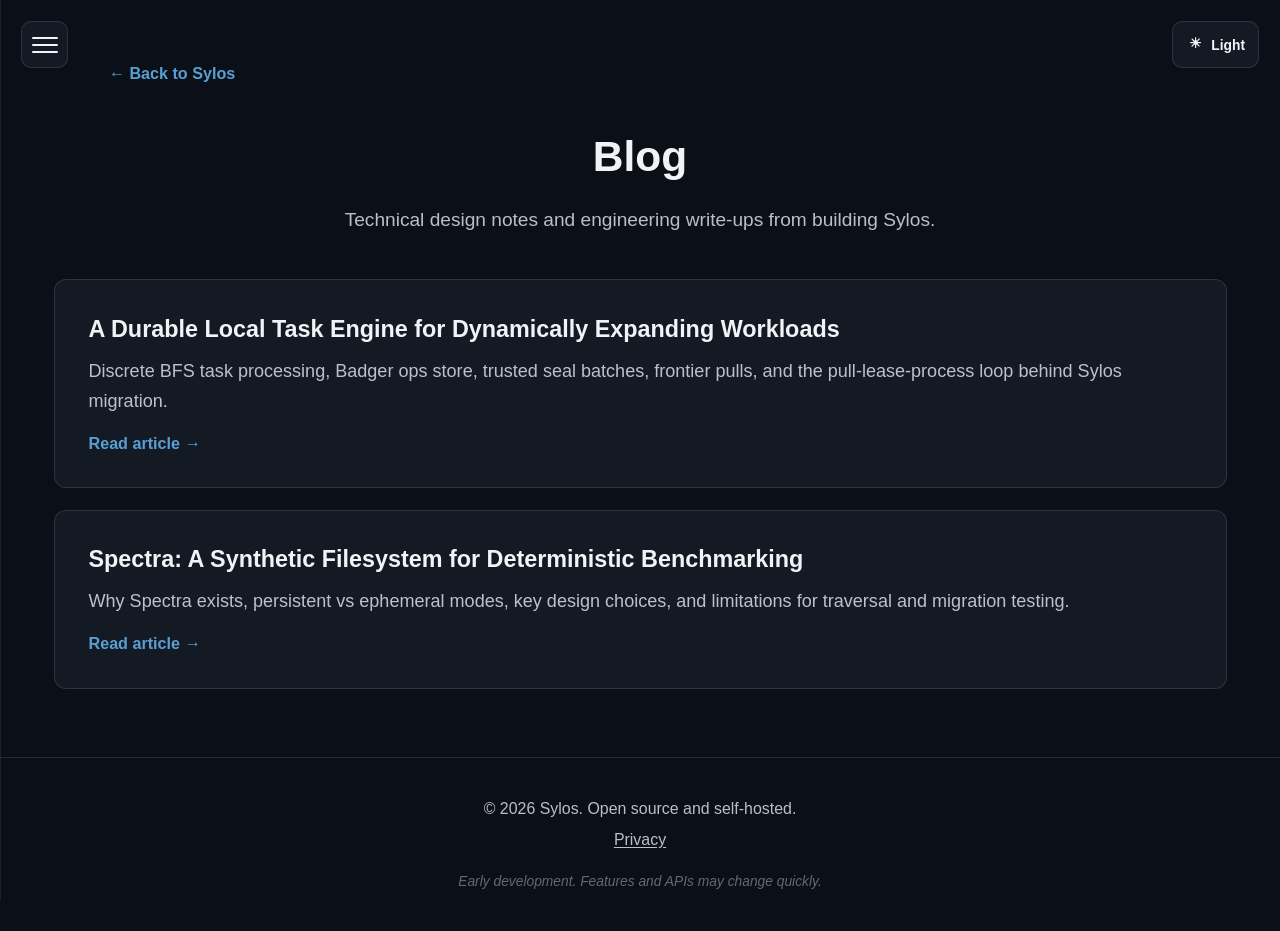
<file: blog/index.html>
<!DOCTYPE html>
<html lang="en" data-theme="obsidian">
<head>
    <meta charset="UTF-8">
    <meta name="viewport" content="width=device-width, initial-scale=1.0">
    <script>
(function () {
  try {
    var t = localStorage.getItem("sylos.theme");
    if (!t) {
      var m = document.cookie.match(/(?:^|; )sylos_theme=([^;]*)/);
      t = m ? decodeURIComponent(m[1]) : "";
    }
    t = String(t || "").trim();
    if (t !== "quartz" && t !== "obsidian") t = "obsidian";
    document.documentElement.setAttribute("data-theme", t);
  } catch (e) {
    document.documentElement.setAttribute("data-theme", "obsidian");
  }
})();
    </script>
    <script src="../theme.js"></script>
    <title>Sylos Blog</title>
    <link rel="stylesheet" href="../styles.css">
</head>
<body>
    <div class="sylos-bg-container" aria-hidden="true"></div>

    <main class="blog-page">
        <div class="container">
            <nav class="blog-nav" aria-label="Blog navigation">
                <a href="../index.html" class="blog-back-link">&larr; Back to Sylos</a>
            </nav>

            <header class="blog-header">
                <h1>Blog</h1>
                <p class="blog-header-lead">Technical design notes and engineering write-ups from building Sylos.</p>
            </header>

            <div class="blog-list">
                <a href="durable-task-engine.html" class="blog-post-card">
                    <h2>A Durable Local Task Engine for Dynamically Expanding Workloads</h2>
                    <p>Discrete BFS task processing, Badger ops store, trusted seal batches, frontier pulls, and the pull-lease-process loop behind Sylos migration.</p>
                    <span class="blog-post-card-link">Read article &rarr;</span>
                </a>
                <a href="spectra.html" class="blog-post-card">
                    <h2>Spectra: A Synthetic Filesystem for Deterministic Benchmarking</h2>
                    <p>Why Spectra exists, persistent vs ephemeral modes, key design choices, and limitations for traversal and migration testing.</p>
                    <span class="blog-post-card-link">Read article &rarr;</span>
                </a>
            </div>
        </div>
    </main>

    <footer>
        <div class="container">
            <p>&copy; 2026 Sylos. Open source and self-hosted.</p>
            <p class="footer-links"><a href="../privacy.html">Privacy</a></p>
            <p class="alpha-notice">Early development. Features and APIs may change quickly.</p>
        </div>
    </footer>
    <script src="../config.js"></script>
    <script src="../site-nav.js"></script>
</body>
</html>
</file>
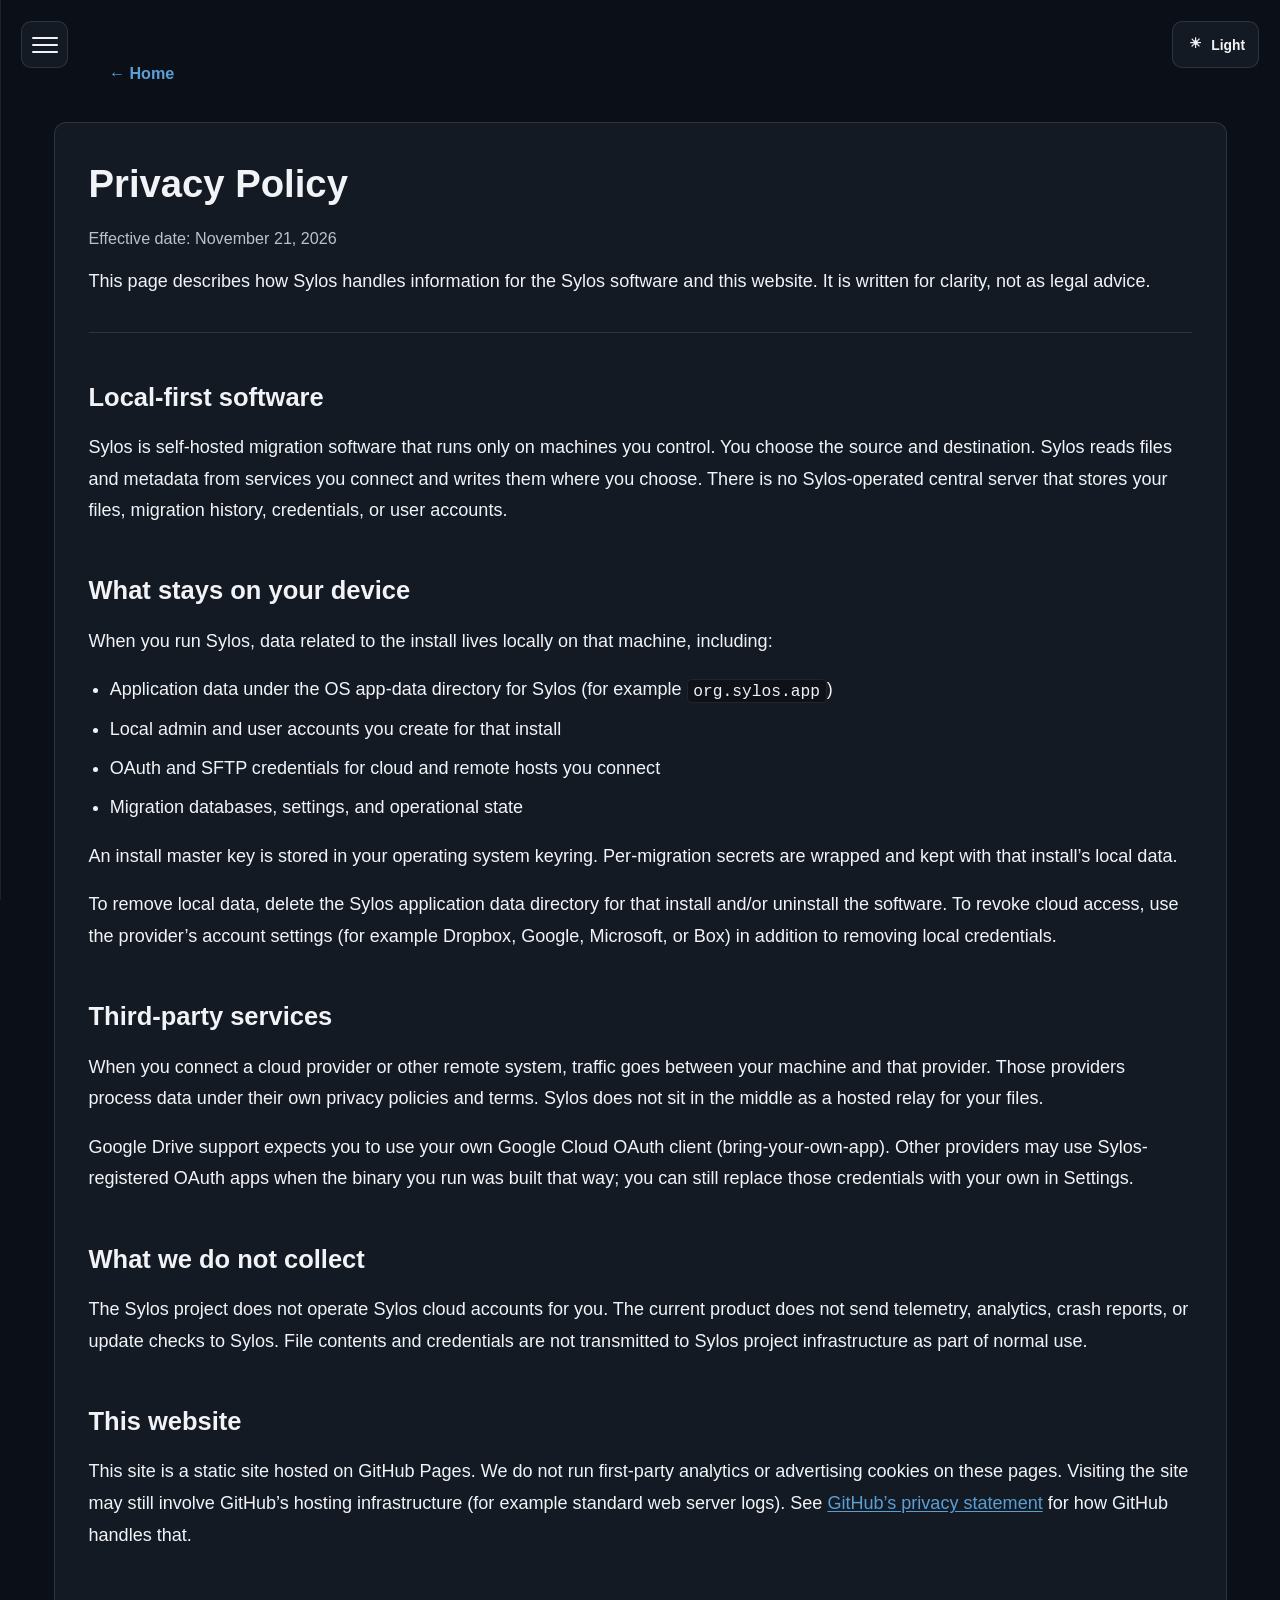
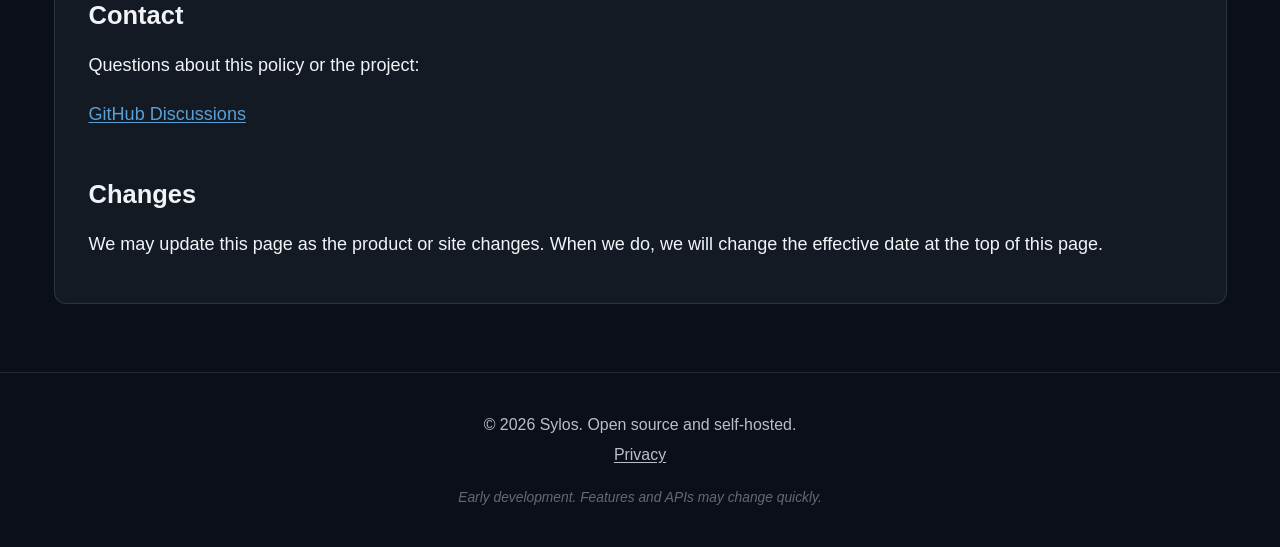
<file: privacy.html>
<!DOCTYPE html>
<html lang="en" data-theme="obsidian">
<head>
    <meta charset="UTF-8">
    <meta name="viewport" content="width=device-width, initial-scale=1.0">
    <script>
(function () {
  try {
    var t = localStorage.getItem("sylos.theme");
    if (!t) {
      var m = document.cookie.match(/(?:^|; )sylos_theme=([^;]*)/);
      t = m ? decodeURIComponent(m[1]) : "";
    }
    t = String(t || "").trim();
    if (t !== "quartz" && t !== "obsidian") t = "obsidian";
    document.documentElement.setAttribute("data-theme", t);
  } catch (e) {
    document.documentElement.setAttribute("data-theme", "obsidian");
  }
})();
    </script>
    <script src="theme.js"></script>
    <title>Privacy Policy — Sylos</title>
    <meta name="description" content="Privacy policy for the Sylos app and website. Local-first; no Sylos central servers store your files or credentials.">
    <link rel="stylesheet" href="styles.css">
</head>
<body>
    <div class="sylos-bg-container" aria-hidden="true"></div>

    <main class="blog-page">
        <div class="container">
            <nav class="blog-nav" aria-label="Page navigation">
                <a href="index.html" class="blog-back-link">&larr; Home</a>
            </nav>

            <article class="blog-article">
                <div class="blog-prose">
                    <h1>Privacy Policy</h1>
                    <p class="paper-meta">Effective date: November 21, 2026</p>
                    <p class="paper-lead">
                        This page describes how Sylos handles information for the Sylos software and this website.
                        It is written for clarity, not as legal advice.
                    </p>

                    <hr>

                    <h2>Local-first software</h2>
                    <p>
                        Sylos is self-hosted migration software that runs only on machines you control.
                        You choose the source and destination. Sylos reads files and metadata from services you connect
                        and writes them where you choose. There is no Sylos-operated central server that stores
                        your files, migration history, credentials, or user accounts.
                    </p>

                    <h2>What stays on your device</h2>
                    <p>
                        When you run Sylos, data related to the install lives locally on that machine, including:
                    </p>
                    <ul>
                        <li>Application data under the OS app-data directory for Sylos (for example <code>org.sylos.app</code>)</li>
                        <li>Local admin and user accounts you create for that install</li>
                        <li>OAuth and SFTP credentials for cloud and remote hosts you connect</li>
                        <li>Migration databases, settings, and operational state</li>
                    </ul>
                    <p>
                        An install master key is stored in your operating system keyring. Per-migration secrets are wrapped
                        and kept with that install’s local data.
                    </p>
                    <p>
                        To remove local data, delete the Sylos application data directory for that install and/or uninstall
                        the software. To revoke cloud access, use the provider’s account settings (for example Dropbox, Google,
                        Microsoft, or Box) in addition to removing local credentials.
                    </p>

                    <h2>Third-party services</h2>
                    <p>
                        When you connect a cloud provider or other remote system, traffic goes between your machine and that
                        provider. Those providers process data under their own privacy policies and terms. Sylos does not
                        sit in the middle as a hosted relay for your files.
                    </p>
                    <p>
                        Google Drive support expects you to use your own Google Cloud OAuth client (bring-your-own-app).
                        Other providers may use Sylos-registered OAuth apps when the binary you run was built that way;
                        you can still replace those credentials with your own in Settings.
                    </p>

                    <h2>What we do not collect</h2>
                    <p>
                        The Sylos project does not operate Sylos cloud accounts for you. The current product does not send
                        telemetry, analytics, crash reports, or update checks to Sylos. File contents and credentials are
                        not transmitted to Sylos project infrastructure as part of normal use.
                    </p>

                    <h2>This website</h2>
                    <p>
                        This site is a static site hosted on GitHub Pages. We do not run first-party analytics or advertising
                        cookies on these pages. Visiting the site may still involve GitHub’s hosting infrastructure
                        (for example standard web server logs). See
                        <a href="https://docs.github.com/en/site-policy/privacy-policies/github-general-privacy-statement" target="_blank" rel="noopener noreferrer">GitHub’s privacy statement</a>
                        for how GitHub handles that.
                    </p>

                    <h2>Contact</h2>
                    <p>
                        Questions about this policy or the project:
                    </p>
                    <p>
                        <a href="https://github.com/orgs/Project-Sylos/discussions" target="_blank" rel="noopener noreferrer">GitHub Discussions</a>
                    </p>

                    <h2>Changes</h2>
                    <p>
                        We may update this page as the product or site changes. When we do, we will change the effective date
                        at the top of this page.
                    </p>
                </div>
            </article>
        </div>
    </main>

    <footer>
        <div class="container">
            <p>&copy; 2026 Sylos. Open source and self-hosted.</p>
            <p class="footer-links"><a href="privacy.html">Privacy</a></p>
            <p class="alpha-notice">Early development. Features and APIs may change quickly.</p>
        </div>
    </footer>
    <script src="config.js"></script>
    <script src="site-nav.js"></script>
</body>
</html>
</file>
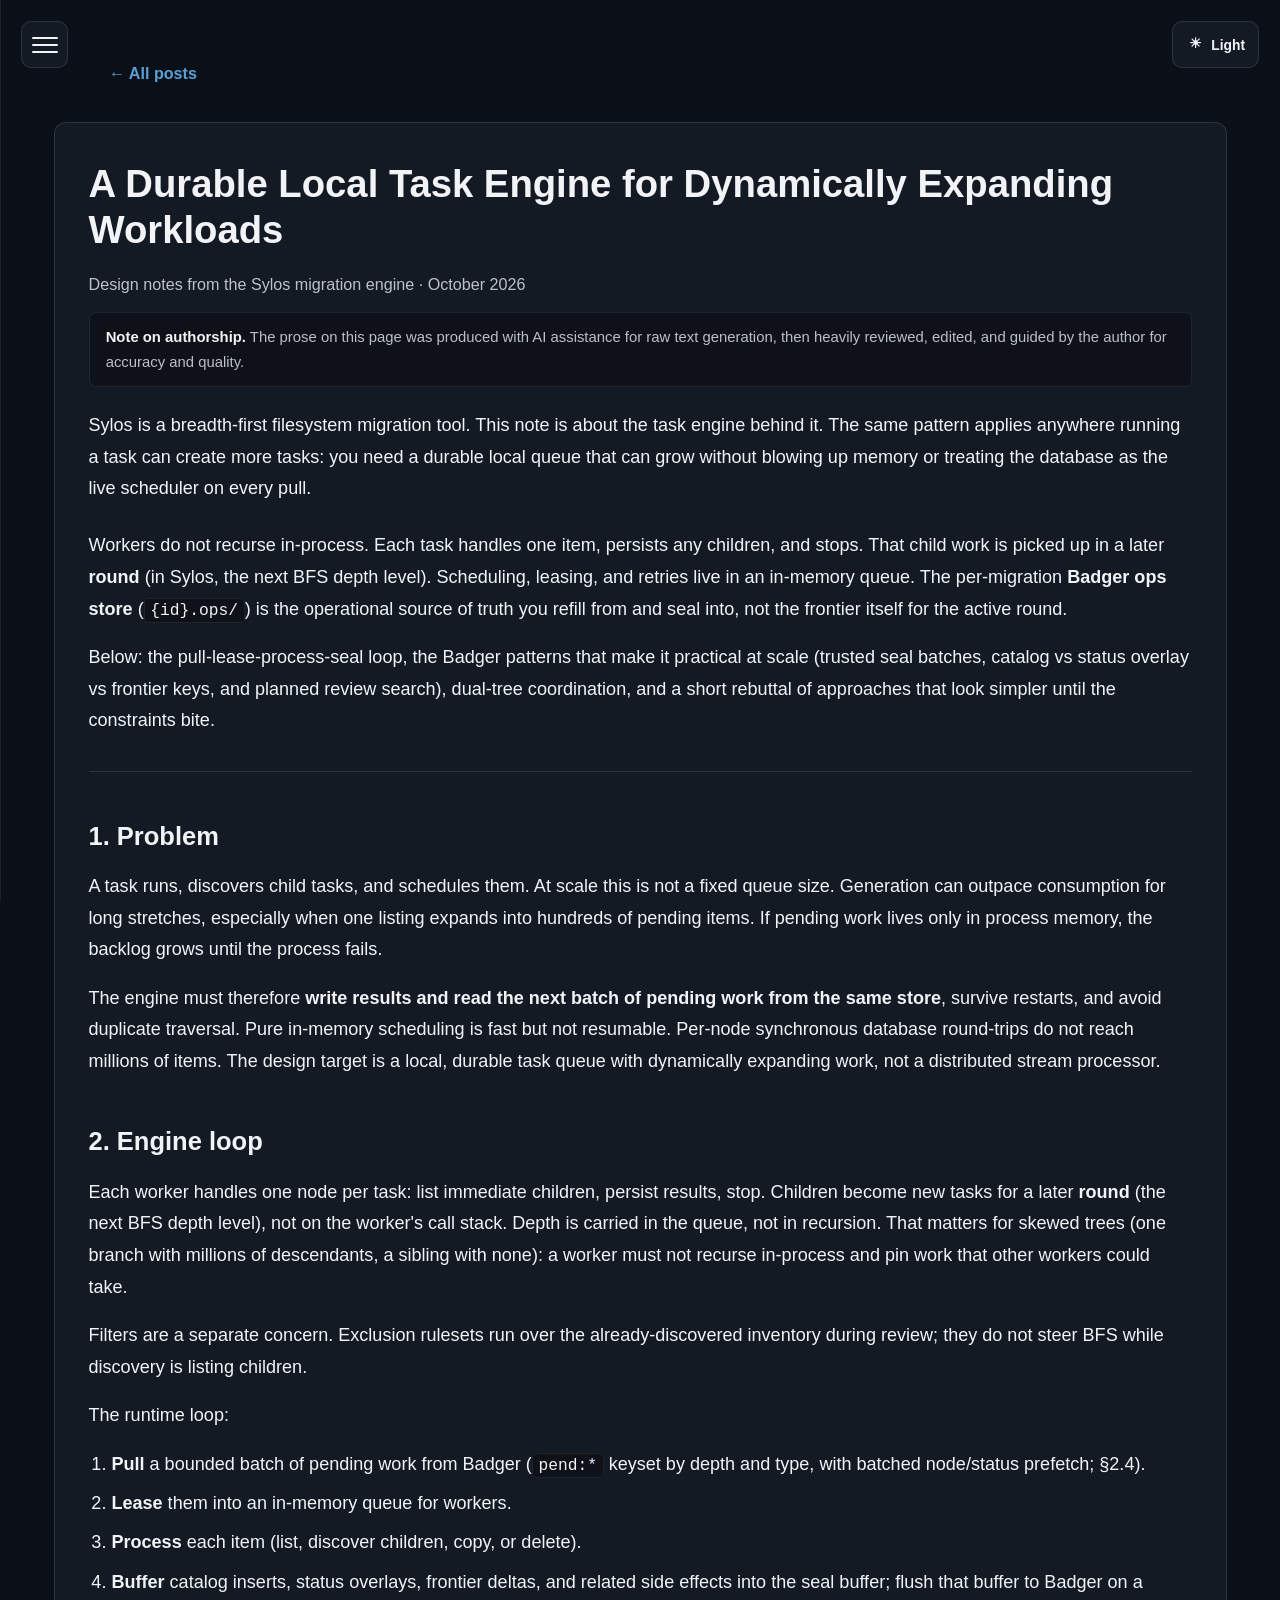
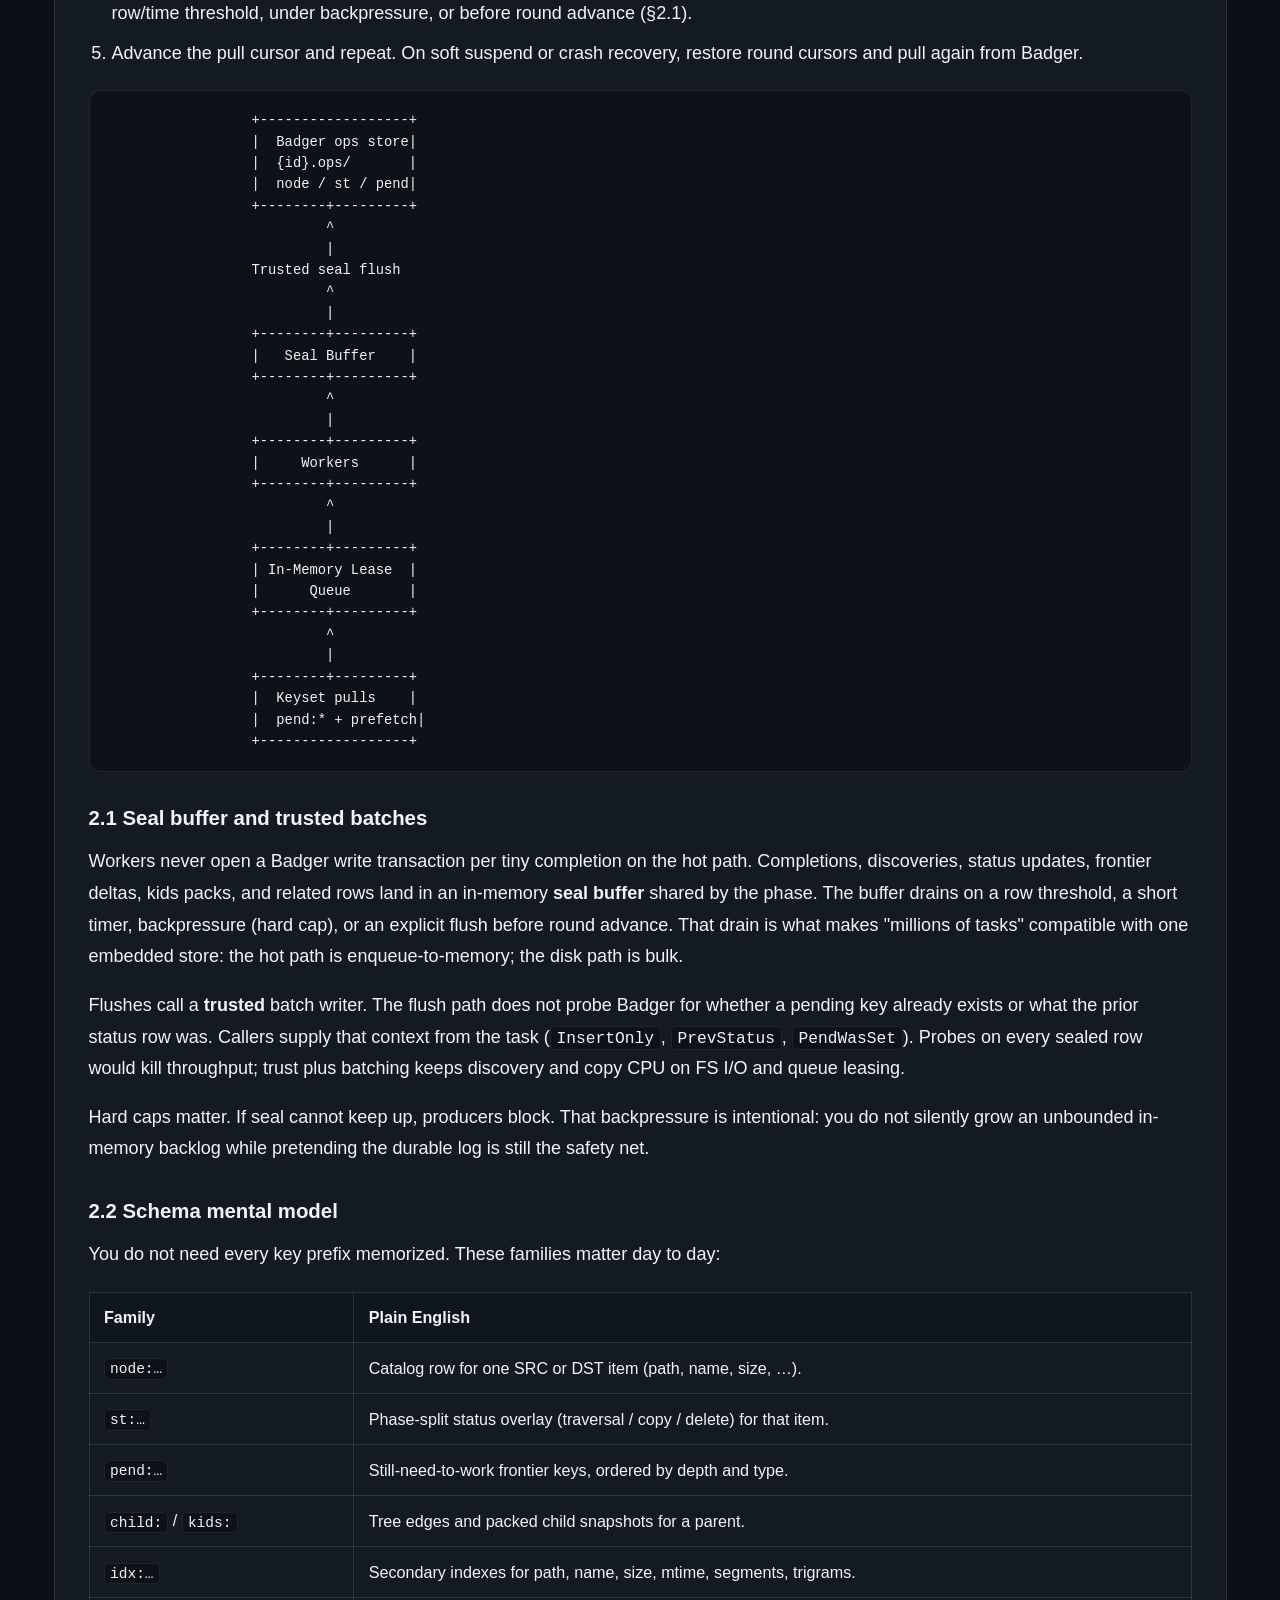
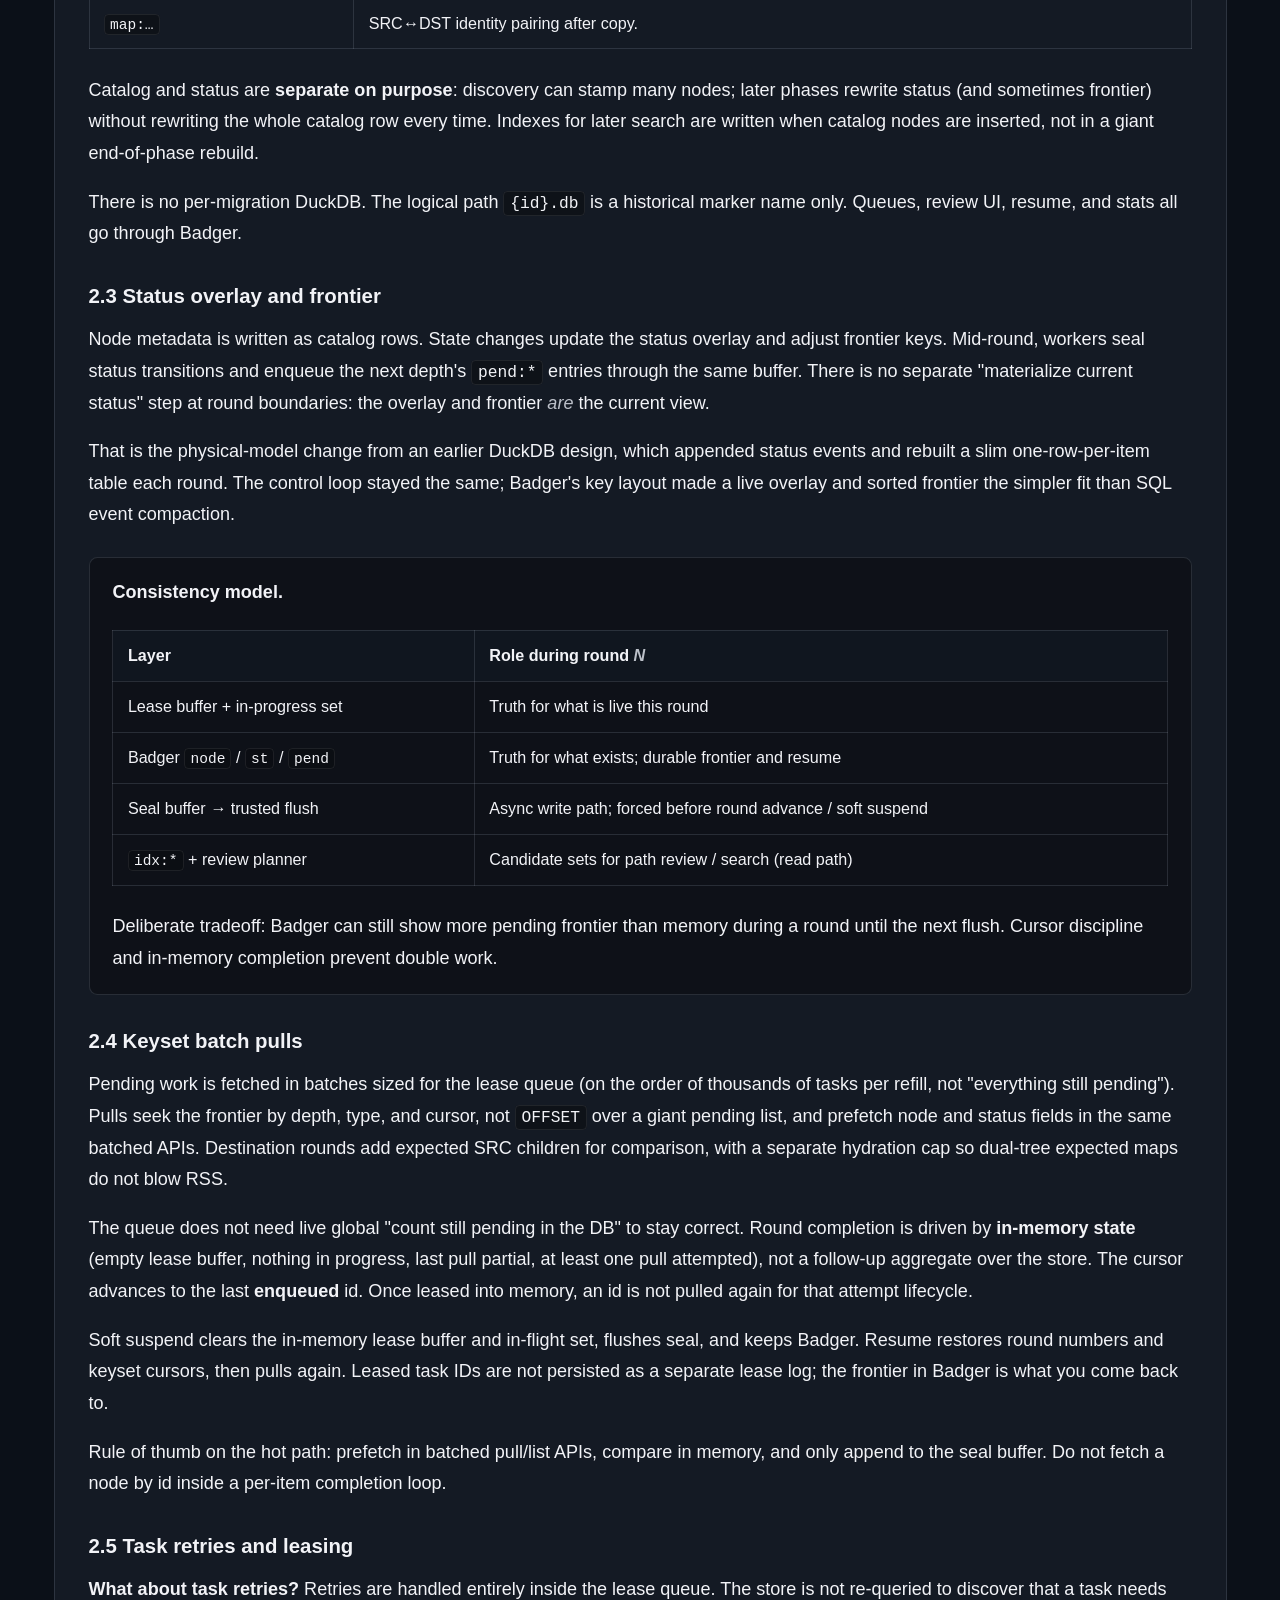
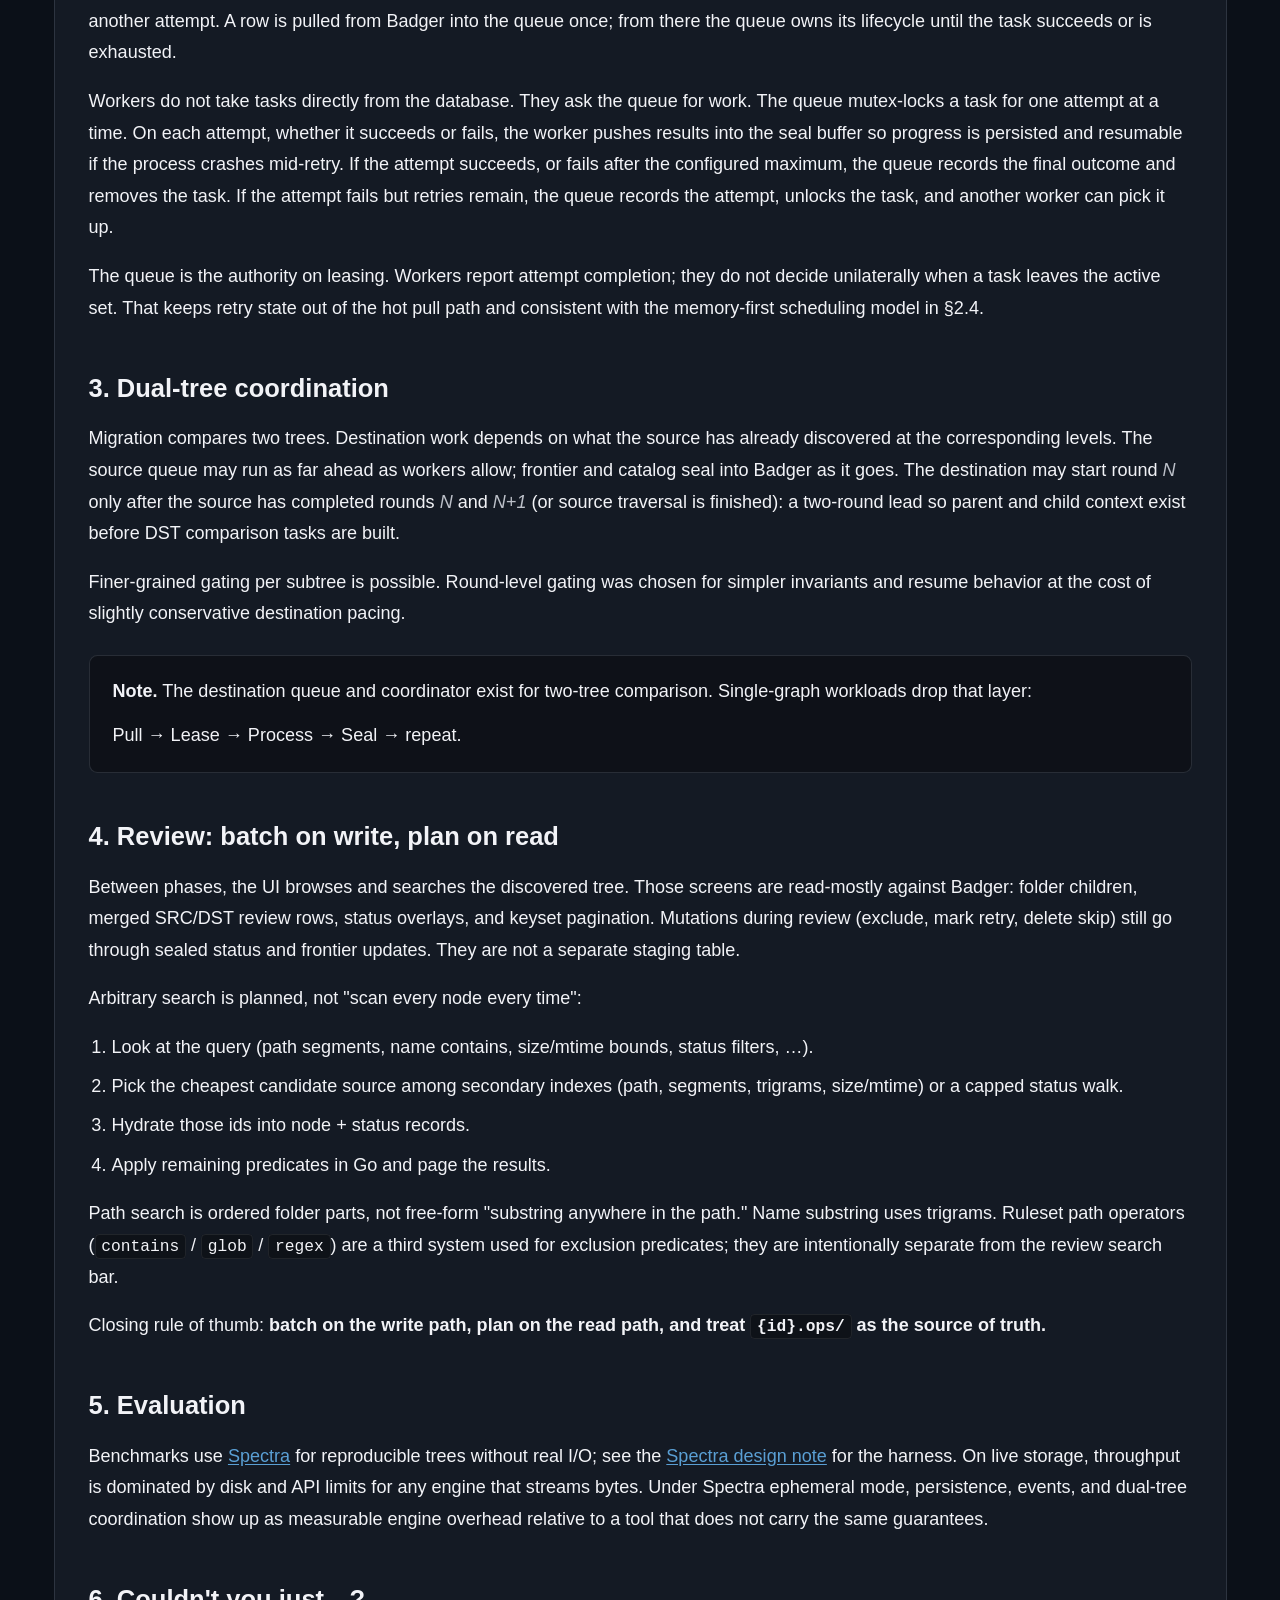
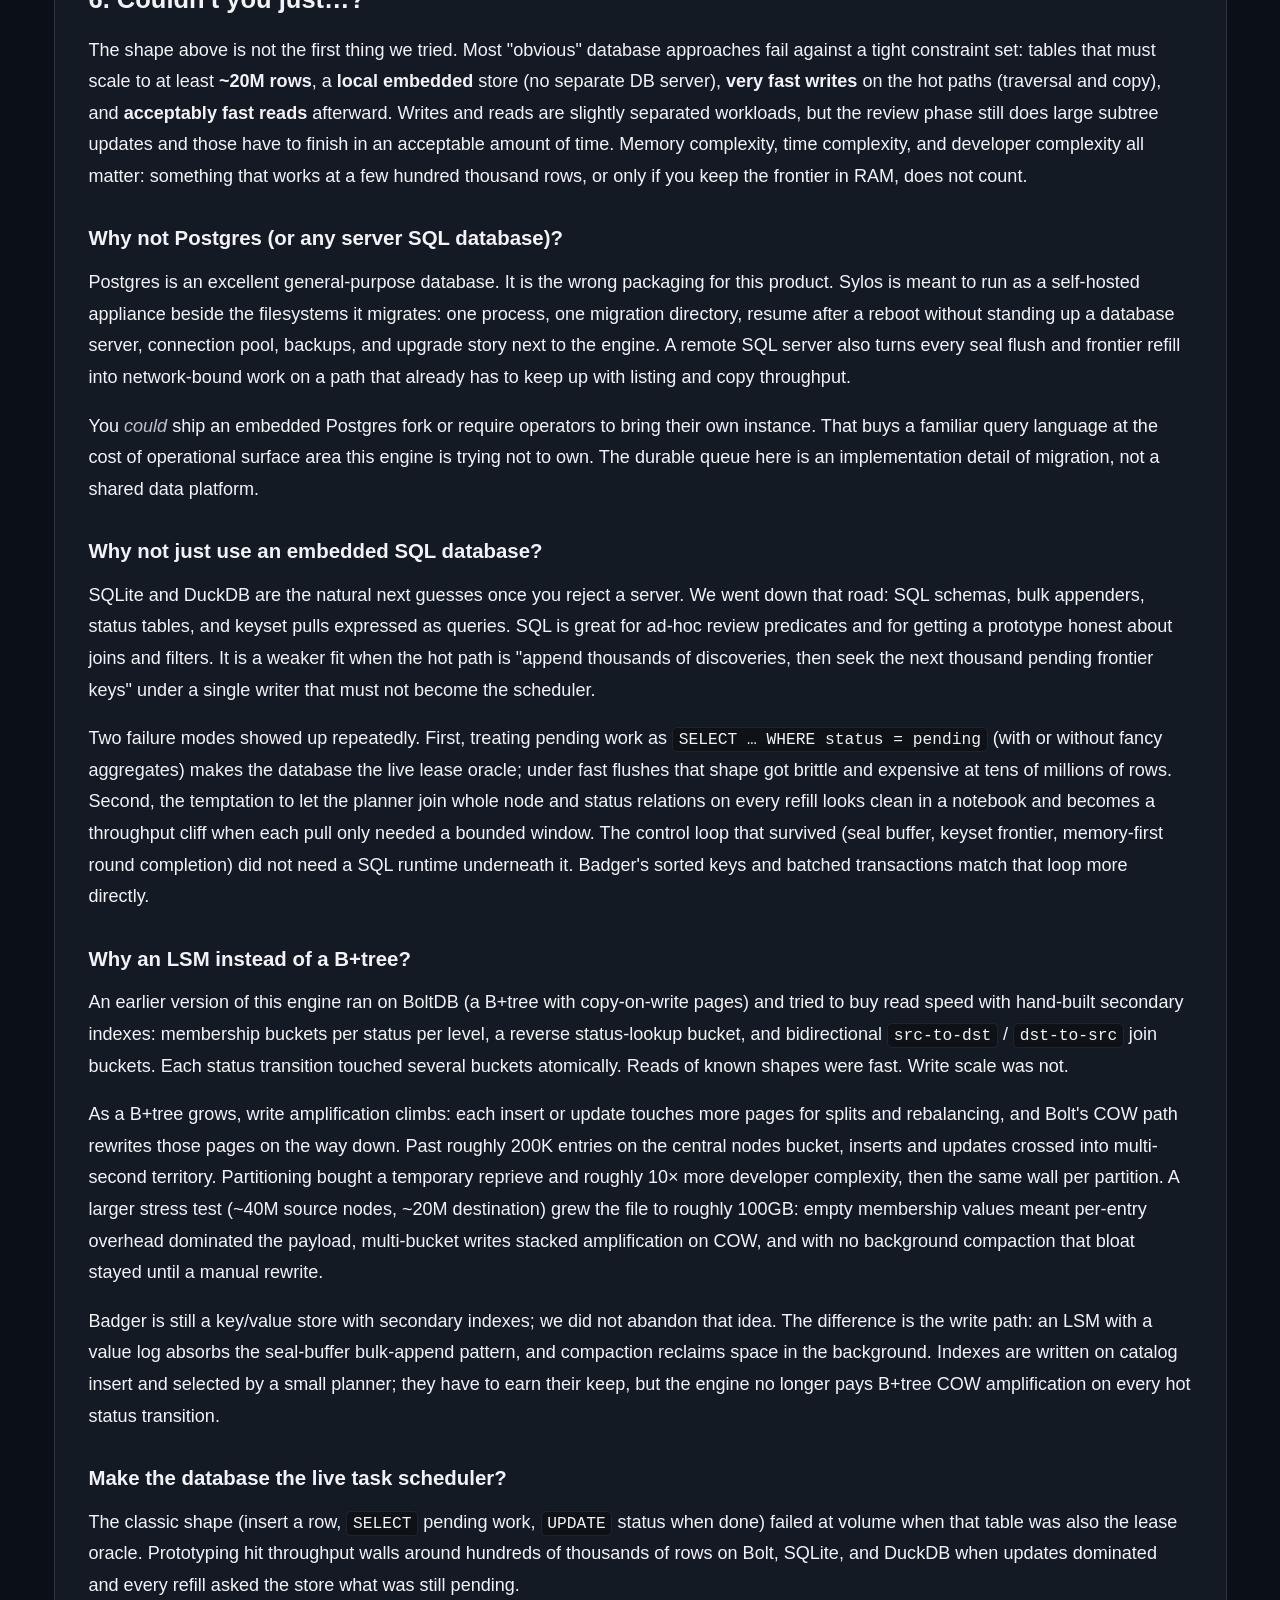
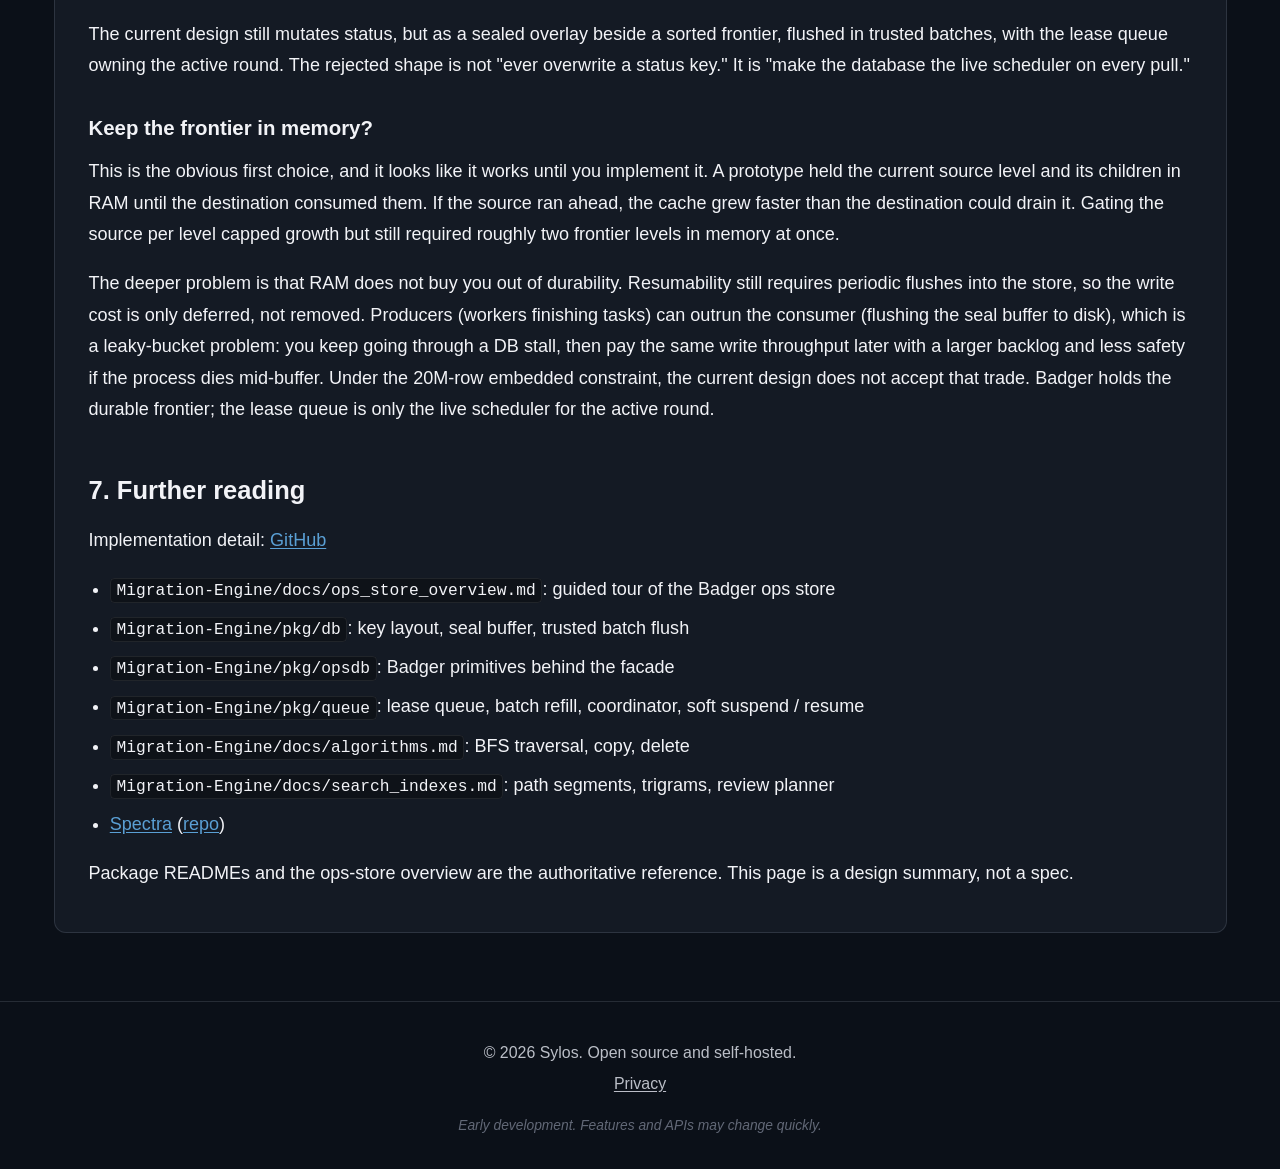
<file: blog/durable-task-engine.html>
<!DOCTYPE html>
<html lang="en" data-theme="obsidian">
<head>
    <meta charset="UTF-8">
    <meta name="viewport" content="width=device-width, initial-scale=1.0">
    <script>
(function () {
  try {
    var t = localStorage.getItem("sylos.theme");
    if (!t) {
      var m = document.cookie.match(/(?:^|; )sylos_theme=([^;]*)/);
      t = m ? decodeURIComponent(m[1]) : "";
    }
    t = String(t || "").trim();
    if (t !== "quartz" && t !== "obsidian") t = "obsidian";
    document.documentElement.setAttribute("data-theme", t);
  } catch (e) {
    document.documentElement.setAttribute("data-theme", "obsidian");
  }
})();
    </script>
    <script src="../theme.js"></script>
    <title>A Durable Local Task Engine for Dynamically Expanding Workloads</title>
    <link rel="stylesheet" href="../styles.css">
</head>
<body>
    <div class="sylos-bg-container" aria-hidden="true"></div>

    <main class="blog-page">
        <div class="container">
            <nav class="blog-nav" aria-label="Blog navigation">
                <a href="index.html" class="blog-back-link">&larr; All posts</a>
            </nav>

            <article class="blog-article">
                <div class="blog-prose">
                    <h1>A Durable Local Task Engine for Dynamically Expanding Workloads</h1>
                    <p class="paper-meta">Design notes from the Sylos migration engine &middot; October 2026</p>
                    <p class="paper-disclosure"><strong>Note on authorship.</strong> The prose on this page was produced with AI assistance for raw text generation, then heavily reviewed, edited, and guided by the author for accuracy and quality.</p>

                    <p class="paper-lead">
                        Sylos is a breadth-first filesystem migration tool. This note is about the task engine behind it. The same pattern applies anywhere running a task can create more tasks: you need a durable local queue that can grow without blowing up memory or treating the database as the live scheduler on every pull.
                    </p>
                    <p>
                        Workers do not recurse in-process. Each task handles one item, persists any children, and stops. That child work is picked up in a later <strong>round</strong> (in Sylos, the next BFS depth level). Scheduling, leasing, and retries live in an in-memory queue. The per-migration <strong>Badger ops store</strong> (<code>{id}.ops/</code>) is the operational source of truth you refill from and seal into, not the frontier itself for the active round.
                    </p>
                    <p>
                        Below: the pull-lease-process-seal loop, the Badger patterns that make it practical at scale (trusted seal batches, catalog vs status overlay vs frontier keys, and planned review search), dual-tree coordination, and a short rebuttal of approaches that look simpler until the constraints bite.
                    </p>

                    <hr>

                    <h2>1. Problem</h2>
                    <p>
                        A task runs, discovers child tasks, and schedules them. At scale this is not a fixed queue size. Generation can outpace consumption for long stretches, especially when one listing expands into hundreds of pending items. If pending work lives only in process memory, the backlog grows until the process fails.
                    </p>
                    <p>
                        The engine must therefore <strong>write results and read the next batch of pending work from the same store</strong>, survive restarts, and avoid duplicate traversal. Pure in-memory scheduling is fast but not resumable. Per-node synchronous database round-trips do not reach millions of items. The design target is a local, durable task queue with dynamically expanding work, not a distributed stream processor.
                    </p>

                    <h2>2. Engine loop</h2>
                    <p>
                        Each worker handles one node per task: list immediate children, persist results, stop. Children become new tasks for a later <strong>round</strong> (the next BFS depth level), not on the worker's call stack. Depth is carried in the queue, not in recursion. That matters for skewed trees (one branch with millions of descendants, a sibling with none): a worker must not recurse in-process and pin work that other workers could take.
                    </p>
                    <p>
                        Filters are a separate concern. Exclusion rulesets run over the already-discovered inventory during review; they do not steer BFS while discovery is listing children.
                    </p>
                    <p>
                        The runtime loop:
                    </p>
                    <ol>
                        <li><strong>Pull</strong> a bounded batch of pending work from Badger (<code>pend:*</code> keyset by depth and type, with batched node/status prefetch; §2.4).</li>
                        <li><strong>Lease</strong> them into an in-memory queue for workers.</li>
                        <li><strong>Process</strong> each item (list, discover children, copy, or delete).</li>
                        <li><strong>Buffer</strong> catalog inserts, status overlays, frontier deltas, and related side effects into the seal buffer; flush that buffer to Badger on a row/time threshold, under backpressure, or before round advance (§2.1).</li>
                        <li>Advance the pull cursor and repeat. On soft suspend or crash recovery, restore round cursors and pull again from Badger.</li>
                    </ol>

                    <pre><code>                 +------------------+
                 |  Badger ops store|
                 |  {id}.ops/       |
                 |  node / st / pend|
                 +--------+---------+
                          ^
                          |
                 Trusted seal flush
                          ^
                          |
                 +--------+---------+
                 |   Seal Buffer    |
                 +--------+---------+
                          ^
                          |
                 +--------+---------+
                 |     Workers      |
                 +--------+---------+
                          ^
                          |
                 +--------+---------+
                 | In-Memory Lease  |
                 |      Queue       |
                 +--------+---------+
                          ^
                          |
                 +--------+---------+
                 |  Keyset pulls    |
                 |  pend:* + prefetch|
                 +------------------+</code></pre>

                    <h3>2.1 Seal buffer and trusted batches</h3>
                    <p>
                        Workers never open a Badger write transaction per tiny completion on the hot path. Completions, discoveries, status updates, frontier deltas, kids packs, and related rows land in an in-memory <strong>seal buffer</strong> shared by the phase. The buffer drains on a row threshold, a short timer, backpressure (hard cap), or an explicit flush before round advance. That drain is what makes "millions of tasks" compatible with one embedded store: the hot path is enqueue-to-memory; the disk path is bulk.
                    </p>
                    <p>
                        Flushes call a <strong>trusted</strong> batch writer. The flush path does not probe Badger for whether a pending key already exists or what the prior status row was. Callers supply that context from the task (<code>InsertOnly</code>, <code>PrevStatus</code>, <code>PendWasSet</code>). Probes on every sealed row would kill throughput; trust plus batching keeps discovery and copy CPU on FS I/O and queue leasing.
                    </p>
                    <p>
                        Hard caps matter. If seal cannot keep up, producers block. That backpressure is intentional: you do not silently grow an unbounded in-memory backlog while pretending the durable log is still the safety net.
                    </p>

                    <h3>2.2 Schema mental model</h3>
                    <p>
                        You do not need every key prefix memorized. These families matter day to day:
                    </p>
                    <table>
                        <thead>
                            <tr>
                                <th>Family</th>
                                <th>Plain English</th>
                            </tr>
                        </thead>
                        <tbody>
                            <tr>
                                <td><code>node:…</code></td>
                                <td>Catalog row for one SRC or DST item (path, name, size, …).</td>
                            </tr>
                            <tr>
                                <td><code>st:…</code></td>
                                <td>Phase-split status overlay (traversal / copy / delete) for that item.</td>
                            </tr>
                            <tr>
                                <td><code>pend:…</code></td>
                                <td>Still-need-to-work frontier keys, ordered by depth and type.</td>
                            </tr>
                            <tr>
                                <td><code>child:</code> / <code>kids:</code></td>
                                <td>Tree edges and packed child snapshots for a parent.</td>
                            </tr>
                            <tr>
                                <td><code>idx:…</code></td>
                                <td>Secondary indexes for path, name, size, mtime, segments, trigrams.</td>
                            </tr>
                            <tr>
                                <td><code>map:…</code></td>
                                <td>SRC↔DST identity pairing after copy.</td>
                            </tr>
                        </tbody>
                    </table>
                    <p>
                        Catalog and status are <strong>separate on purpose</strong>: discovery can stamp many nodes; later phases rewrite status (and sometimes frontier) without rewriting the whole catalog row every time. Indexes for later search are written when catalog nodes are inserted, not in a giant end-of-phase rebuild.
                    </p>
                    <p>
                        There is no per-migration DuckDB. The logical path <code>{id}.db</code> is a historical marker name only. Queues, review UI, resume, and stats all go through Badger.
                    </p>

                    <h3>2.3 Status overlay and frontier</h3>
                    <p>
                        Node metadata is written as catalog rows. State changes update the status overlay and adjust frontier keys. Mid-round, workers seal status transitions and enqueue the next depth's <code>pend:*</code> entries through the same buffer. There is no separate "materialize current status" step at round boundaries: the overlay and frontier <em>are</em> the current view.
                    </p>
                    <p>
                        That is the physical-model change from an earlier DuckDB design, which appended status events and rebuilt a slim one-row-per-item table each round. The control loop stayed the same; Badger's key layout made a live overlay and sorted frontier the simpler fit than SQL event compaction.
                    </p>
                    <div class="paper-note">
                        <p><strong>Consistency model.</strong></p>
                        <table>
                            <thead>
                                <tr>
                                    <th>Layer</th>
                                    <th>Role during round <em>N</em></th>
                                </tr>
                            </thead>
                            <tbody>
                                <tr>
                                    <td>Lease buffer + in-progress set</td>
                                    <td>Truth for what is live this round</td>
                                </tr>
                                <tr>
                                    <td>Badger <code>node</code> / <code>st</code> / <code>pend</code></td>
                                    <td>Truth for what exists; durable frontier and resume</td>
                                </tr>
                                <tr>
                                    <td>Seal buffer → trusted flush</td>
                                    <td>Async write path; forced before round advance / soft suspend</td>
                                </tr>
                                <tr>
                                    <td><code>idx:*</code> + review planner</td>
                                    <td>Candidate sets for path review / search (read path)</td>
                                </tr>
                            </tbody>
                        </table>
                        <p>Deliberate tradeoff: Badger can still show more pending frontier than memory during a round until the next flush. Cursor discipline and in-memory completion prevent double work.</p>
                    </div>

                    <h3>2.4 Keyset batch pulls</h3>
                    <p>
                        Pending work is fetched in batches sized for the lease queue (on the order of thousands of tasks per refill, not "everything still pending"). Pulls seek the frontier by depth, type, and cursor, not <code>OFFSET</code> over a giant pending list, and prefetch node and status fields in the same batched APIs. Destination rounds add expected SRC children for comparison, with a separate hydration cap so dual-tree expected maps do not blow RSS.
                    </p>
                    <p>
                        The queue does not need live global "count still pending in the DB" to stay correct. Round completion is driven by <strong>in-memory state</strong> (empty lease buffer, nothing in progress, last pull partial, at least one pull attempted), not a follow-up aggregate over the store. The cursor advances to the last <strong>enqueued</strong> id. Once leased into memory, an id is not pulled again for that attempt lifecycle.
                    </p>
                    <p>
                        Soft suspend clears the in-memory lease buffer and in-flight set, flushes seal, and keeps Badger. Resume restores round numbers and keyset cursors, then pulls again. Leased task IDs are not persisted as a separate lease log; the frontier in Badger is what you come back to.
                    </p>
                    <p>
                        Rule of thumb on the hot path: prefetch in batched pull/list APIs, compare in memory, and only append to the seal buffer. Do not fetch a node by id inside a per-item completion loop.
                    </p>

                    <h3>2.5 Task retries and leasing</h3>
                    <p>
                        <strong>What about task retries?</strong> Retries are handled entirely inside the lease queue. The store is not re-queried to discover that a task needs another attempt. A row is pulled from Badger into the queue once; from there the queue owns its lifecycle until the task succeeds or is exhausted.
                    </p>
                    <p>
                        Workers do not take tasks directly from the database. They ask the queue for work. The queue mutex-locks a task for one attempt at a time. On each attempt, whether it succeeds or fails, the worker pushes results into the seal buffer so progress is persisted and resumable if the process crashes mid-retry. If the attempt succeeds, or fails after the configured maximum, the queue records the final outcome and removes the task. If the attempt fails but retries remain, the queue records the attempt, unlocks the task, and another worker can pick it up.
                    </p>
                    <p>
                        The queue is the authority on leasing. Workers report attempt completion; they do not decide unilaterally when a task leaves the active set. That keeps retry state out of the hot pull path and consistent with the memory-first scheduling model in §2.4.
                    </p>

                    <h2>3. Dual-tree coordination</h2>
                    <p>
                        Migration compares two trees. Destination work depends on what the source has already discovered at the corresponding levels. The source queue may run as far ahead as workers allow; frontier and catalog seal into Badger as it goes. The destination may start round <em>N</em> only after the source has completed rounds <em>N</em> and <em>N+1</em> (or source traversal is finished): a two-round lead so parent and child context exist before DST comparison tasks are built.
                    </p>
                    <p>
                        Finer-grained gating per subtree is possible. Round-level gating was chosen for simpler invariants and resume behavior at the cost of slightly conservative destination pacing.
                    </p>
                    <div class="paper-note">
                        <p><strong>Note.</strong> The destination queue and coordinator exist for two-tree comparison. Single-graph workloads drop that layer:</p>
                        <p>Pull → Lease → Process → Seal → repeat.</p>
                    </div>

                    <h2>4. Review: batch on write, plan on read</h2>
                    <p>
                        Between phases, the UI browses and searches the discovered tree. Those screens are read-mostly against Badger: folder children, merged SRC/DST review rows, status overlays, and keyset pagination. Mutations during review (exclude, mark retry, delete skip) still go through sealed status and frontier updates. They are not a separate staging table.
                    </p>
                    <p>
                        Arbitrary search is planned, not "scan every node every time":
                    </p>
                    <ol>
                        <li>Look at the query (path segments, name contains, size/mtime bounds, status filters, …).</li>
                        <li>Pick the cheapest candidate source among secondary indexes (path, segments, trigrams, size/mtime) or a capped status walk.</li>
                        <li>Hydrate those ids into node + status records.</li>
                        <li>Apply remaining predicates in Go and page the results.</li>
                    </ol>
                    <p>
                        Path search is ordered folder parts, not free-form "substring anywhere in the path." Name substring uses trigrams. Ruleset path operators (<code>contains</code> / <code>glob</code> / <code>regex</code>) are a third system used for exclusion predicates; they are intentionally separate from the review search bar.
                    </p>
                    <p>
                        Closing rule of thumb: <strong>batch on the write path, plan on the read path, and treat <code>{id}.ops/</code> as the source of truth.</strong>
                    </p>

                    <h2>5. Evaluation</h2>
                    <p>
                        Benchmarks use <a href="spectra.html">Spectra</a> for reproducible trees without real I/O; see the <a href="spectra.html">Spectra design note</a> for the harness. On live storage, throughput is dominated by disk and API limits for any engine that streams bytes. Under Spectra ephemeral mode, persistence, events, and dual-tree coordination show up as measurable engine overhead relative to a tool that does not carry the same guarantees.
                    </p>

                    <h2>6. Couldn't you just&hellip;?</h2>
                    <p>
                        The shape above is not the first thing we tried. Most "obvious" database approaches fail against a tight constraint set: tables that must scale to at least <strong>~20M rows</strong>, a <strong>local embedded</strong> store (no separate DB server), <strong>very fast writes</strong> on the hot paths (traversal and copy), and <strong>acceptably fast reads</strong> afterward. Writes and reads are slightly separated workloads, but the review phase still does large subtree updates and those have to finish in an acceptable amount of time. Memory complexity, time complexity, and developer complexity all matter: something that works at a few hundred thousand rows, or only if you keep the frontier in RAM, does not count.
                    </p>

                    <h3>Why not Postgres (or any server SQL database)?</h3>
                    <p>
                        Postgres is an excellent general-purpose database. It is the wrong packaging for this product. Sylos is meant to run as a self-hosted appliance beside the filesystems it migrates: one process, one migration directory, resume after a reboot without standing up a database server, connection pool, backups, and upgrade story next to the engine. A remote SQL server also turns every seal flush and frontier refill into network-bound work on a path that already has to keep up with listing and copy throughput.
                    </p>
                    <p>
                        You <em>could</em> ship an embedded Postgres fork or require operators to bring their own instance. That buys a familiar query language at the cost of operational surface area this engine is trying not to own. The durable queue here is an implementation detail of migration, not a shared data platform.
                    </p>

                    <h3>Why not just use an embedded SQL database?</h3>
                    <p>
                        SQLite and DuckDB are the natural next guesses once you reject a server. We went down that road: SQL schemas, bulk appenders, status tables, and keyset pulls expressed as queries. SQL is great for ad-hoc review predicates and for getting a prototype honest about joins and filters. It is a weaker fit when the hot path is "append thousands of discoveries, then seek the next thousand pending frontier keys" under a single writer that must not become the scheduler.
                    </p>
                    <p>
                        Two failure modes showed up repeatedly. First, treating pending work as <code>SELECT … WHERE status = pending</code> (with or without fancy aggregates) makes the database the live lease oracle; under fast flushes that shape got brittle and expensive at tens of millions of rows. Second, the temptation to let the planner join whole node and status relations on every refill looks clean in a notebook and becomes a throughput cliff when each pull only needed a bounded window. The control loop that survived (seal buffer, keyset frontier, memory-first round completion) did not need a SQL runtime underneath it. Badger's sorted keys and batched transactions match that loop more directly.
                    </p>

                    <h3>Why an LSM instead of a B+tree?</h3>
                    <p>
                        An earlier version of this engine ran on BoltDB (a B+tree with copy-on-write pages) and tried to buy read speed with hand-built secondary indexes: membership buckets per status per level, a reverse status-lookup bucket, and bidirectional <code>src-to-dst</code> / <code>dst-to-src</code> join buckets. Each status transition touched several buckets atomically. Reads of known shapes were fast. Write scale was not.
                    </p>
                    <p>
                        As a B+tree grows, write amplification climbs: each insert or update touches more pages for splits and rebalancing, and Bolt's COW path rewrites those pages on the way down. Past roughly 200K entries on the central nodes bucket, inserts and updates crossed into multi-second territory. Partitioning bought a temporary reprieve and roughly 10× more developer complexity, then the same wall per partition. A larger stress test (~40M source nodes, ~20M destination) grew the file to roughly 100GB: empty membership values meant per-entry overhead dominated the payload, multi-bucket writes stacked amplification on COW, and with no background compaction that bloat stayed until a manual rewrite.
                    </p>
                    <p>
                        Badger is still a key/value store with secondary indexes; we did not abandon that idea. The difference is the write path: an LSM with a value log absorbs the seal-buffer bulk-append pattern, and compaction reclaims space in the background. Indexes are written on catalog insert and selected by a small planner; they have to earn their keep, but the engine no longer pays B+tree COW amplification on every hot status transition.
                    </p>

                    <h3>Make the database the live task scheduler?</h3>
                    <p>
                        The classic shape (insert a row, <code>SELECT</code> pending work, <code>UPDATE</code> status when done) failed at volume when that table was also the lease oracle. Prototyping hit throughput walls around hundreds of thousands of rows on Bolt, SQLite, and DuckDB when updates dominated and every refill asked the store what was still pending.
                    </p>
                    <p>
                        The current design still mutates status, but as a sealed overlay beside a sorted frontier, flushed in trusted batches, with the lease queue owning the active round. The rejected shape is not "ever overwrite a status key." It is "make the database the live scheduler on every pull."
                    </p>

                    <h3>Keep the frontier in memory?</h3>
                    <p>
                        This is the obvious first choice, and it looks like it works until you implement it. A prototype held the current source level and its children in RAM until the destination consumed them. If the source ran ahead, the cache grew faster than the destination could drain it. Gating the source per level capped growth but still required roughly two frontier levels in memory at once.
                    </p>
                    <p>
                        The deeper problem is that RAM does not buy you out of durability. Resumability still requires periodic flushes into the store, so the write cost is only deferred, not removed. Producers (workers finishing tasks) can outrun the consumer (flushing the seal buffer to disk), which is a leaky-bucket problem: you keep going through a DB stall, then pay the same write throughput later with a larger backlog and less safety if the process dies mid-buffer. Under the 20M-row embedded constraint, the current design does not accept that trade. Badger holds the durable frontier; the lease queue is only the live scheduler for the active round.
                    </p>

                    <h2>7. Further reading</h2>
                    <p>
                        Implementation detail: <a href="https://github.com/Project-Sylos">GitHub</a>
                    </p>
                    <ul>
                        <li><code>Migration-Engine/docs/ops_store_overview.md</code>: guided tour of the Badger ops store</li>
                        <li><code>Migration-Engine/pkg/db</code>: key layout, seal buffer, trusted batch flush</li>
                        <li><code>Migration-Engine/pkg/opsdb</code>: Badger primitives behind the facade</li>
                        <li><code>Migration-Engine/pkg/queue</code>: lease queue, batch refill, coordinator, soft suspend / resume</li>
                        <li><code>Migration-Engine/docs/algorithms.md</code>: BFS traversal, copy, delete</li>
                        <li><code>Migration-Engine/docs/search_indexes.md</code>: path segments, trigrams, review planner</li>
                        <li><a href="spectra.html">Spectra</a> (<a href="https://github.com/Project-Sylos/Spectra">repo</a>)</li>
                    </ul>
                    <p>
                        Package READMEs and the ops-store overview are the authoritative reference. This page is a design summary, not a spec.
                    </p>
                </div>
            </article>
        </div>
    </main>

    <footer>
        <div class="container">
            <p>&copy; 2026 Sylos. Open source and self-hosted.</p>
            <p class="footer-links"><a href="../privacy.html">Privacy</a></p>
            <p class="alpha-notice">Early development. Features and APIs may change quickly.</p>
        </div>
    </footer>
    <script src="../config.js"></script>
    <script src="../site-nav.js"></script>
</body>
</html>
</file>
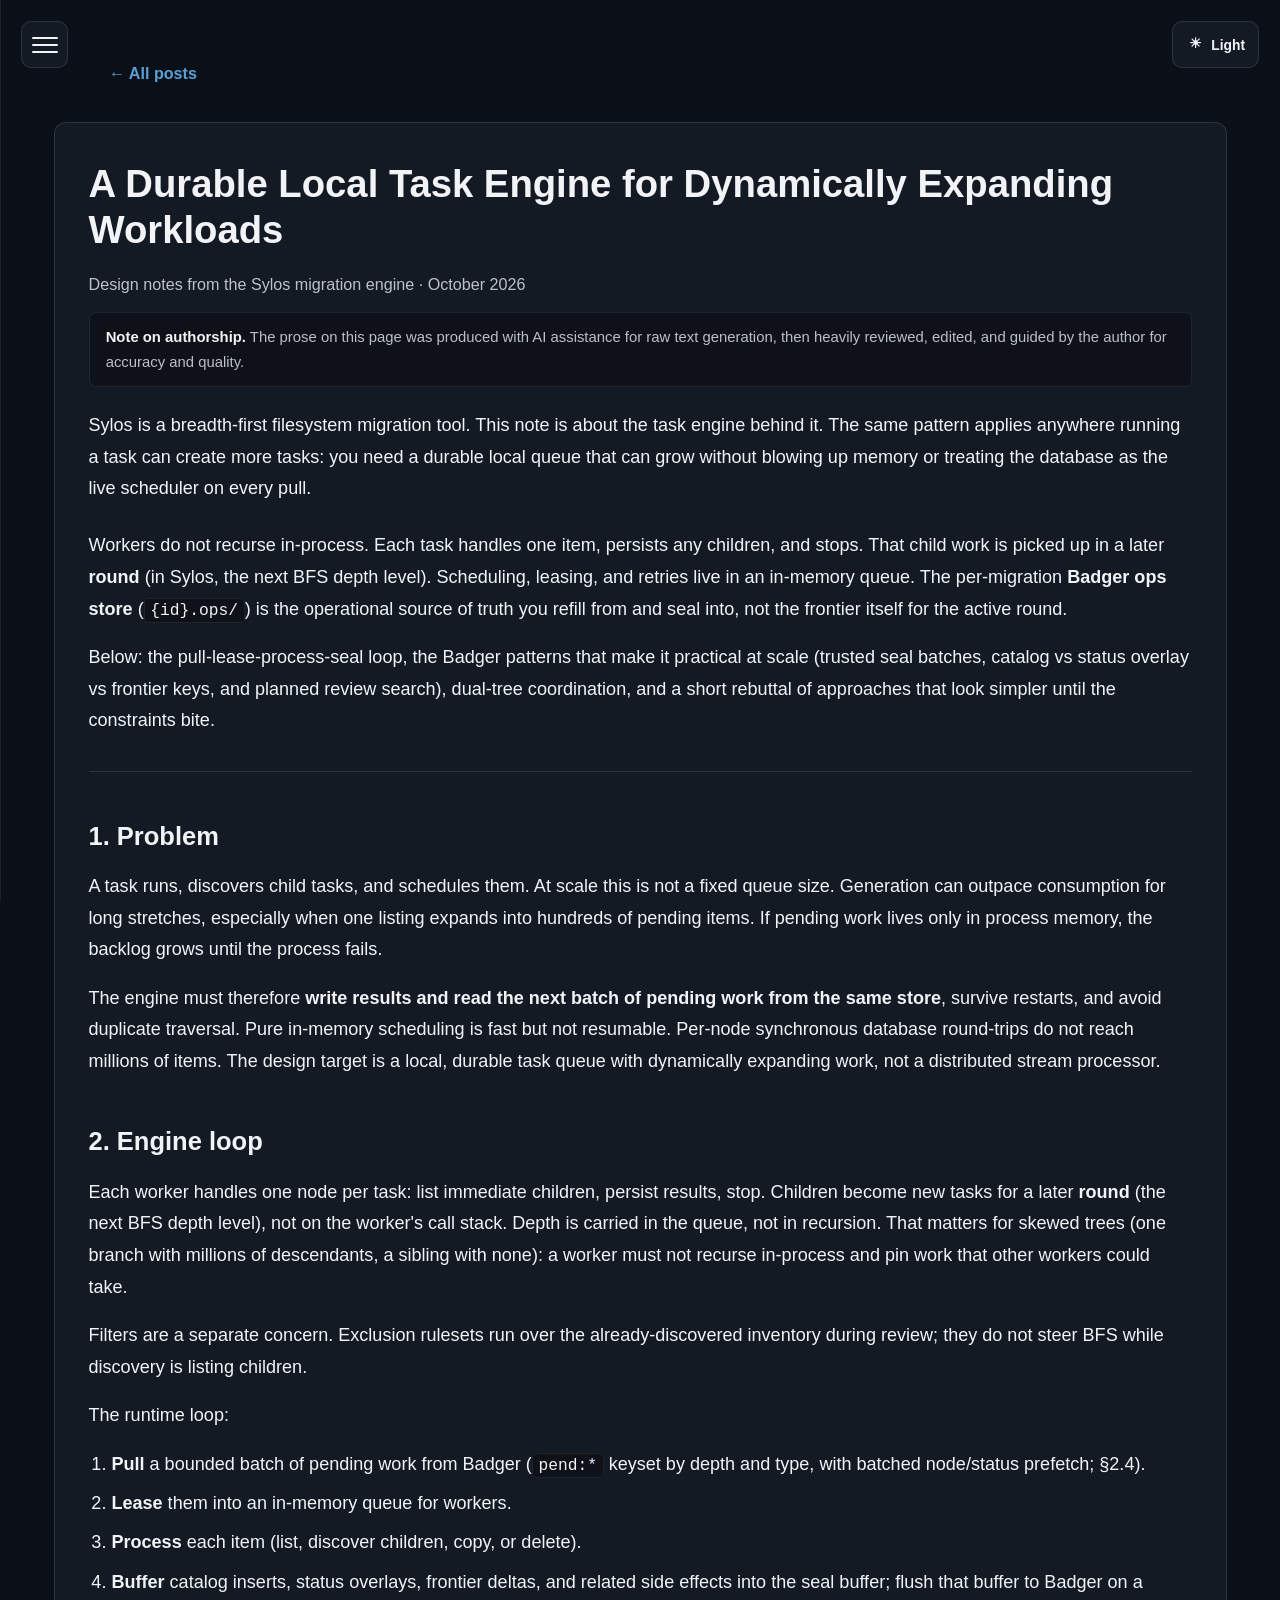
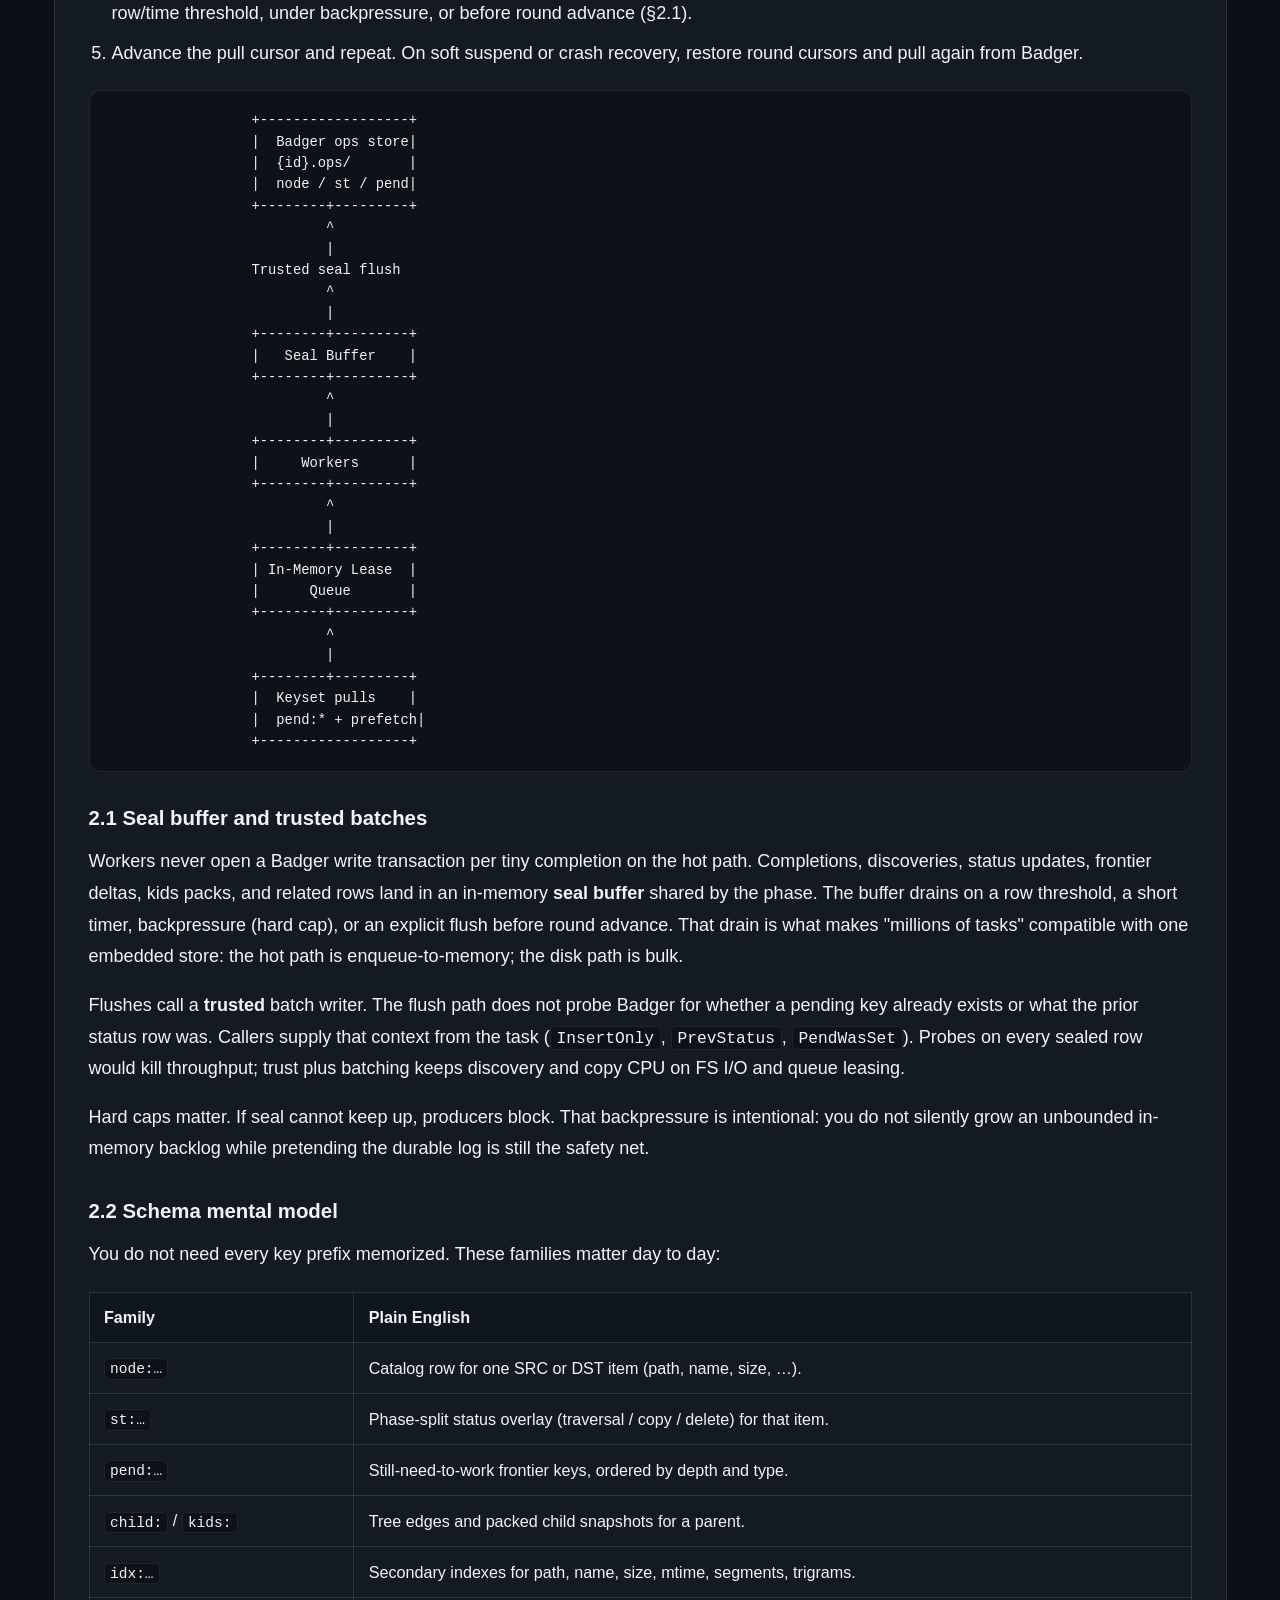
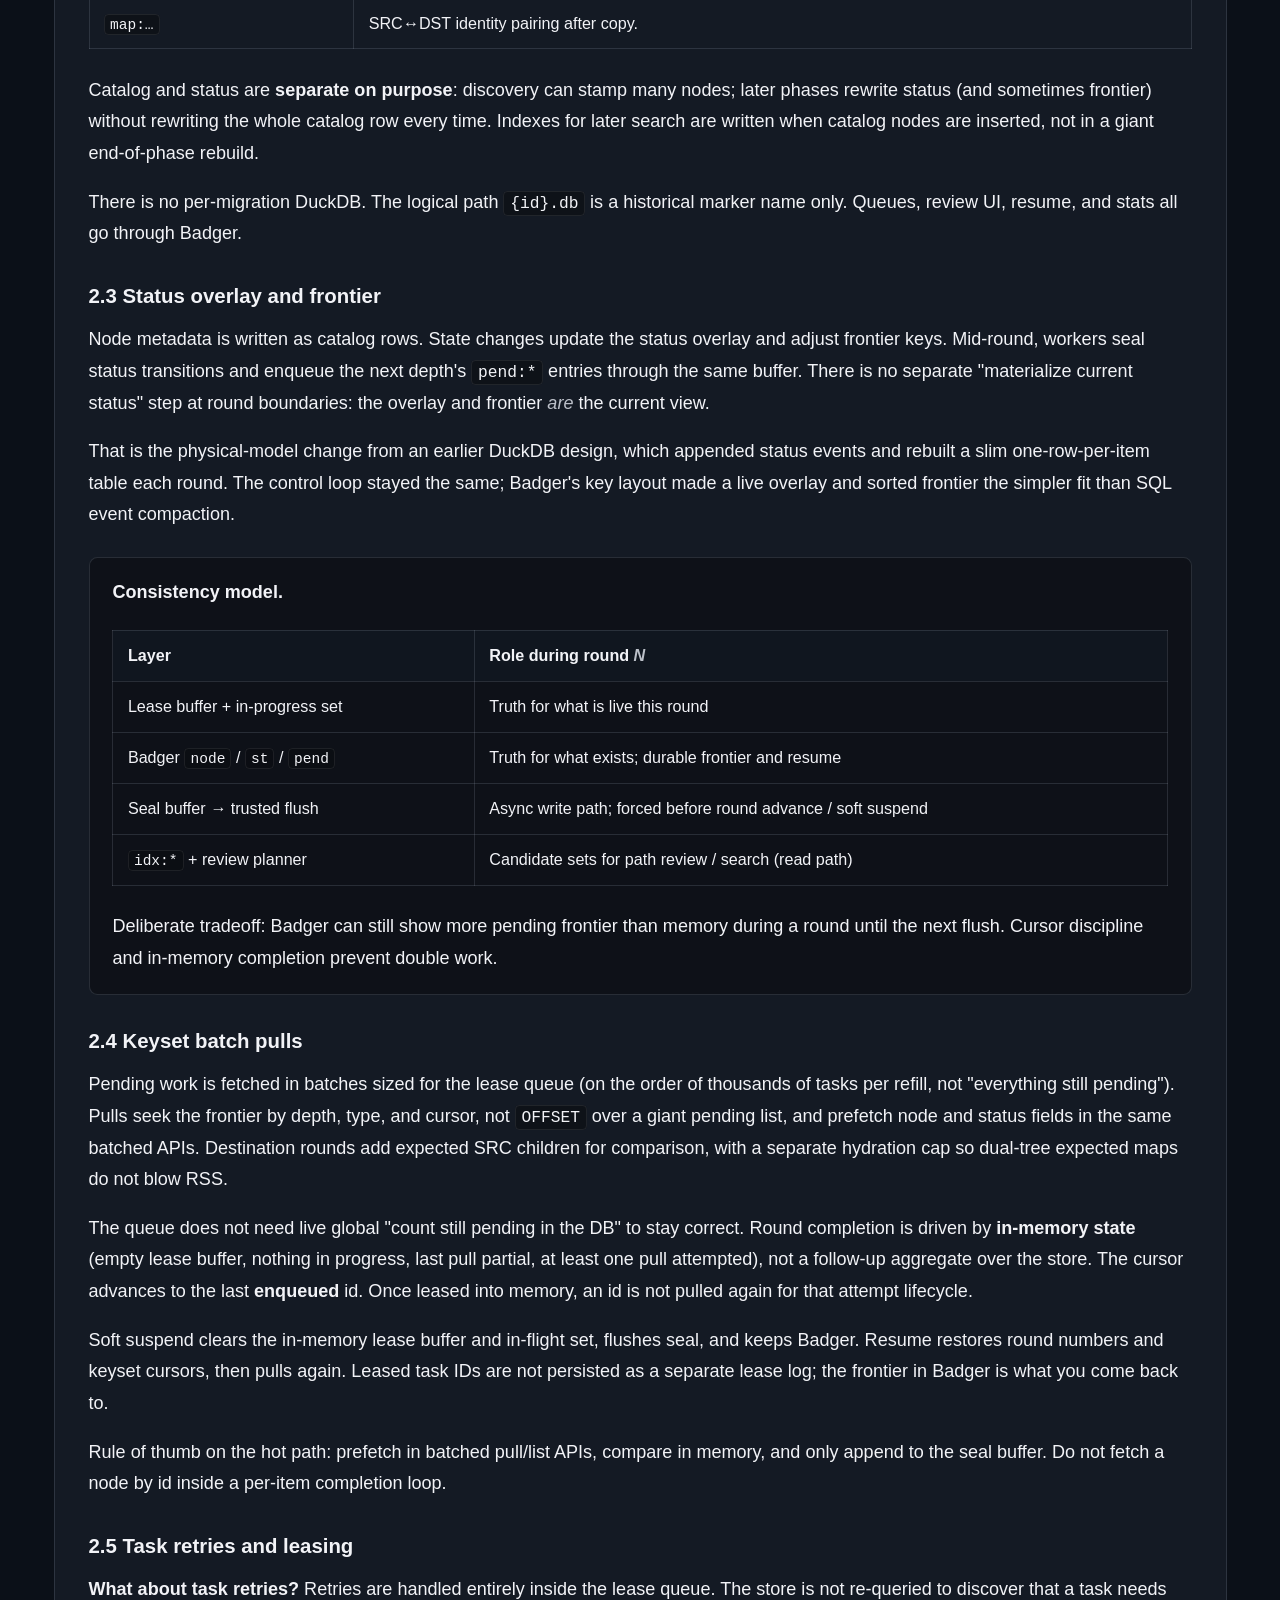
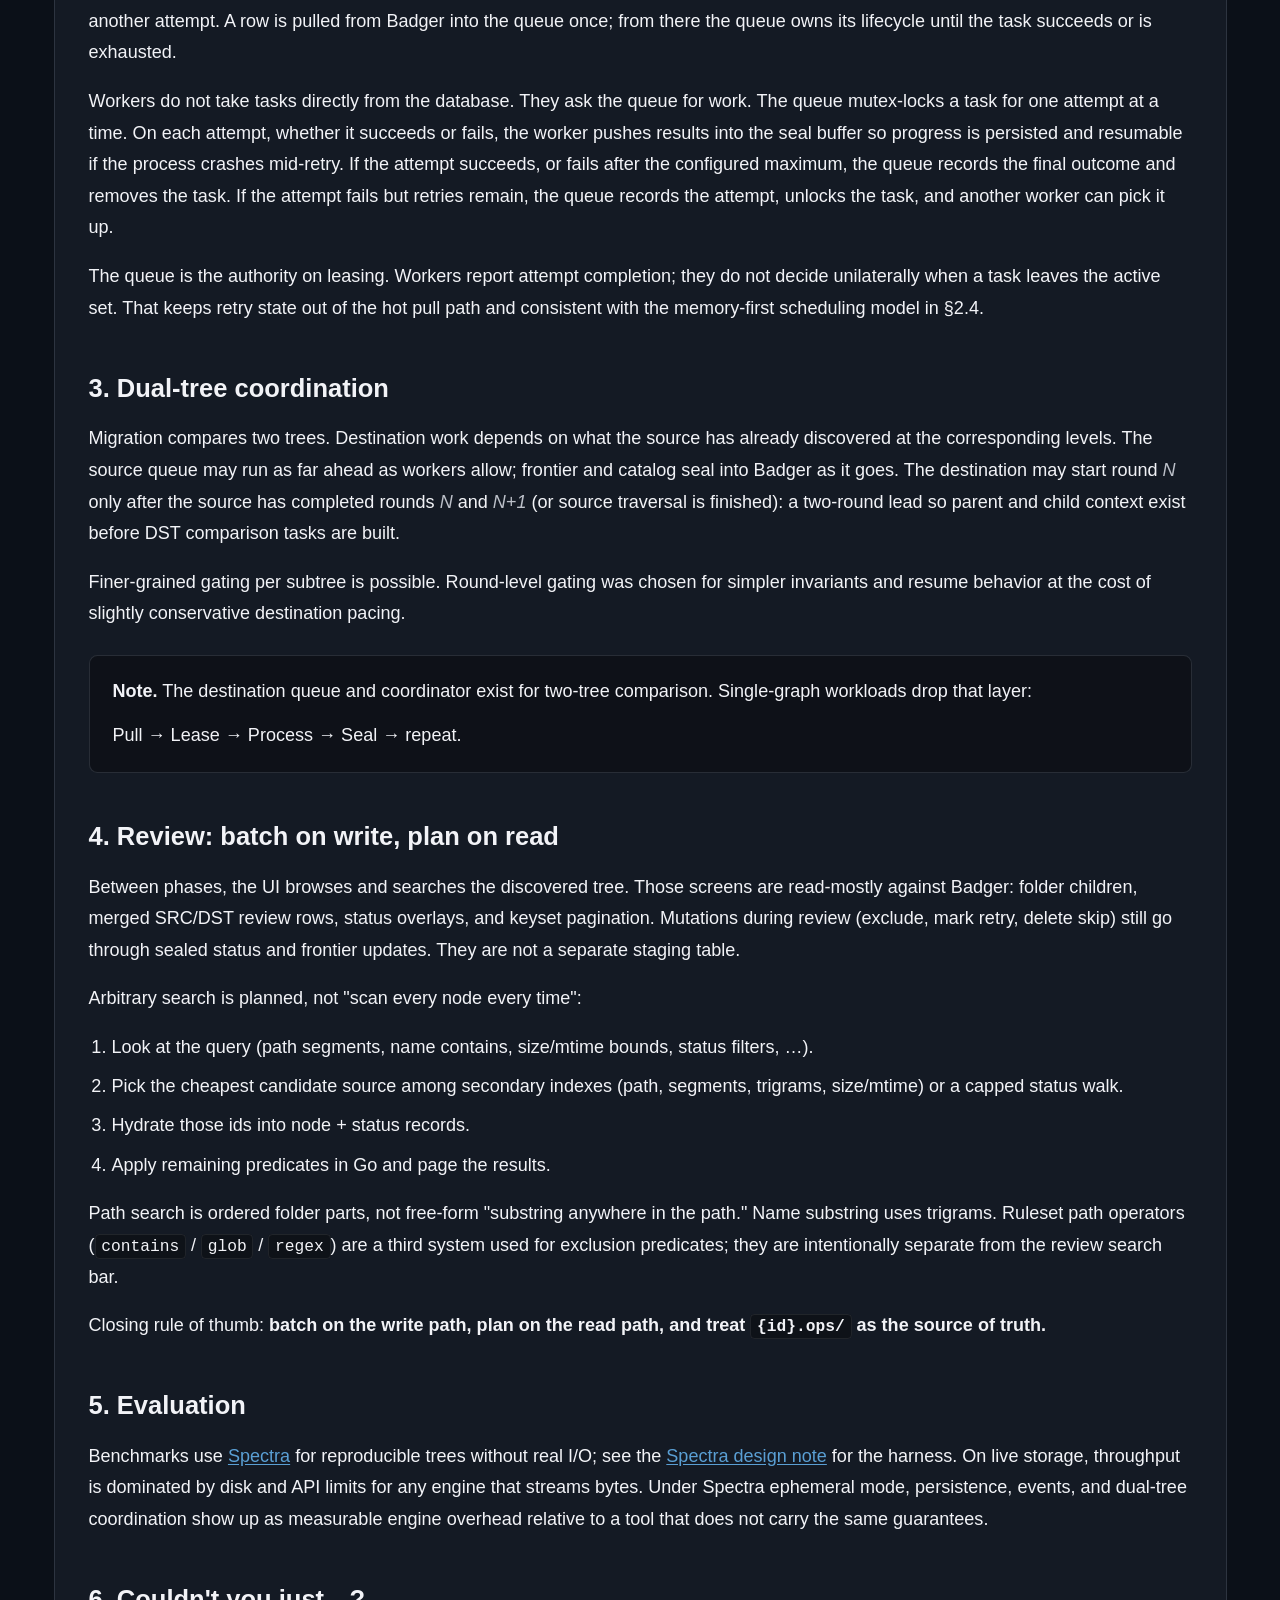
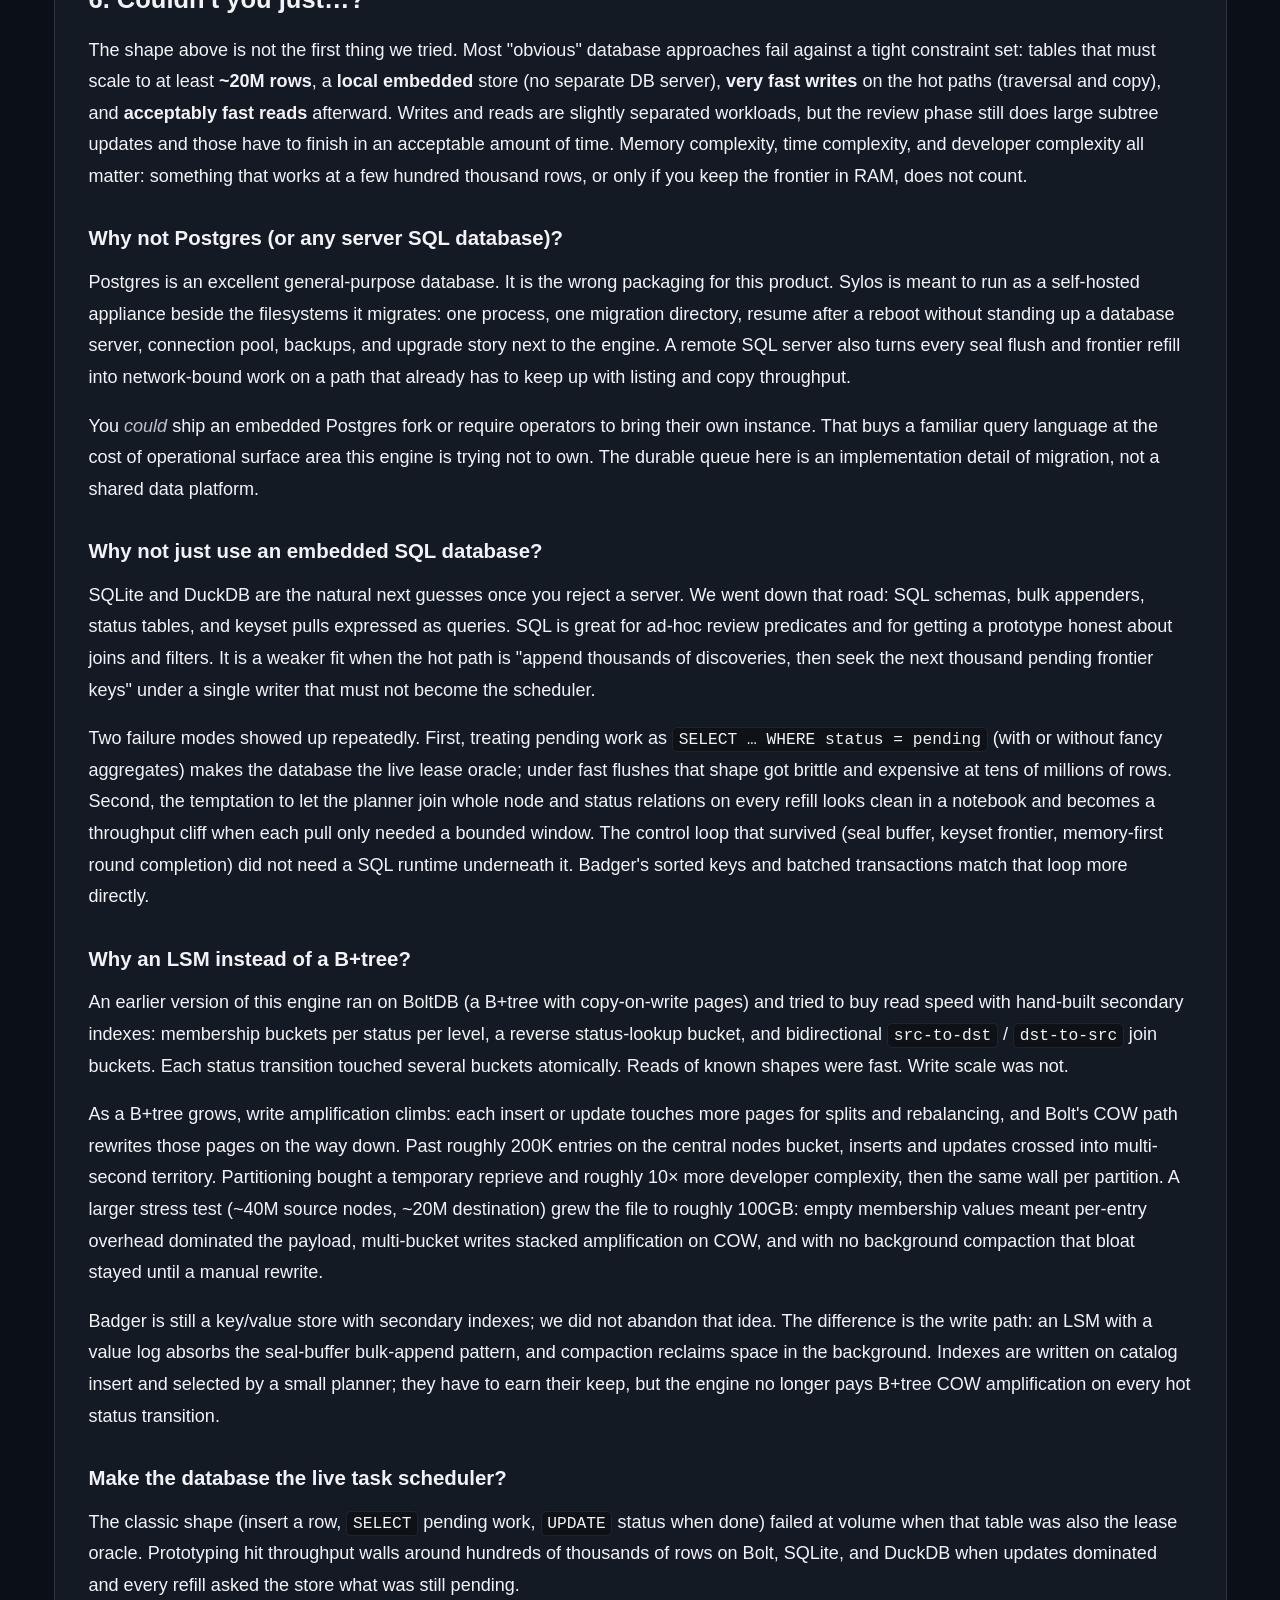
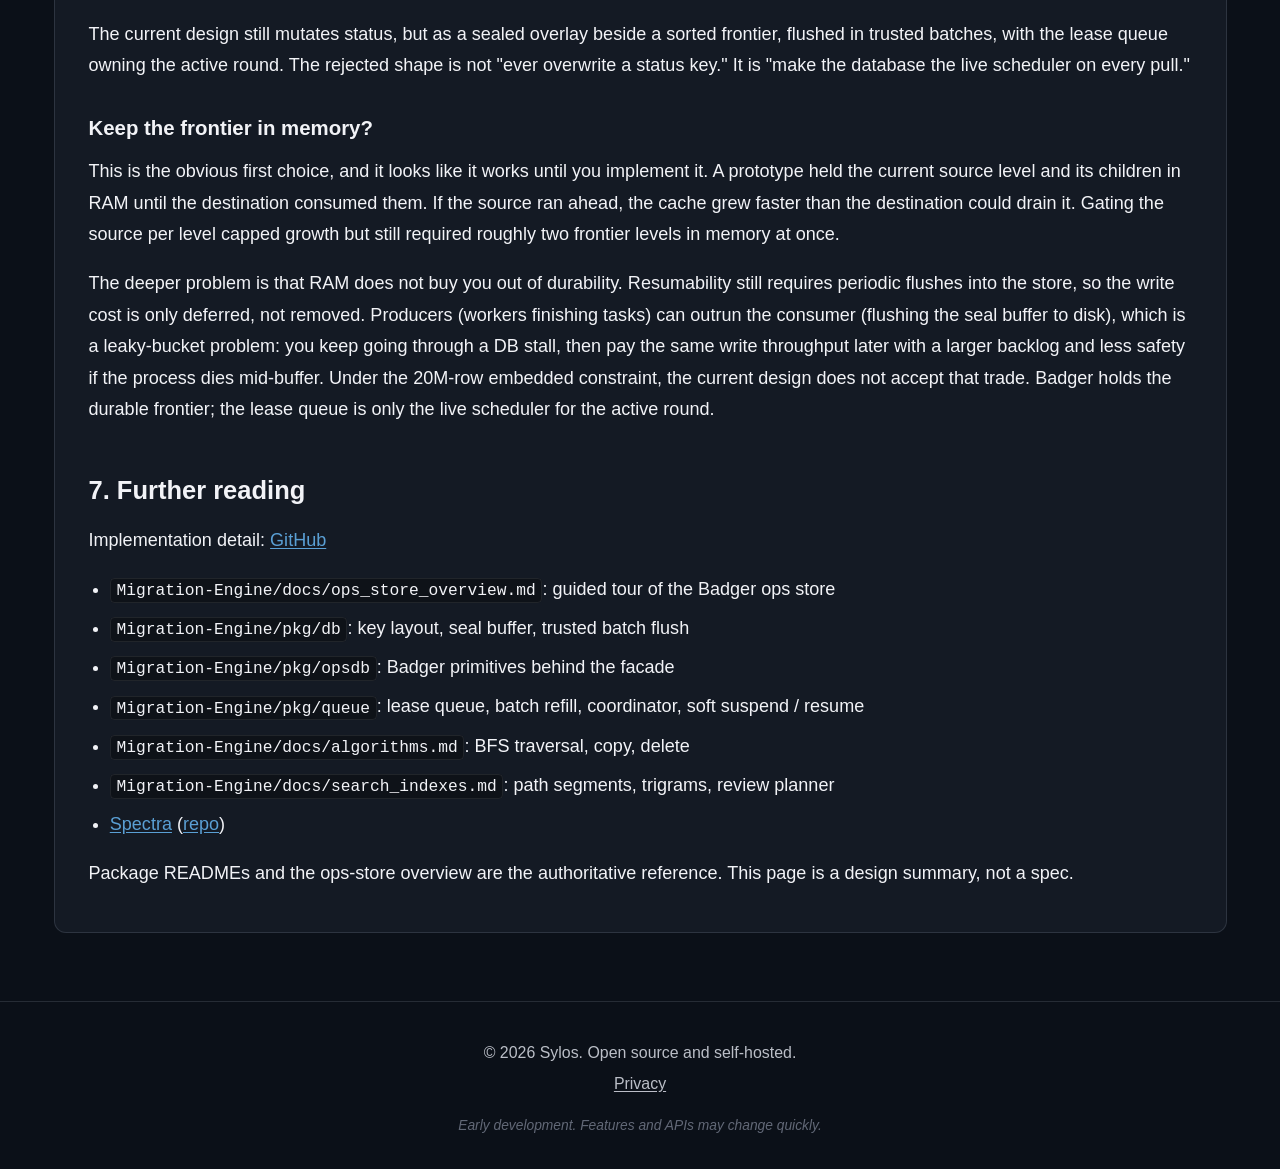
<file: blog/how-we-use-duckdb.html>
<!DOCTYPE html>
<html lang="en" data-theme="obsidian">
<head>
    <meta charset="UTF-8">
    <meta name="viewport" content="width=device-width, initial-scale=1.0">
    <script>
(function () {
  try {
    var t = localStorage.getItem("sylos.theme");
    if (!t) {
      var m = document.cookie.match(/(?:^|; )sylos_theme=([^;]*)/);
      t = m ? decodeURIComponent(m[1]) : "";
    }
    t = String(t || "").trim();
    if (t !== "quartz" && t !== "obsidian") t = "obsidian";
    document.documentElement.setAttribute("data-theme", t);
  } catch (e) {
    document.documentElement.setAttribute("data-theme", "obsidian");
  }
})();
    </script>
    <script src="../theme.js"></script>
    <title>Moved: Durable Local Task Engine</title>
    <meta http-equiv="refresh" content="0; url=durable-task-engine.html">
    <link rel="canonical" href="durable-task-engine.html">
    <link rel="stylesheet" href="../styles.css">
</head>
<body>
    <div class="sylos-bg-container" aria-hidden="true"></div>

    <main class="blog-page">
        <div class="container">
            <nav class="blog-nav" aria-label="Blog navigation">
                <a href="index.html" class="blog-back-link">&larr; All posts</a>
            </nav>

            <article class="blog-article">
                <div class="blog-prose">
                    <h1>This article has moved</h1>
                    <p class="paper-lead">
                        The migration engine now uses a Badger ops store. The updated design note is
                        <a href="durable-task-engine.html">A Durable Local Task Engine for Dynamically Expanding Workloads</a>.
                    </p>
                </div>
            </article>
        </div>
    </main>

    <footer>
        <div class="container">
            <p>&copy; 2026 Sylos. Open source and self-hosted.</p>
            <p class="footer-links"><a href="../privacy.html">Privacy</a></p>
            <p class="alpha-notice">Early development. Features and APIs may change quickly.</p>
        </div>
    </footer>
    <script src="../config.js"></script>
    <script src="../site-nav.js"></script>
</body>
</html>
</file>
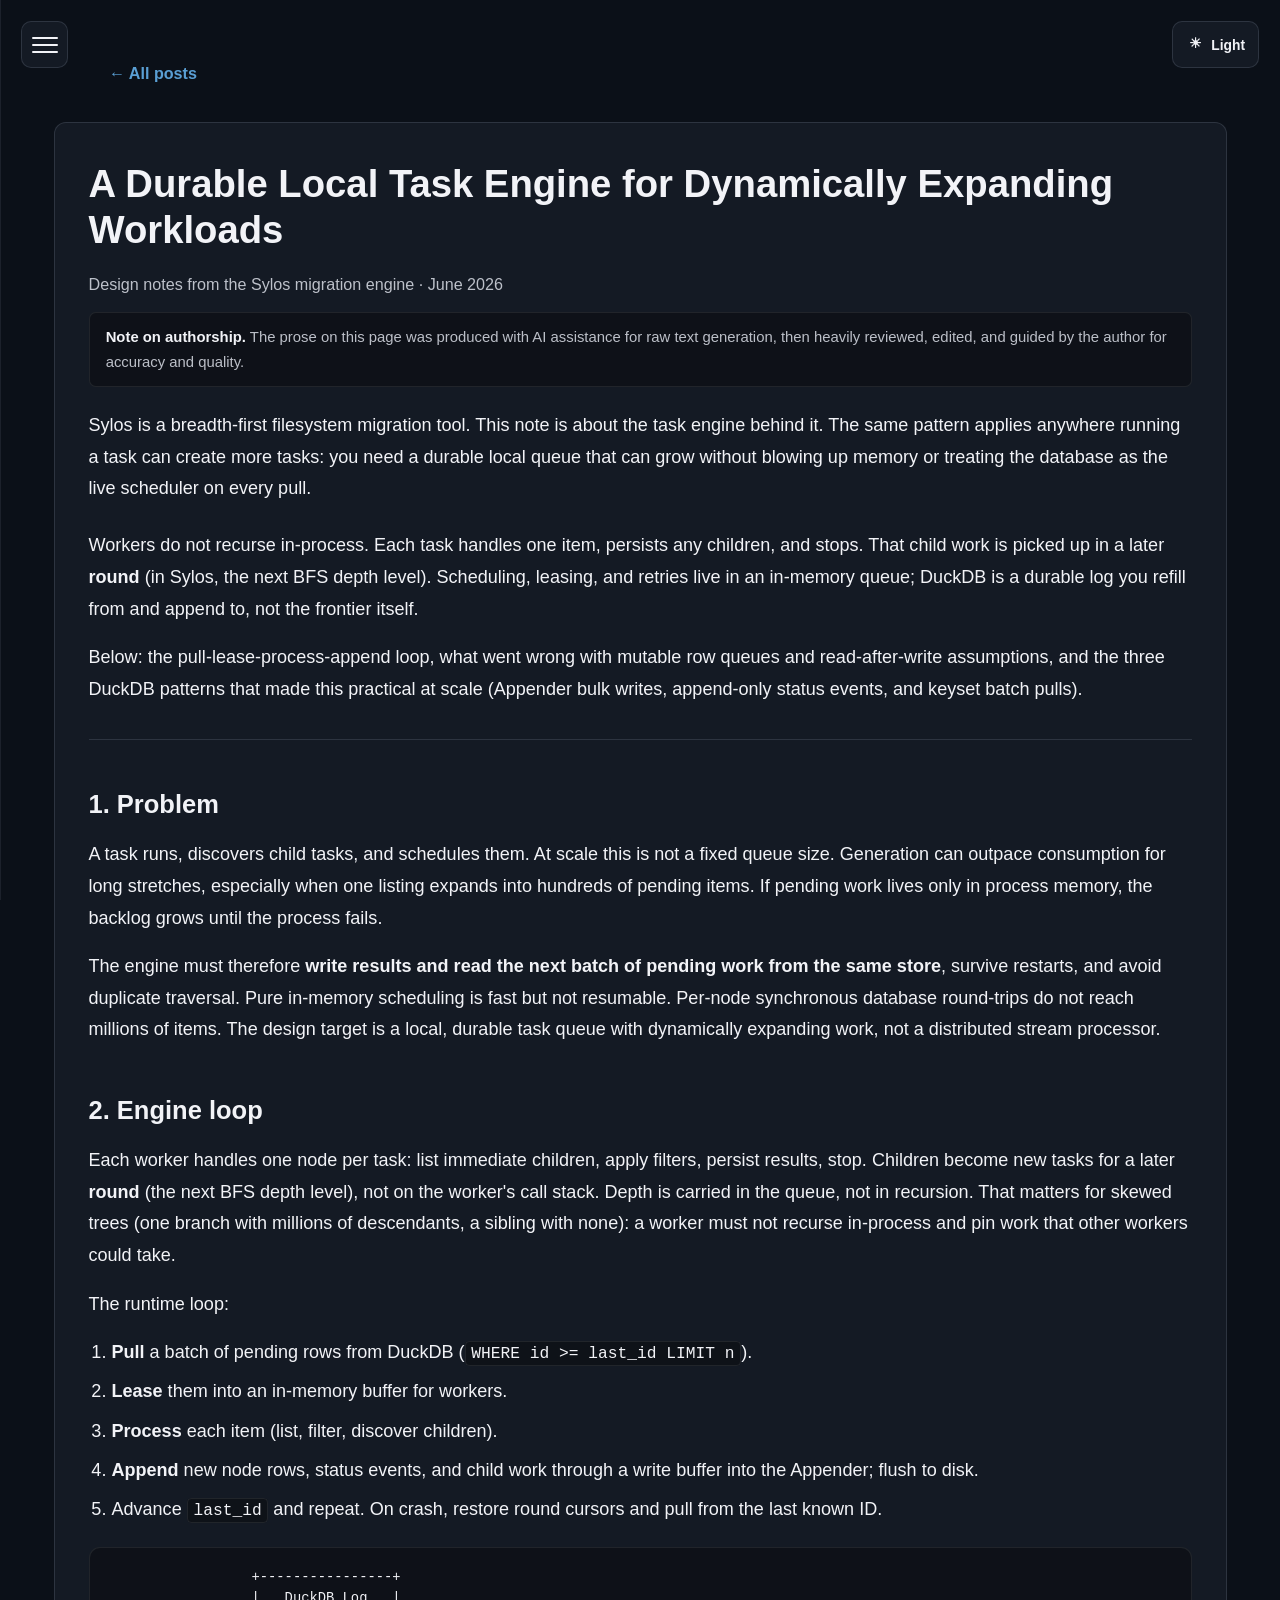
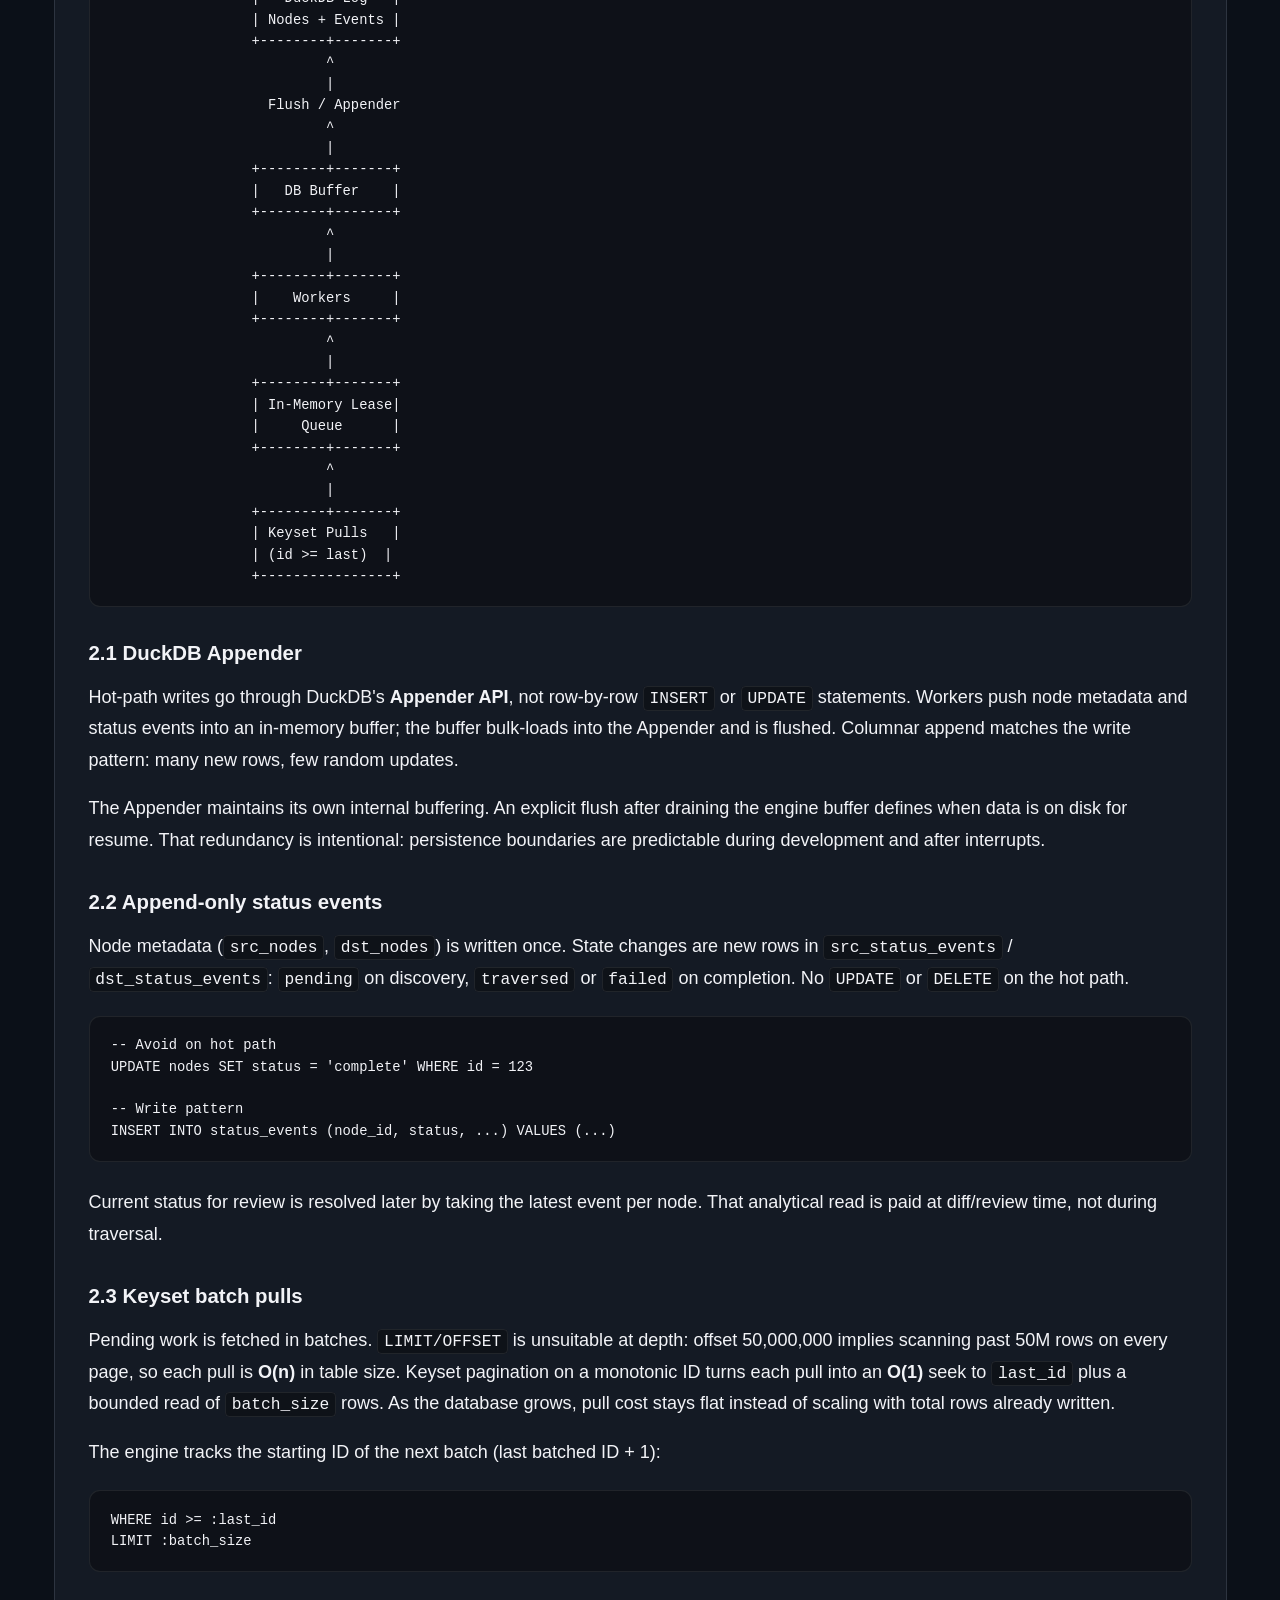
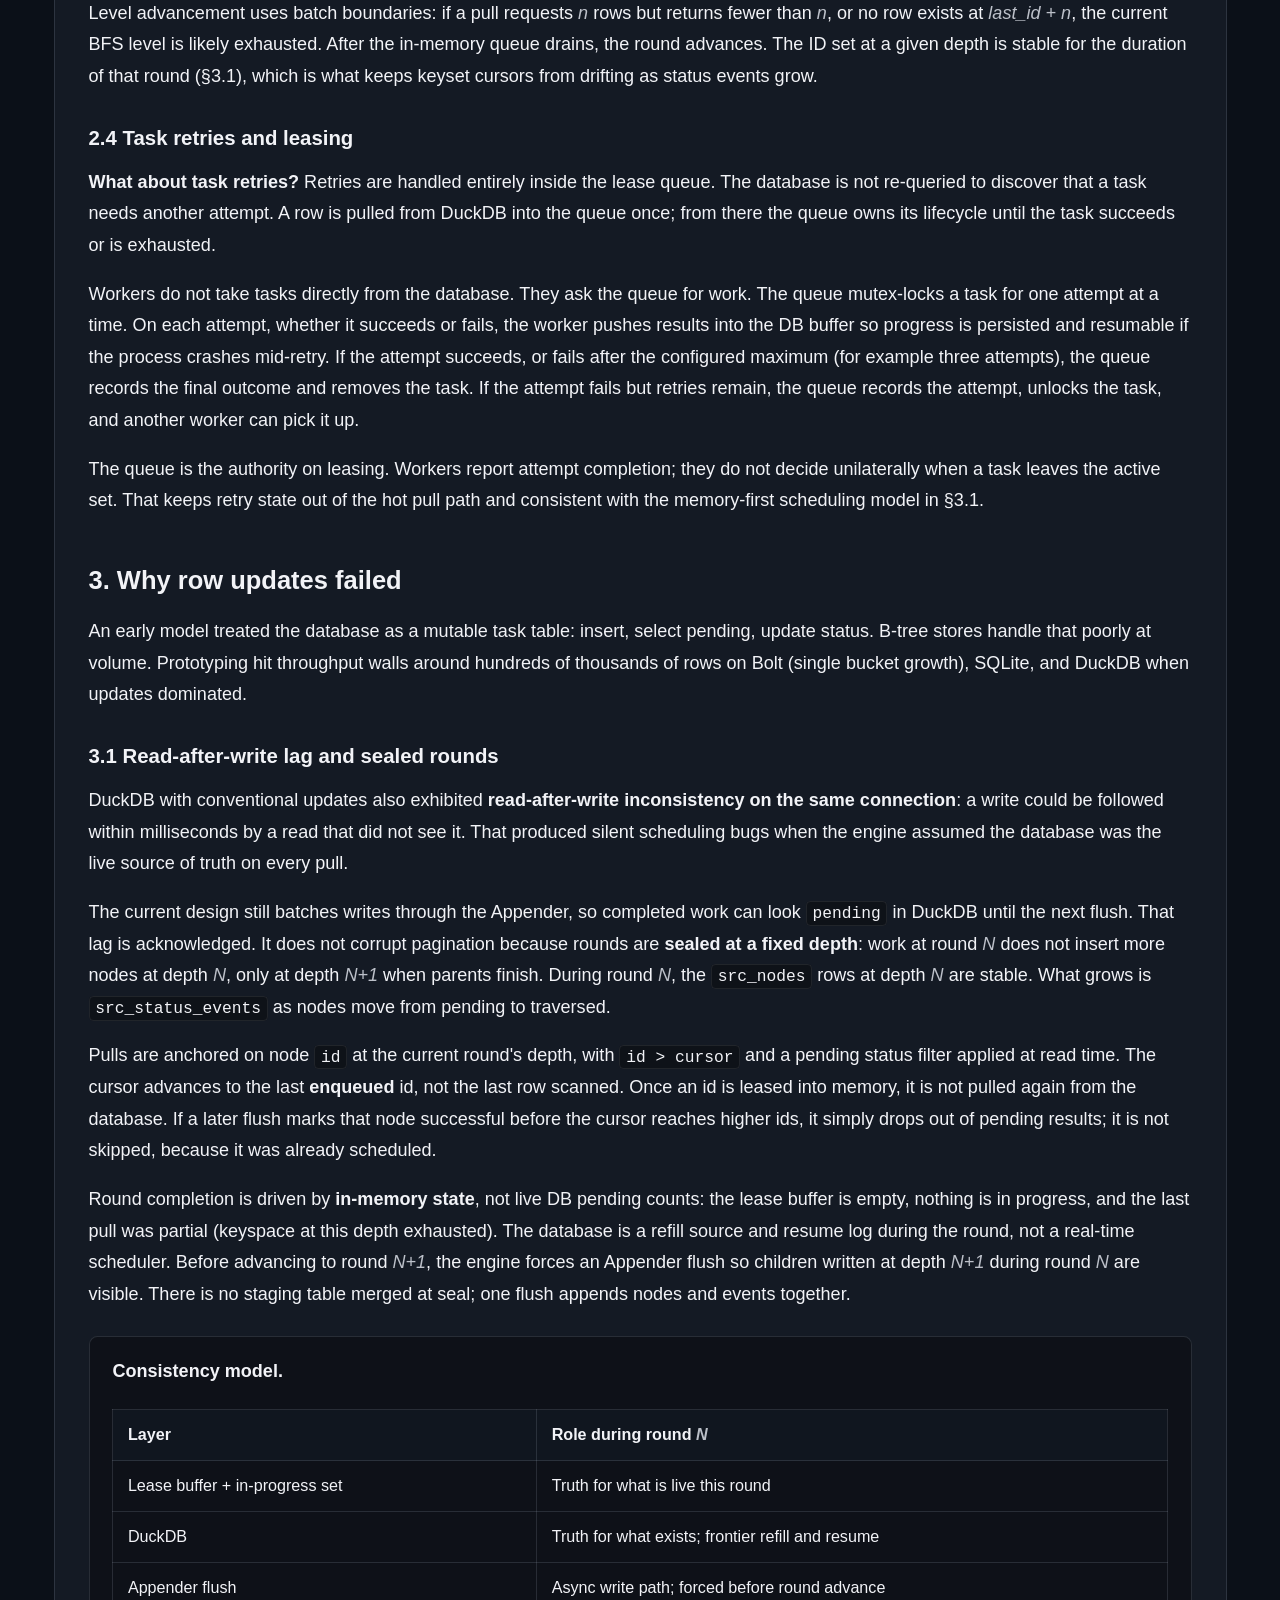
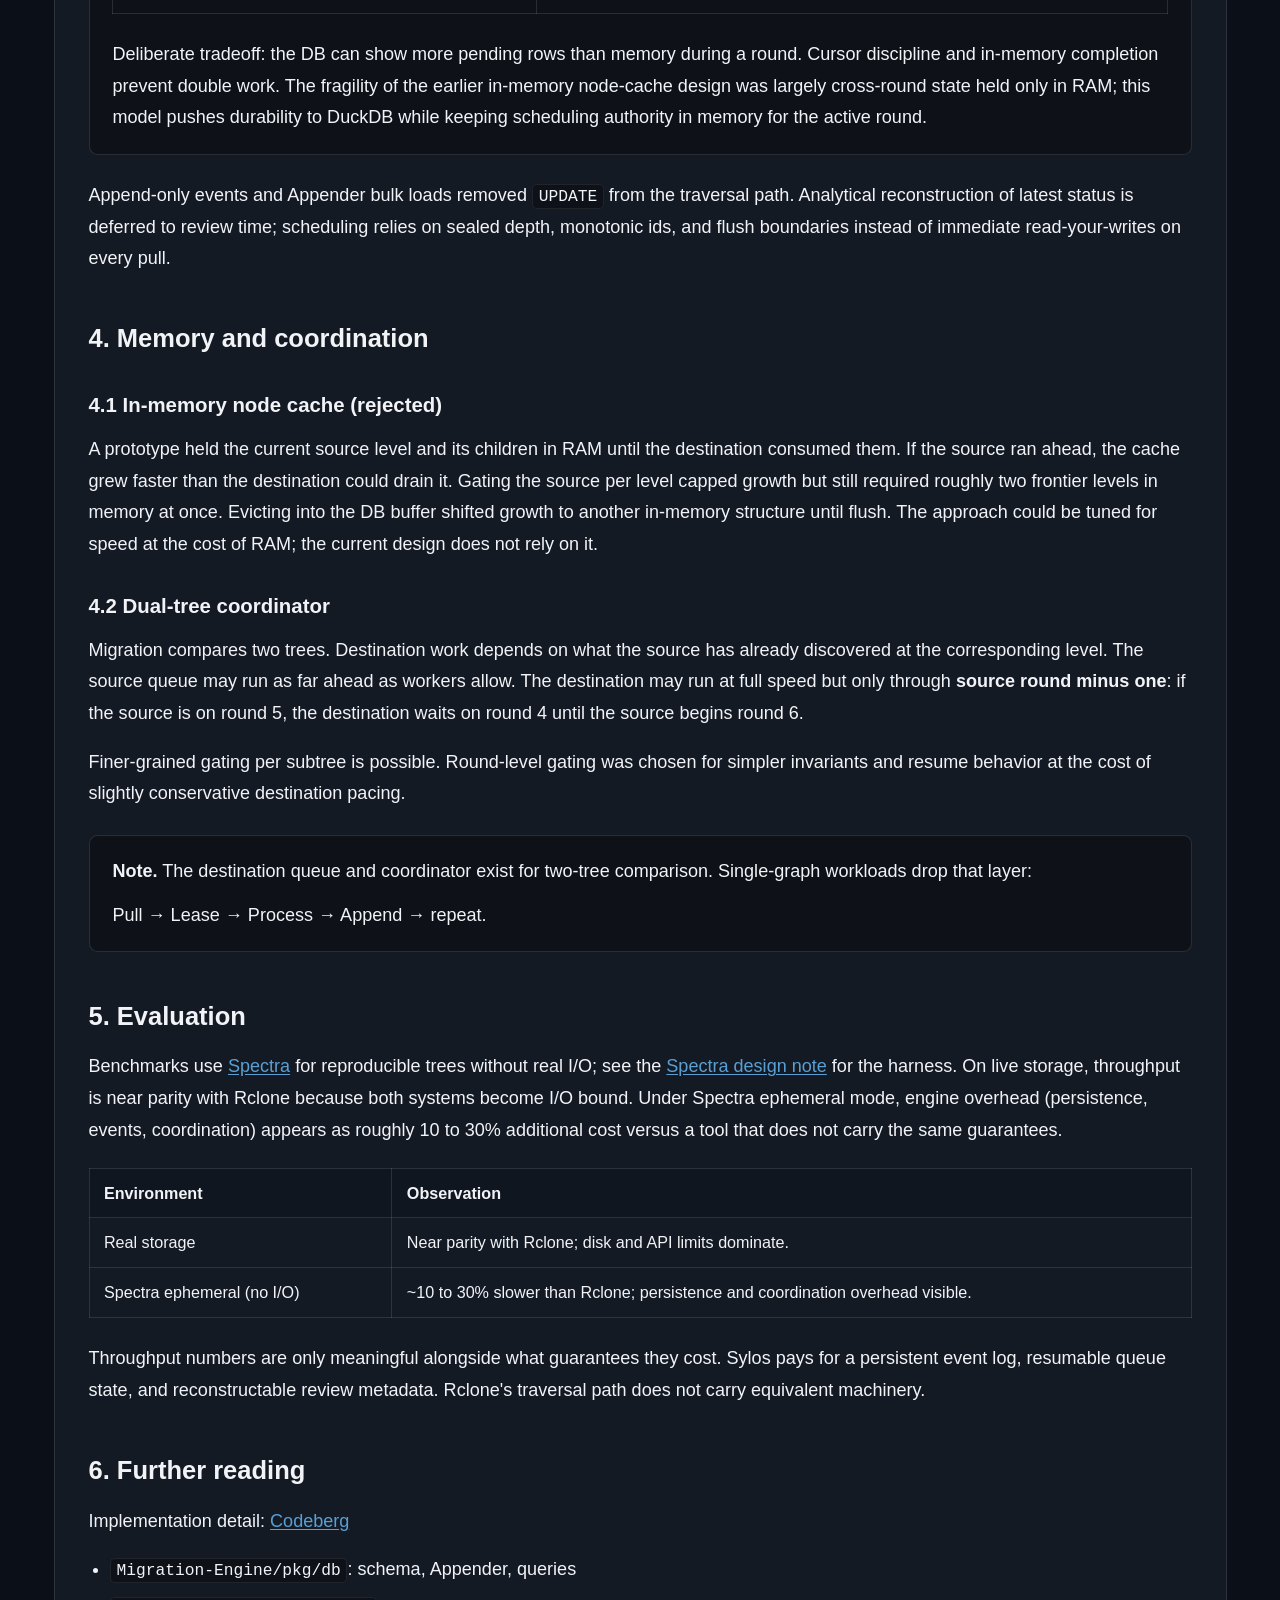
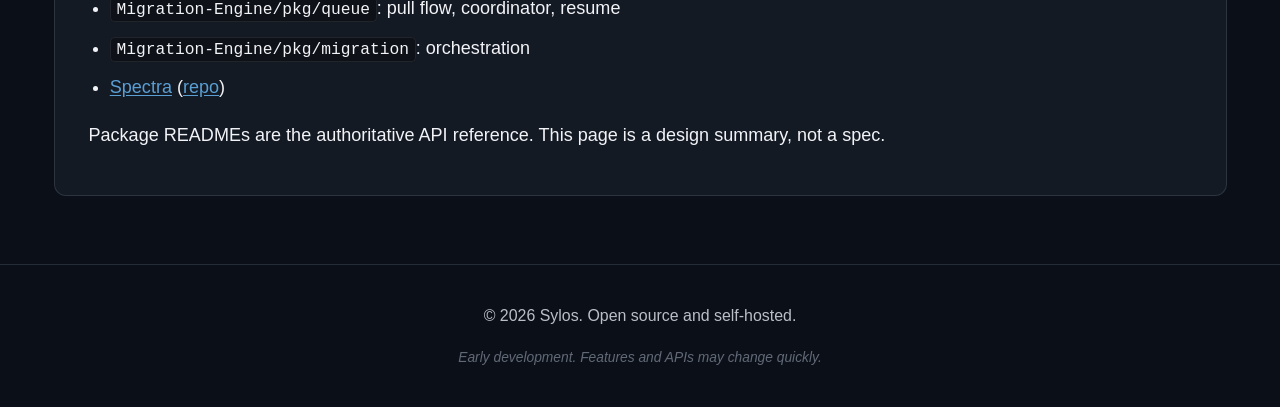
<file: blog/journey.html>
<!DOCTYPE html>
<html lang="en">
<head>
    <meta charset="UTF-8">
    <meta name="viewport" content="width=device-width, initial-scale=1.0">
    <title>Sylos: A Durable Local Task Engine for Dynamically Expanding Workloads</title>
    <link rel="preconnect" href="https://fonts.googleapis.com">
    <link rel="preconnect" href="https://fonts.gstatic.com" crossorigin>
    <link href="https://fonts.googleapis.com/css2?family=Plus+Jakarta+Sans:wght@400;500;600;700&display=swap" rel="stylesheet">
    <link rel="stylesheet" href="../styles.css">
</head>
<body>
    <div class="background-generated" aria-hidden="true"></div>

    <main class="blog-page">
        <div class="container">
            <nav class="blog-nav" aria-label="Blog navigation">
                <a href="index.html" class="blog-back-link">&larr; All posts</a>
            </nav>

            <article class="blog-article">
                <div class="blog-prose">
                    <h1>A Durable Local Task Engine for Dynamically Expanding Workloads</h1>
                    <p class="paper-meta">Design notes from the Sylos migration engine &middot; June 2026</p>
                    <p class="paper-disclosure"><strong>Note on authorship.</strong> The prose on this page was produced with AI assistance for raw text generation, then heavily reviewed, edited, and guided by the author for accuracy and quality.</p>

                    <p class="paper-lead">
                        Sylos is a breadth-first filesystem migration tool. This note is about the task engine behind it. The same pattern applies anywhere running a task can create more tasks: you need a durable local queue that can grow without blowing up memory or treating the database as the live scheduler on every pull.
                    </p>
                    <p>
                        Workers do not recurse in-process. Each task handles one item, persists any children, and stops. That child work is picked up in a later <strong>round</strong> (in Sylos, the next BFS depth level). Scheduling, leasing, and retries live in an in-memory queue; DuckDB is a durable log you refill from and append to, not the frontier itself.
                    </p>
                    <p>
                        Below: the pull-lease-process-append loop, what went wrong with mutable row queues and read-after-write assumptions, and the three DuckDB patterns that made this practical at scale (Appender bulk writes, append-only status events, and keyset batch pulls).
                    </p>

                    <hr>

                    <h2>1. Problem</h2>
                    <p>
                        A task runs, discovers child tasks, and schedules them. At scale this is not a fixed queue size. Generation can outpace consumption for long stretches, especially when one listing expands into hundreds of pending items. If pending work lives only in process memory, the backlog grows until the process fails.
                    </p>
                    <p>
                        The engine must therefore <strong>write results and read the next batch of pending work from the same store</strong>, survive restarts, and avoid duplicate traversal. Pure in-memory scheduling is fast but not resumable. Per-node synchronous database round-trips do not reach millions of items. The design target is a local, durable task queue with dynamically expanding work, not a distributed stream processor.
                    </p>

                    <h2>2. Engine loop</h2>
                    <p>
                        Each worker handles one node per task: list immediate children, apply filters, persist results, stop. Children become new tasks for a later <strong>round</strong> (the next BFS depth level), not on the worker's call stack. Depth is carried in the queue, not in recursion. That matters for skewed trees (one branch with millions of descendants, a sibling with none): a worker must not recurse in-process and pin work that other workers could take.
                    </p>
                    <p>
                        The runtime loop:
                    </p>
                    <ol>
                        <li><strong>Pull</strong> a batch of pending rows from DuckDB (<code>WHERE id &gt;= last_id LIMIT n</code>).</li>
                        <li><strong>Lease</strong> them into an in-memory buffer for workers.</li>
                        <li><strong>Process</strong> each item (list, filter, discover children).</li>
                        <li><strong>Append</strong> new node rows, status events, and child work through a write buffer into the Appender; flush to disk.</li>
                        <li>Advance <code>last_id</code> and repeat. On crash, restore round cursors and pull from the last known ID.</li>
                    </ol>

                    <pre><code>                 +----------------+
                 |   DuckDB Log   |
                 | Nodes + Events |
                 +--------+-------+
                          ^
                          |
                   Flush / Appender
                          ^
                          |
                 +--------+-------+
                 |   DB Buffer    |
                 +--------+-------+
                          ^
                          |
                 +--------+-------+
                 |    Workers     |
                 +--------+-------+
                          ^
                          |
                 +--------+-------+
                 | In-Memory Lease|
                 |     Queue      |
                 +--------+-------+
                          ^
                          |
                 +--------+-------+
                 | Keyset Pulls   |
                 | (id &gt;= last)  |
                 +----------------+</code></pre>

                    <h3>2.1 DuckDB Appender</h3>
                    <p>
                        Hot-path writes go through DuckDB's <strong>Appender API</strong>, not row-by-row <code>INSERT</code> or <code>UPDATE</code> statements. Workers push node metadata and status events into an in-memory buffer; the buffer bulk-loads into the Appender and is flushed. Columnar append matches the write pattern: many new rows, few random updates.
                    </p>
                    <p>
                        The Appender maintains its own internal buffering. An explicit flush after draining the engine buffer defines when data is on disk for resume. That redundancy is intentional: persistence boundaries are predictable during development and after interrupts.
                    </p>

                    <h3>2.2 Append-only status events</h3>
                    <p>
                        Node metadata (<code>src_nodes</code>, <code>dst_nodes</code>) is written once. State changes are new rows in <code>src_status_events</code> / <code>dst_status_events</code>: <code>pending</code> on discovery, <code>traversed</code> or <code>failed</code> on completion. No <code>UPDATE</code> or <code>DELETE</code> on the hot path.
                    </p>
                    <pre><code>-- Avoid on hot path
UPDATE nodes SET status = 'complete' WHERE id = 123

-- Write pattern
INSERT INTO status_events (node_id, status, ...) VALUES (...)</code></pre>
                    <p>
                        Current status for review is resolved later by taking the latest event per node. That analytical read is paid at diff/review time, not during traversal.
                    </p>

                    <h3>2.3 Keyset batch pulls</h3>
                    <p>
                        Pending work is fetched in batches. <code>LIMIT/OFFSET</code> is unsuitable at depth: offset 50,000,000 implies scanning past 50M rows on every page, so each pull is <strong>O(n)</strong> in table size. Keyset pagination on a monotonic ID turns each pull into an <strong>O(1)</strong> seek to <code>last_id</code> plus a bounded read of <code>batch_size</code> rows. As the database grows, pull cost stays flat instead of scaling with total rows already written.
                    </p>
                    <p>
                        The engine tracks the starting ID of the next batch (last batched ID + 1):
                    </p>
                    <pre><code>WHERE id &gt;= :last_id
LIMIT :batch_size</code></pre>
                    <p>
                        Level advancement uses batch boundaries: if a pull requests <em>n</em> rows but returns fewer than <em>n</em>, or no row exists at <em>last_id + n</em>, the current BFS level is likely exhausted. After the in-memory queue drains, the round advances. The ID set at a given depth is stable for the duration of that round (§3.1), which is what keeps keyset cursors from drifting as status events grow.
                    </p>

                    <h3>2.4 Task retries and leasing</h3>
                    <p>
                        <strong>What about task retries?</strong> Retries are handled entirely inside the lease queue. The database is not re-queried to discover that a task needs another attempt. A row is pulled from DuckDB into the queue once; from there the queue owns its lifecycle until the task succeeds or is exhausted.
                    </p>
                    <p>
                        Workers do not take tasks directly from the database. They ask the queue for work. The queue mutex-locks a task for one attempt at a time. On each attempt, whether it succeeds or fails, the worker pushes results into the DB buffer so progress is persisted and resumable if the process crashes mid-retry. If the attempt succeeds, or fails after the configured maximum (for example three attempts), the queue records the final outcome and removes the task. If the attempt fails but retries remain, the queue records the attempt, unlocks the task, and another worker can pick it up.
                    </p>
                    <p>
                        The queue is the authority on leasing. Workers report attempt completion; they do not decide unilaterally when a task leaves the active set. That keeps retry state out of the hot pull path and consistent with the memory-first scheduling model in §3.1.
                    </p>

                    <h2>3. Why row updates failed</h2>
                    <p>
                        An early model treated the database as a mutable task table: insert, select pending, update status. B-tree stores handle that poorly at volume. Prototyping hit throughput walls around hundreds of thousands of rows on Bolt (single bucket growth), SQLite, and DuckDB when updates dominated.
                    </p>

                    <h3>3.1 Read-after-write lag and sealed rounds</h3>
                    <p>
                        DuckDB with conventional updates also exhibited <strong>read-after-write inconsistency on the same connection</strong>: a write could be followed within milliseconds by a read that did not see it. That produced silent scheduling bugs when the engine assumed the database was the live source of truth on every pull.
                    </p>
                    <p>
                        The current design still batches writes through the Appender, so completed work can look <code>pending</code> in DuckDB until the next flush. That lag is acknowledged. It does not corrupt pagination because rounds are <strong>sealed at a fixed depth</strong>: work at round <em>N</em> does not insert more nodes at depth <em>N</em>, only at depth <em>N+1</em> when parents finish. During round <em>N</em>, the <code>src_nodes</code> rows at depth <em>N</em> are stable. What grows is <code>src_status_events</code> as nodes move from pending to traversed.
                    </p>
                    <p>
                        Pulls are anchored on node <code>id</code> at the current round's depth, with <code>id &gt; cursor</code> and a pending status filter applied at read time. The cursor advances to the last <strong>enqueued</strong> id, not the last row scanned. Once an id is leased into memory, it is not pulled again from the database. If a later flush marks that node successful before the cursor reaches higher ids, it simply drops out of pending results; it is not skipped, because it was already scheduled.
                    </p>
                    <p>
                        Round completion is driven by <strong>in-memory state</strong>, not live DB pending counts: the lease buffer is empty, nothing is in progress, and the last pull was partial (keyspace at this depth exhausted). The database is a refill source and resume log during the round, not a real-time scheduler. Before advancing to round <em>N+1</em>, the engine forces an Appender flush so children written at depth <em>N+1</em> during round <em>N</em> are visible. There is no staging table merged at seal; one flush appends nodes and events together.
                    </p>
                    <div class="paper-note">
                        <p><strong>Consistency model.</strong></p>
                        <table>
                            <thead>
                                <tr>
                                    <th>Layer</th>
                                    <th>Role during round <em>N</em></th>
                                </tr>
                            </thead>
                            <tbody>
                                <tr>
                                    <td>Lease buffer + in-progress set</td>
                                    <td>Truth for what is live this round</td>
                                </tr>
                                <tr>
                                    <td>DuckDB</td>
                                    <td>Truth for what exists; frontier refill and resume</td>
                                </tr>
                                <tr>
                                    <td>Appender flush</td>
                                    <td>Async write path; forced before round advance</td>
                                </tr>
                            </tbody>
                        </table>
                        <p>Deliberate tradeoff: the DB can show more pending rows than memory during a round. Cursor discipline and in-memory completion prevent double work. The fragility of the earlier in-memory node-cache design was largely cross-round state held only in RAM; this model pushes durability to DuckDB while keeping scheduling authority in memory for the active round.</p>
                    </div>
                    <p>
                        Append-only events and Appender bulk loads removed <code>UPDATE</code> from the traversal path. Analytical reconstruction of latest status is deferred to review time; scheduling relies on sealed depth, monotonic ids, and flush boundaries instead of immediate read-your-writes on every pull.
                    </p>

                    <h2>4. Memory and coordination</h2>
                    <h3>4.1 In-memory node cache (rejected)</h3>
                    <p>
                        A prototype held the current source level and its children in RAM until the destination consumed them. If the source ran ahead, the cache grew faster than the destination could drain it. Gating the source per level capped growth but still required roughly two frontier levels in memory at once. Evicting into the DB buffer shifted growth to another in-memory structure until flush. The approach could be tuned for speed at the cost of RAM; the current design does not rely on it.
                    </p>
                    <h3>4.2 Dual-tree coordinator</h3>
                    <p>
                        Migration compares two trees. Destination work depends on what the source has already discovered at the corresponding level. The source queue may run as far ahead as workers allow. The destination may run at full speed but only through <strong>source round minus one</strong>: if the source is on round 5, the destination waits on round 4 until the source begins round 6.
                    </p>
                    <p>
                        Finer-grained gating per subtree is possible. Round-level gating was chosen for simpler invariants and resume behavior at the cost of slightly conservative destination pacing.
                    </p>
                    <div class="paper-note">
                        <p><strong>Note.</strong> The destination queue and coordinator exist for two-tree comparison. Single-graph workloads drop that layer:</p>
                        <p>Pull → Lease → Process → Append → repeat.</p>
                    </div>

                    <h2>5. Evaluation</h2>
                    <p>
                        Benchmarks use <a href="spectra.html">Spectra</a> for reproducible trees without real I/O; see the <a href="spectra.html">Spectra design note</a> for the harness. On live storage, throughput is near parity with Rclone because both systems become I/O bound. Under Spectra ephemeral mode, engine overhead (persistence, events, coordination) appears as roughly 10 to 30% additional cost versus a tool that does not carry the same guarantees.
                    </p>
                    <table>
                        <thead>
                            <tr>
                                <th>Environment</th>
                                <th>Observation</th>
                            </tr>
                        </thead>
                        <tbody>
                            <tr>
                                <td>Real storage</td>
                                <td>Near parity with Rclone; disk and API limits dominate.</td>
                            </tr>
                            <tr>
                                <td>Spectra ephemeral (no I/O)</td>
                                <td>~10 to 30% slower than Rclone; persistence and coordination overhead visible.</td>
                            </tr>
                        </tbody>
                    </table>
                    <p>
                        Throughput numbers are only meaningful alongside what guarantees they cost. Sylos pays for a persistent event log, resumable queue state, and reconstructable review metadata. Rclone's traversal path does not carry equivalent machinery.
                    </p>

                    <h2>6. Further reading</h2>
                    <p>
                        Implementation detail: <a href="https://codeberg.org/sylos/">Codeberg</a>
                    </p>
                    <ul>
                        <li><code>Migration-Engine/pkg/db</code>: schema, Appender, queries</li>
                        <li><code>Migration-Engine/pkg/queue</code>: pull flow, coordinator, resume</li>
                        <li><code>Migration-Engine/pkg/migration</code>: orchestration</li>
                        <li><a href="spectra.html">Spectra</a> (<a href="https://codeberg.org/sylos/Spectra">repo</a>)</li>
                    </ul>
                    <p>
                        Package READMEs are the authoritative API reference. This page is a design summary, not a spec.
                    </p>
                </div>
            </article>
        </div>
    </main>

    <footer>
        <div class="container">
            <p>&copy; 2026 Sylos. Open source and self-hosted.</p>
            <p class="alpha-notice">Early development. Features and APIs may change quickly.</p>
        </div>
    </footer>
    <script src="../config.js"></script>
    <script src="../site-nav.js"></script>
</body>
</html>
</file>
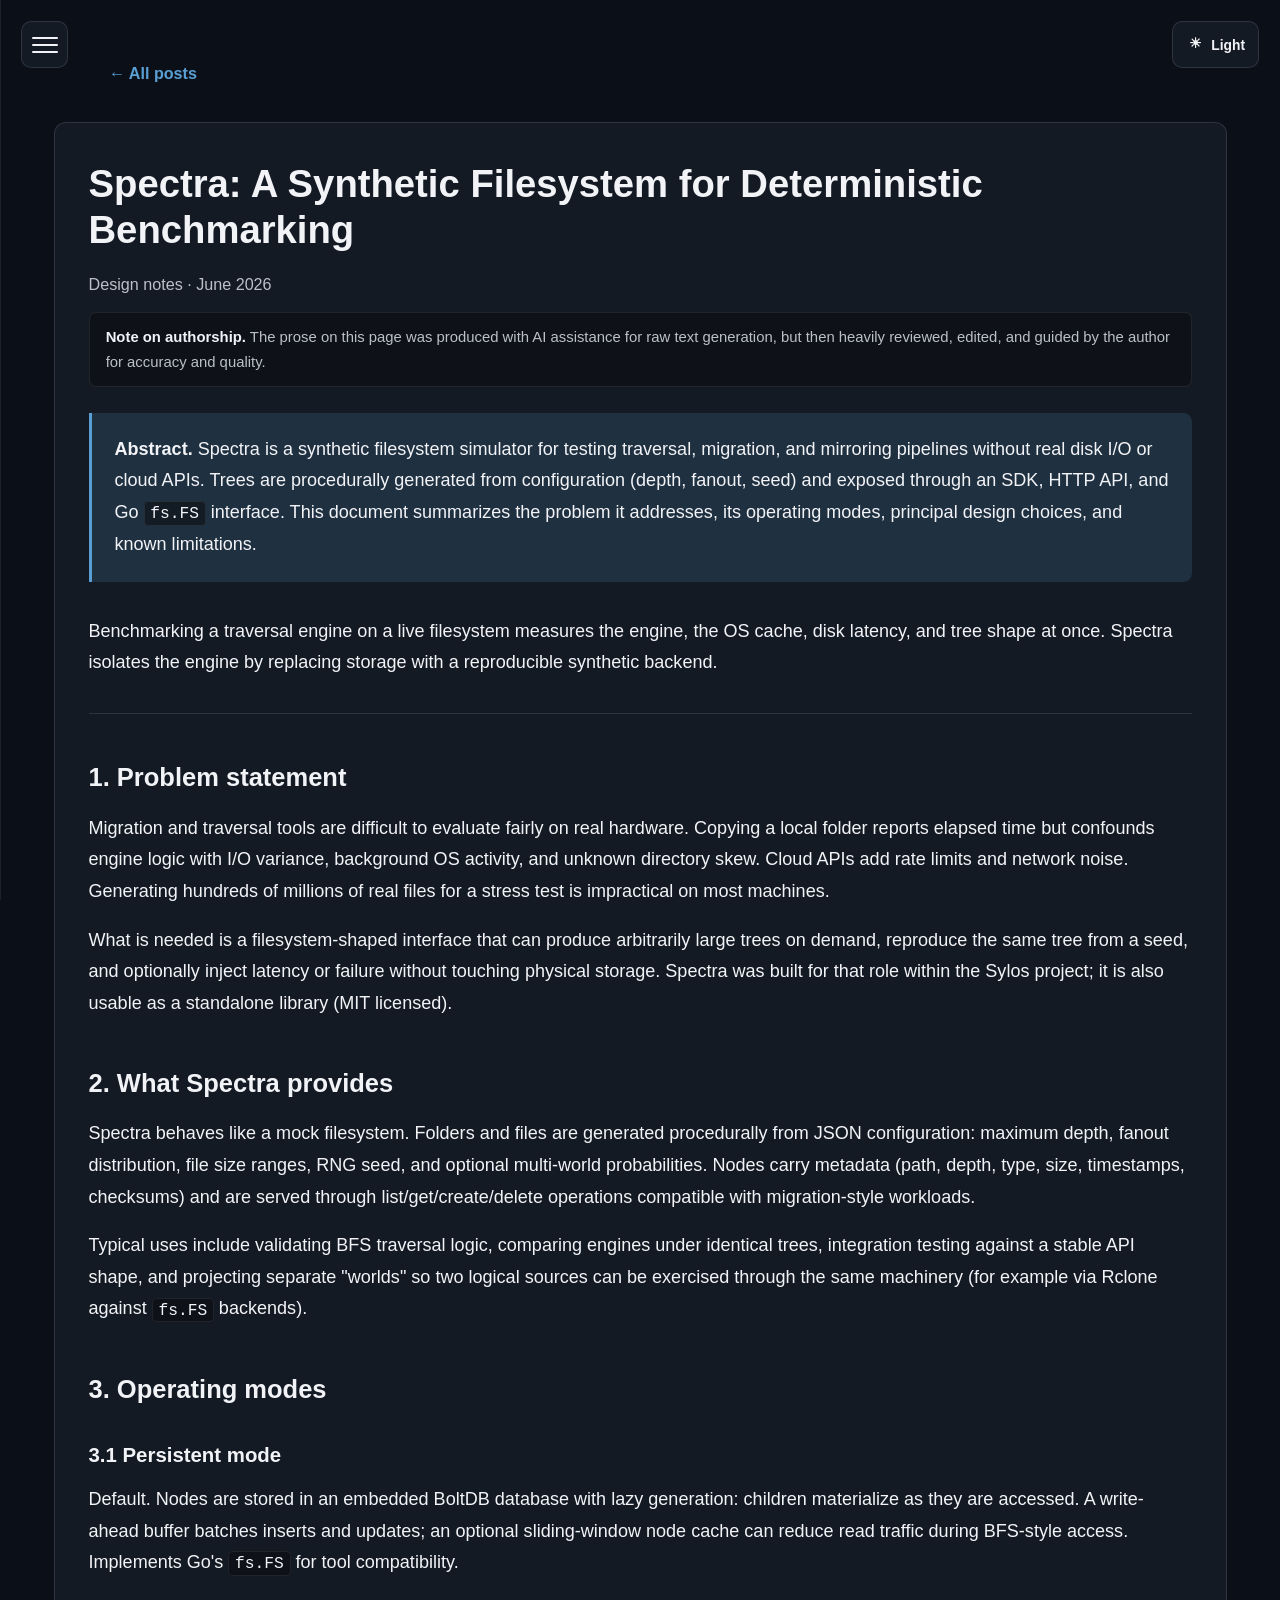
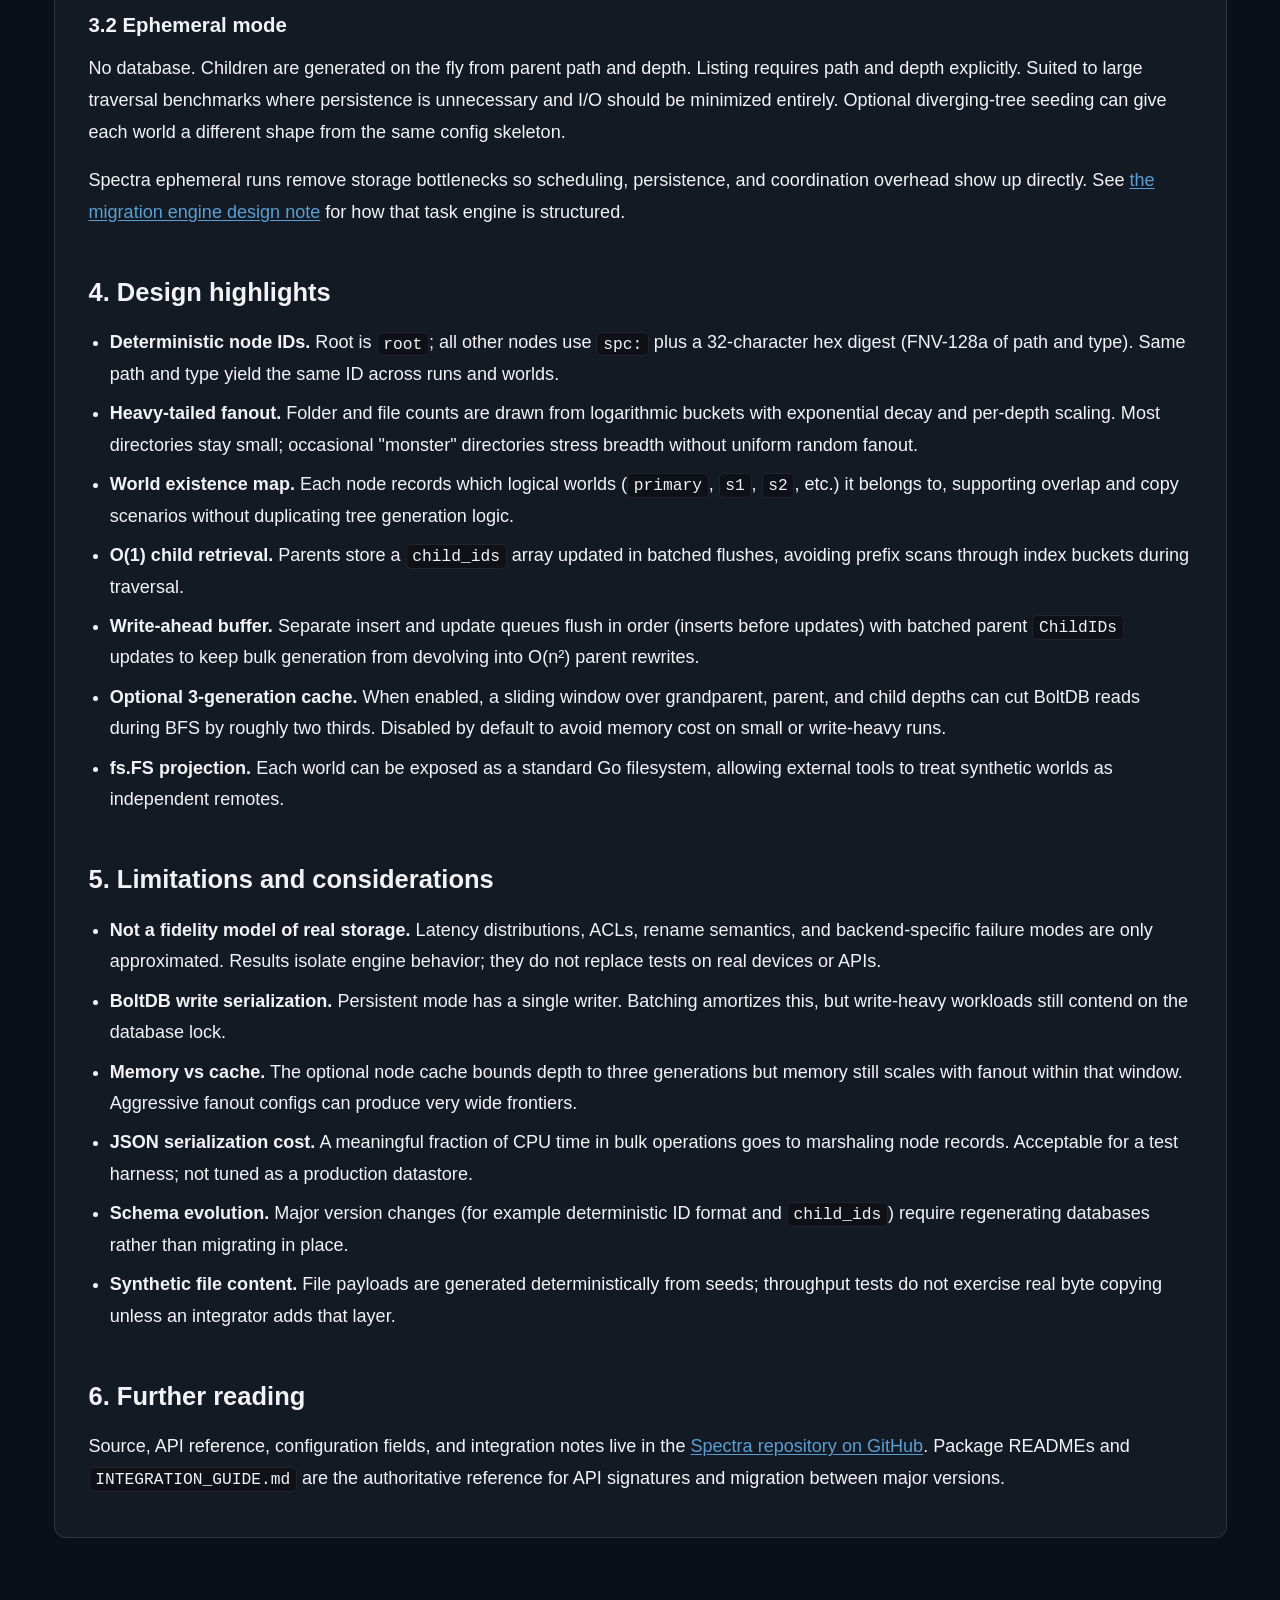
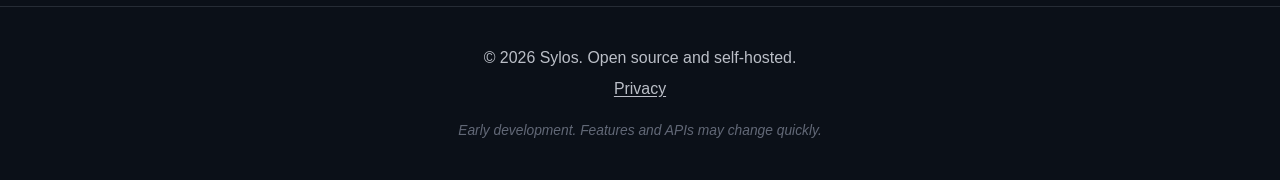
<file: blog/spectra.html>
<!DOCTYPE html>
<html lang="en" data-theme="obsidian">
<head>
    <meta charset="UTF-8">
    <meta name="viewport" content="width=device-width, initial-scale=1.0">
    <script>
(function () {
  try {
    var t = localStorage.getItem("sylos.theme");
    if (!t) {
      var m = document.cookie.match(/(?:^|; )sylos_theme=([^;]*)/);
      t = m ? decodeURIComponent(m[1]) : "";
    }
    t = String(t || "").trim();
    if (t !== "quartz" && t !== "obsidian") t = "obsidian";
    document.documentElement.setAttribute("data-theme", t);
  } catch (e) {
    document.documentElement.setAttribute("data-theme", "obsidian");
  }
})();
    </script>
    <script src="../theme.js"></script>
    <title>Spectra Synthetic Filesystem Simulator</title>
    <link rel="stylesheet" href="../styles.css">
</head>
<body>
    <div class="sylos-bg-container" aria-hidden="true"></div>

    <main class="blog-page">
        <div class="container">
            <nav class="blog-nav" aria-label="Blog navigation">
                <a href="index.html" class="blog-back-link">&larr; All posts</a>
            </nav>

            <article class="blog-article">
                <div class="blog-prose">
                    <h1>Spectra: A Synthetic Filesystem for Deterministic Benchmarking</h1>
                    <p class="paper-meta">Design notes &middot; June 2026</p>
                    <p class="paper-disclosure"><strong>Note on authorship.</strong> The prose on this page was produced with AI assistance for raw text generation, but then heavily reviewed, edited, and guided by the author for accuracy and quality.</p>

                    <div class="paper-abstract">
                        <p><strong>Abstract.</strong> Spectra is a synthetic filesystem simulator for testing traversal, migration, and mirroring pipelines without real disk I/O or cloud APIs. Trees are procedurally generated from configuration (depth, fanout, seed) and exposed through an SDK, HTTP API, and Go <code>fs.FS</code> interface. This document summarizes the problem it addresses, its operating modes, principal design choices, and known limitations.</p>
                    </div>
                    <p class="paper-lead">
                        Benchmarking a traversal engine on a live filesystem measures the engine, the OS cache, disk latency, and tree shape at once. Spectra isolates the engine by replacing storage with a reproducible synthetic backend.
                    </p>

                    <hr>

                    <h2>1. Problem statement</h2>
                    <p>
                        Migration and traversal tools are difficult to evaluate fairly on real hardware. Copying a local folder reports elapsed time but confounds engine logic with I/O variance, background OS activity, and unknown directory skew. Cloud APIs add rate limits and network noise. Generating hundreds of millions of real files for a stress test is impractical on most machines.
                    </p>
                    <p>
                        What is needed is a filesystem-shaped interface that can produce arbitrarily large trees on demand, reproduce the same tree from a seed, and optionally inject latency or failure without touching physical storage. Spectra was built for that role within the Sylos project; it is also usable as a standalone library (MIT licensed).
                    </p>

                    <h2>2. What Spectra provides</h2>
                    <p>
                        Spectra behaves like a mock filesystem. Folders and files are generated procedurally from JSON configuration: maximum depth, fanout distribution, file size ranges, RNG seed, and optional multi-world probabilities. Nodes carry metadata (path, depth, type, size, timestamps, checksums) and are served through list/get/create/delete operations compatible with migration-style workloads.
                    </p>
                    <p>
                        Typical uses include validating BFS traversal logic, comparing engines under identical trees, integration testing against a stable API shape, and projecting separate "worlds" so two logical sources can be exercised through the same machinery (for example via Rclone against <code>fs.FS</code> backends).
                    </p>

                    <h2>3. Operating modes</h2>
                    <h3>3.1 Persistent mode</h3>
                    <p>
                        Default. Nodes are stored in an embedded BoltDB database with lazy generation: children materialize as they are accessed. A write-ahead buffer batches inserts and updates; an optional sliding-window node cache can reduce read traffic during BFS-style access. Implements Go's <code>fs.FS</code> for tool compatibility.
                    </p>
                    <h3>3.2 Ephemeral mode</h3>
                    <p>
                        No database. Children are generated on the fly from parent path and depth. Listing requires path and depth explicitly. Suited to large traversal benchmarks where persistence is unnecessary and I/O should be minimized entirely. Optional diverging-tree seeding can give each world a different shape from the same config skeleton.
                    </p>
                    <p>
                        Spectra ephemeral runs remove storage bottlenecks so scheduling, persistence, and coordination overhead show up directly. See <a href="durable-task-engine.html">the migration engine design note</a> for how that task engine is structured.
                    </p>

                    <h2>4. Design highlights</h2>
                    <ul>
                        <li><strong>Deterministic node IDs.</strong> Root is <code>root</code>; all other nodes use <code>spc:</code> plus a 32-character hex digest (FNV-128a of path and type). Same path and type yield the same ID across runs and worlds.</li>
                        <li><strong>Heavy-tailed fanout.</strong> Folder and file counts are drawn from logarithmic buckets with exponential decay and per-depth scaling. Most directories stay small; occasional "monster" directories stress breadth without uniform random fanout.</li>
                        <li><strong>World existence map.</strong> Each node records which logical worlds (<code>primary</code>, <code>s1</code>, <code>s2</code>, etc.) it belongs to, supporting overlap and copy scenarios without duplicating tree generation logic.</li>
                        <li><strong>O(1) child retrieval.</strong> Parents store a <code>child_ids</code> array updated in batched flushes, avoiding prefix scans through index buckets during traversal.</li>
                        <li><strong>Write-ahead buffer.</strong> Separate insert and update queues flush in order (inserts before updates) with batched parent <code>ChildIDs</code> updates to keep bulk generation from devolving into O(n²) parent rewrites.</li>
                        <li><strong>Optional 3-generation cache.</strong> When enabled, a sliding window over grandparent, parent, and child depths can cut BoltDB reads during BFS by roughly two thirds. Disabled by default to avoid memory cost on small or write-heavy runs.</li>
                        <li><strong>fs.FS projection.</strong> Each world can be exposed as a standard Go filesystem, allowing external tools to treat synthetic worlds as independent remotes.</li>
                    </ul>

                    <h2>5. Limitations and considerations</h2>
                    <ul>
                        <li><strong>Not a fidelity model of real storage.</strong> Latency distributions, ACLs, rename semantics, and backend-specific failure modes are only approximated. Results isolate engine behavior; they do not replace tests on real devices or APIs.</li>
                        <li><strong>BoltDB write serialization.</strong> Persistent mode has a single writer. Batching amortizes this, but write-heavy workloads still contend on the database lock.</li>
                        <li><strong>Memory vs cache.</strong> The optional node cache bounds depth to three generations but memory still scales with fanout within that window. Aggressive fanout configs can produce very wide frontiers.</li>
                        <li><strong>JSON serialization cost.</strong> A meaningful fraction of CPU time in bulk operations goes to marshaling node records. Acceptable for a test harness; not tuned as a production datastore.</li>
                        <li><strong>Schema evolution.</strong> Major version changes (for example deterministic ID format and <code>child_ids</code>) require regenerating databases rather than migrating in place.</li>
                        <li><strong>Synthetic file content.</strong> File payloads are generated deterministically from seeds; throughput tests do not exercise real byte copying unless an integrator adds that layer.</li>
                    </ul>

                    <h2>6. Further reading</h2>
                    <p>
                        Source, API reference, configuration fields, and integration notes live in the
                        <a href="https://github.com/Project-Sylos/Spectra">Spectra repository on GitHub</a>.
                        Package READMEs and <code>INTEGRATION_GUIDE.md</code> are the authoritative reference for API signatures and migration between major versions.
                    </p>
                </div>
            </article>
        </div>
    </main>

    <footer>
        <div class="container">
            <p>&copy; 2026 Sylos. Open source and self-hosted.</p>
            <p class="footer-links"><a href="../privacy.html">Privacy</a></p>
            <p class="alpha-notice">Early development. Features and APIs may change quickly.</p>
        </div>
    </footer>
    <script src="../config.js"></script>
    <script src="../site-nav.js"></script>
</body>
</html>
</file>
<file: styles.css>
/* Reset and Base Styles */
* {
    margin: 0;
    padding: 0;
    box-sizing: border-box;
}

/* Sylos-UI design tokens (marketing subset) — defaults match Obsidian */
:root {
    color-scheme: dark;

    --page-bg: #0b1018;
    --surface-bg: #141a24;
    --surface-bg-subtle: #10161f;
    --surface-bg-hover: #1a2230;
    --border: rgba(160, 170, 190, 0.18);
    --border-strong: rgba(180, 190, 210, 0.32);

    --surface-opacity-primary: 1;
    --surface-opacity-hover: 1;
    --surface-blur: 0px;
    --surface-rim: var(--border);
    --surface-radius: 12px;
    --surface-base-r: 20;
    --surface-base-g: 26;
    --surface-base-b: 36;
    /* Solid panels (match Sylos-UI selection cards), not frosted glass */
    --surface-glass-bg: var(--surface-bg);
    --surface-panel-shadow: none;
    --surface-hover-shadow: none;

    --bg-orb-primary: transparent;
    --bg-orb-secondary: transparent;

    --text-primary: #f2f3f7;
    --text-secondary: rgba(226, 229, 238, 0.82);
    --text-tertiary: rgba(200, 205, 220, 0.68);
    --text-muted: rgba(170, 176, 196, 0.55);
    --text-hover: #ffffff;

    --accent: #5a9fd4;
    --accent-hover: #6aafdf;
    --accent-fg: #ffffff;
    --accent-solid: #4a8fc4;
    --accent-solid-hover: #5a9fd4;
    --accent-secondary: #e08cff;
    --accent-secondary-hover: #e9a4ff;
    --accent-opacity-10: rgba(90, 159, 212, 0.16);
    --accent-opacity-20: rgba(90, 159, 212, 0.28);
    --accent-secondary-opacity-10: rgba(224, 140, 255, 0.14);
    --accent-secondary-opacity-20: rgba(224, 140, 255, 0.26);

    --brand-magenta: #e891f5;
    --brand-magenta-hover: #f0a8fa;

    --ui-button-primary-fg: #ffffff;
    --ui-button-primary-bg: var(--accent-solid);
    --ui-button-primary-bg-hover: var(--accent-solid-hover);
    --ui-button-magenta-fg: #ffffff;
    --ui-button-magenta-bg: #c45fd4;
    --ui-button-magenta-bg-hover: #d278e0;
    --ui-button-secondary-fg: var(--text-primary);
    --ui-button-secondary-bg: rgba(255, 255, 255, 0.06);
    --ui-button-secondary-border: rgba(255, 255, 255, 0.12);
    --ui-button-secondary-bg-hover: rgba(255, 255, 255, 0.1);
    --ui-inset-bg: rgba(10, 11, 16, 0.55);
    --ui-inset-border: rgba(255, 255, 255, 0.08);
    --ui-icon-button-bg: rgba(255, 255, 255, 0.05);
    --ui-icon-button-bg-hover: rgba(255, 255, 255, 0.1);
    --ui-icon-button-border: rgba(255, 255, 255, 0.1);

    --sidebar-surface-bg: rgba(14, 20, 30, 0.72);
    --sidebar-surface-border: 1px solid rgba(255, 255, 255, 0.08);
    --sidebar-button-bg-hover: rgba(255, 255, 255, 0.06);

    --font-sans: "Segoe UI", Tahoma, Geneva, Verdana, sans-serif;
    --radius: 0.625rem;
    --radius-lg: 0.875rem;
    --site-drawer-width: 17.5rem;

    /* Legacy aliases used sparingly in markup-adjacent styles */
    --cyan: var(--accent);
    --magenta: var(--accent-secondary);
    --border-color: var(--border);
    --bg-primary: var(--page-bg);
}

:root[data-theme="obsidian"] {
    color-scheme: dark;

    --page-bg: #0b1018;
    --surface-bg: #141a24;
    --surface-bg-subtle: #10161f;
    --surface-bg-hover: #1a2230;
    --border: rgba(160, 170, 190, 0.18);
    --border-strong: rgba(180, 190, 210, 0.32);
    --surface-opacity-primary: 1;
    --surface-opacity-hover: 1;
    --surface-blur: 0px;
    --surface-rim: var(--border);
    --surface-base-r: 20;
    --surface-base-g: 26;
    --surface-base-b: 36;
    --surface-glass-bg: var(--surface-bg);
    --surface-panel-shadow: none;
    --surface-hover-shadow: none;
    --bg-orb-primary: transparent;
    --bg-orb-secondary: transparent;
    --text-primary: #f2f3f7;
    --text-secondary: rgba(226, 229, 238, 0.82);
    --text-tertiary: rgba(200, 205, 220, 0.68);
    --text-muted: rgba(170, 176, 196, 0.55);
    --text-hover: #ffffff;
    --accent: #5a9fd4;
    --accent-hover: #6aafdf;
    --accent-solid: #4a8fc4;
    --accent-solid-hover: #5a9fd4;
    --accent-secondary: #e08cff;
    --accent-secondary-hover: #e9a4ff;
    --accent-opacity-10: rgba(90, 159, 212, 0.16);
    --accent-opacity-20: rgba(90, 159, 212, 0.28);
    --accent-secondary-opacity-10: rgba(224, 140, 255, 0.14);
    --accent-secondary-opacity-20: rgba(224, 140, 255, 0.26);
    --brand-magenta: #e891f5;
    --brand-magenta-hover: #f0a8fa;
    --ui-button-secondary-bg: rgba(255, 255, 255, 0.06);
    --ui-button-secondary-border: rgba(255, 255, 255, 0.12);
    --ui-button-secondary-bg-hover: rgba(255, 255, 255, 0.1);
    --ui-inset-bg: rgba(10, 11, 16, 0.55);
    --ui-inset-border: rgba(255, 255, 255, 0.08);
    --ui-icon-button-bg: rgba(255, 255, 255, 0.05);
    --ui-icon-button-bg-hover: rgba(255, 255, 255, 0.1);
    --ui-icon-button-border: rgba(255, 255, 255, 0.1);
    --sidebar-surface-bg: rgba(14, 20, 30, 0.72);
    --sidebar-surface-border: 1px solid rgba(255, 255, 255, 0.08);
    --sidebar-button-bg-hover: rgba(255, 255, 255, 0.06);
}

:root[data-theme="quartz"] {
    color-scheme: light;

    --page-bg: #eef3f9;
    --surface-bg: #ffffff;
    --surface-bg-subtle: #f5f8fc;
    --surface-bg-hover: #e8eef6;
    --border: rgba(90, 100, 120, 0.16);
    --border-strong: rgba(70, 80, 100, 0.28);
    --surface-opacity-primary: 1;
    --surface-opacity-hover: 1;
    --surface-blur: 0px;
    --surface-rim: var(--border);
    --surface-base-r: 255;
    --surface-base-g: 255;
    --surface-base-b: 255;
    --surface-glass-bg: var(--surface-bg);
    --surface-panel-shadow: none;
    --surface-hover-shadow: none;
    --bg-orb-primary: transparent;
    --bg-orb-secondary: transparent;
    --text-primary: #1c1e24;
    --text-secondary: rgba(28, 30, 36, 0.84);
    --text-tertiary: rgba(28, 30, 36, 0.64);
    --text-muted: rgba(28, 30, 36, 0.5);
    --text-hover: #111214;
    --accent: #4a8fc4;
    --accent-hover: #3d7fb4;
    --accent-solid: #3d7fb4;
    --accent-solid-hover: #326fa0;
    --accent-secondary: #c45fd4;
    --accent-secondary-hover: #b04ec0;
    --accent-opacity-10: rgba(74, 143, 196, 0.12);
    --accent-opacity-20: rgba(74, 143, 196, 0.22);
    --accent-secondary-opacity-10: rgba(196, 95, 212, 0.12);
    --accent-secondary-opacity-20: rgba(196, 95, 212, 0.22);
    --brand-magenta: #c45fd4;
    --brand-magenta-hover: #b04ec0;
    --ui-button-secondary-bg: rgba(255, 255, 255, 0.7);
    --ui-button-secondary-border: rgba(90, 100, 120, 0.2);
    --ui-button-secondary-bg-hover: rgba(255, 255, 255, 0.95);
    --ui-inset-bg: rgba(240, 242, 248, 0.7);
    --ui-inset-border: rgba(90, 100, 120, 0.14);
    --ui-icon-button-bg: rgba(255, 255, 255, 0.7);
    --ui-icon-button-bg-hover: rgba(255, 255, 255, 0.95);
    --ui-icon-button-border: rgba(90, 100, 120, 0.16);
    --sidebar-surface-bg: rgba(255, 255, 255, 0.72);
    --sidebar-surface-border: 1px solid rgba(90, 100, 120, 0.12);
    --sidebar-button-bg-hover: rgba(74, 143, 196, 0.08);
}

body {
    font-family: var(--font-sans);
    line-height: 1.65;
    color: var(--text-primary);
    background-color: var(--page-bg);
    min-height: 100vh;
    position: relative;
    overflow-x: hidden;
}

body.nav-drawer-open {
    overflow: hidden;
}

@media (min-width: 769px) {
    html {
        font-size: 106.25%;
    }
}

/* Solid page canvas — same quiet shell as Sylos-UI screens */
.sylos-bg-container {
    position: fixed;
    inset: 0;
    z-index: -1;
    overflow: hidden;
    width: 100vw;
    height: 100vh;
    background: var(--page-bg);
    pointer-events: none;
}

/* Back-compat alias if old class remains briefly */
.background-generated {
    display: none;
}

.container {
    max-width: 1200px;
    margin: 0 auto;
    padding: 0 1.5rem;
    position: relative;
    z-index: 1;
}

.blog-page .container {
    max-width: 72rem;
}

/* Flat panel (matches Sylos-UI selection / setup cards) */
.surface-card {
    background: var(--surface-bg);
    border: 1px solid var(--border);
    border-radius: var(--surface-radius);
    box-shadow: none;
}

/* Scroll-triggered reveal */
@media (prefers-reduced-motion: no-preference) {
    [data-scroll-reveal]:not(.is-revealed) {
        opacity: 0;
        transform: translateY(1.15rem);
    }

    [data-scroll-reveal].is-revealed {
        opacity: 1;
        transform: translateY(0);
        transition:
            opacity 0.65s cubic-bezier(0.22, 1, 0.36, 1),
            transform 0.65s cubic-bezier(0.22, 1, 0.36, 1);
        transition-delay: var(--reveal-delay, 0s);
    }

    [data-scroll-reveal-scope]:not(.is-revealed) > * {
        opacity: 0;
        transform: translateY(1.05rem);
    }

    [data-scroll-reveal-scope].is-revealed > * {
        opacity: 1;
        transform: translateY(0);
        transition:
            opacity 0.55s cubic-bezier(0.22, 1, 0.36, 1),
            transform 0.55s cubic-bezier(0.22, 1, 0.36, 1);
    }

    [data-scroll-reveal-scope].is-revealed > *:nth-child(1) { transition-delay: 0.03s; }
    [data-scroll-reveal-scope].is-revealed > *:nth-child(2) { transition-delay: 0.09s; }
    [data-scroll-reveal-scope].is-revealed > *:nth-child(3) { transition-delay: 0.15s; }
    [data-scroll-reveal-scope].is-revealed > *:nth-child(4) { transition-delay: 0.21s; }
    [data-scroll-reveal-scope].is-revealed > *:nth-child(5) { transition-delay: 0.27s; }
    [data-scroll-reveal-scope].is-revealed > *:nth-child(6) { transition-delay: 0.33s; }
    [data-scroll-reveal-scope].is-revealed > *:nth-child(7) { transition-delay: 0.39s; }
    [data-scroll-reveal-scope].is-revealed > *:nth-child(8) { transition-delay: 0.45s; }
}

@media (prefers-reduced-motion: reduce) {
    [data-scroll-reveal],
    [data-scroll-reveal-scope] > * {
        opacity: 1 !important;
        transform: none !important;
        transition: none !important;
    }
}

/* Side navigation drawer */
.nav-toggle {
    position: fixed;
    top: 1.25rem;
    left: 1.25rem;
    z-index: 110;
    display: flex;
    flex-direction: column;
    justify-content: center;
    gap: 0.3rem;
    width: 2.75rem;
    height: 2.75rem;
    padding: 0.55rem;
    border: 1px solid var(--border);
    border-radius: 10px;
    background: var(--surface-bg);
    cursor: pointer;
    box-shadow: none;
    transition: border-color 0.2s ease, background 0.2s ease;
}

.nav-toggle:hover {
    border-color: var(--border-strong);
    background: var(--ui-icon-button-bg-hover);
}

.nav-toggle-bar {
    display: block;
    width: 100%;
    height: 2px;
    border-radius: 1px;
    background: var(--text-primary);
    transition: transform 0.25s ease, opacity 0.25s ease;
}

.nav-toggle[aria-expanded="true"] .nav-toggle-bar:nth-child(1) {
    transform: translateY(0.45rem) rotate(45deg);
}

.nav-toggle[aria-expanded="true"] .nav-toggle-bar:nth-child(2) {
    opacity: 0;
}

.nav-toggle[aria-expanded="true"] .nav-toggle-bar:nth-child(3) {
    transform: translateY(-0.45rem) rotate(-45deg);
}

.theme-toggle {
    position: fixed;
    top: 1.25rem;
    right: 1.25rem;
    z-index: 110;
    display: inline-flex;
    align-items: center;
    justify-content: center;
    gap: 0.4rem;
    min-width: 2.75rem;
    height: 2.75rem;
    padding: 0 0.75rem;
    border: 1px solid var(--border);
    border-radius: 10px;
    background: var(--surface-bg);
    color: var(--text-primary);
    font-family: var(--font-sans);
    font-size: 0.8125rem;
    font-weight: 600;
    cursor: pointer;
    box-shadow: none;
    transition: border-color 0.2s ease, background 0.2s ease, color 0.2s ease;
}

.theme-toggle:hover {
    border-color: var(--border-strong);
    background: var(--ui-icon-button-bg-hover);
    color: var(--text-hover);
}

.theme-toggle:focus-visible {
    outline: 2px solid var(--accent);
    outline-offset: 3px;
}

.theme-toggle-icon {
    width: 1.1rem;
    height: 1.1rem;
    flex-shrink: 0;
}

.theme-toggle-label {
    display: none;
}

@media (min-width: 480px) {
    .theme-toggle-label {
        display: inline;
    }
}

.nav-overlay {
    position: fixed;
    inset: 0;
    z-index: 115;
    background: rgba(0, 0, 0, 0.5);
}

:root[data-theme="quartz"] .nav-overlay {
    background: rgba(28, 30, 36, 0.28);
}

.site-drawer {
    position: fixed;
    inset: 0 auto 0 0;
    z-index: 120;
    width: min(var(--site-drawer-width), 88vw);
    transform: translateX(-100%);
    transition: transform 0.3s cubic-bezier(0.22, 1, 0.36, 1);
    pointer-events: none;
}

.site-drawer.is-open {
    transform: translateX(0);
    pointer-events: auto;
}

@media (prefers-reduced-motion: reduce) {
    .site-drawer,
    .nav-toggle-bar {
        transition: none;
    }
}

.site-drawer-panel {
    height: 100%;
    display: flex;
    flex-direction: column;
    background: var(--surface-bg);
    border-right: 1px solid var(--border);
    box-shadow: none;
}

.site-drawer-header {
    display: flex;
    align-items: center;
    justify-content: space-between;
    gap: 0.75rem;
    padding: 1.35rem 1.15rem 1.15rem;
    border-bottom: 1px solid var(--border);
}

.site-drawer-logo {
    display: flex;
    align-items: center;
    flex: 1;
    min-width: 0;
    text-decoration: none;
    border-radius: 0.5rem;
    padding: 0.25rem 0.35rem;
    transition: background 0.2s ease, opacity 0.2s ease;
}

.site-drawer-logo:hover {
    background: var(--sidebar-button-bg-hover);
    opacity: 0.95;
}

.site-drawer-logo img {
    display: block;
    height: 2.75rem;
    width: auto;
    max-width: 100%;
    object-fit: contain;
}

.site-drawer-close {
    display: flex;
    align-items: center;
    justify-content: center;
    width: 2rem;
    height: 2rem;
    border: none;
    border-radius: 0.4rem;
    background: transparent;
    color: var(--text-secondary);
    font-size: 1.5rem;
    line-height: 1;
    cursor: pointer;
    transition: color 0.2s ease, background 0.2s ease;
}

.site-drawer-close:hover {
    color: var(--text-hover);
    background: var(--sidebar-button-bg-hover);
}

.site-drawer-nav {
    display: flex;
    flex-direction: column;
    gap: 0.35rem;
    padding: 1rem 0.85rem 1.5rem;
    flex: 1;
}

.site-drawer-link {
    display: block;
    padding: 0.75rem 1rem;
    border-radius: 0.5rem;
    font-size: 0.98rem;
    font-weight: 600;
    color: var(--text-primary);
    text-decoration: none;
    border: 1px solid transparent;
    transition: all 0.2s ease;
}

.site-drawer-link:hover {
    color: var(--text-hover);
    background: var(--surface-bg-hover);
    border-color: transparent;
}

.site-drawer-footer {
    padding: 0.85rem;
    border-top: 1px solid var(--border);
}

.site-drawer-theme {
    width: 100%;
    display: inline-flex;
    align-items: center;
    justify-content: center;
    gap: 0.5rem;
    padding: 0.7rem 1rem;
    border: 1px solid var(--ui-button-secondary-border);
    border-radius: 0.5rem;
    background: var(--ui-button-secondary-bg);
    color: var(--text-primary);
    font-family: var(--font-sans);
    font-size: 0.9rem;
    font-weight: 600;
    cursor: pointer;
    transition: background 0.2s ease, border-color 0.2s ease;
}

.site-drawer-theme:hover {
    background: var(--ui-button-secondary-bg-hover);
    border-color: var(--border-strong);
}

/* Hero Section */
.hero {
    padding: 4.5rem 0 2.5rem;
    text-align: center;
    position: relative;
    z-index: 1;
}

.hero-logo {
    height: 3.75rem;
    width: auto;
    margin: 0 auto 0.85rem;
    display: block;
}

.tagline {
    font-size: 1.125rem;
    font-weight: 400;
    color: var(--text-secondary);
    max-width: 48rem;
    margin: 0 auto 1.5rem;
    line-height: 1.6;
    padding: 0 1rem;
    background: none;
    border: none;
    border-radius: 0;
    box-shadow: none;
}

@media (min-width: 900px) {
    .tagline {
        max-width: none;
        white-space: nowrap;
        padding: 0;
    }
}

.hero .demo-carousel {
    margin-top: 0;
}

/* Why Section */
.why-section {
    padding: 5rem 0;
    position: relative;
    z-index: 1;
}

.why-section h2,
.community-section h2,
.faq-section h2 {
    font-size: 2rem;
    font-weight: 600;
    text-align: center;
    margin-bottom: 2.5rem;
    color: var(--text-primary);
    letter-spacing: -0.01em;
}

.community-section h2 {
    margin-bottom: 1.5rem;
}

.why-lead {
    max-width: 40rem;
    margin: -0.5rem auto 2.25rem;
    text-align: center;
    font-size: 1.0625rem;
    line-height: 1.65;
    color: var(--text-secondary);
}

.features-grid {
    display: grid;
    grid-template-columns: repeat(3, minmax(0, 1fr));
    gap: 1rem;
}

.feature-card {
    background: var(--surface-bg);
    padding: 1.35rem 1.25rem 1.3rem;
    border-radius: var(--surface-radius);
    border: 1px solid var(--border);
    box-shadow: none;
    transition: border-color 0.2s ease, background 0.2s ease;
    text-align: left;
}

.feature-card:hover {
    border-color: var(--border-strong);
    background: var(--surface-bg-hover);
}

.feature-card-heading {
    display: flex;
    align-items: center;
    gap: 0.75rem;
    margin-bottom: 0.65rem;
}

.feature-icon {
    display: flex;
    align-items: center;
    justify-content: center;
    width: 2.35rem;
    height: 2.35rem;
    flex-shrink: 0;
    border-radius: 9px;
    border: 1px solid var(--border);
    background: var(--surface-bg-subtle);
    color: var(--accent);
}

.feature-icon svg {
    width: 1.3rem;
    height: 1.3rem;
}

.feature-icon--privacy {
    color: var(--brand-magenta);
}

.feature-card h3 {
    font-size: 1.0625rem;
    font-weight: 600;
    margin: 0;
    color: var(--text-primary);
    line-height: 1.3;
}

.feature-card p {
    color: var(--text-secondary);
    line-height: 1.6;
    font-weight: 400;
    font-size: 0.95rem;
    margin: 0;
}

@media (max-width: 900px) {
    .features-grid {
        grid-template-columns: repeat(2, minmax(0, 1fr));
    }
}

@media (max-width: 560px) {
    .features-grid {
        grid-template-columns: 1fr;
    }
}

/* Demo carousel (lives in hero) */
.demo-carousel {
    max-width: 960px;
    margin: 0 auto;
    outline: none;
}

.demo-carousel:focus-visible {
    outline: 2px solid var(--accent);
    outline-offset: 6px;
    border-radius: 12px;
}

.demo-carousel-shell {
    padding: 0;
    border: none;
    background: transparent;
    box-shadow: none;
}

.demo-carousel-viewport {
    overflow: hidden;
    border: none;
    background: transparent;
}

.demo-carousel-track {
    display: flex;
    transition: transform 0.4s cubic-bezier(0.25, 0.1, 0.25, 1);
}

.demo-slide {
    flex: 0 0 100%;
    min-width: 0;
    width: 100%;
    margin: 0;
    padding: 0;
    box-sizing: border-box;
    display: flex;
    flex-direction: column;
}

.demo-slide-frame {
    display: flex;
    justify-content: center;
    line-height: 0;
}

/* Border hugs the image — no letterboxed frame */
.demo-slide-frame img {
    width: auto;
    max-width: 100%;
    height: auto;
    max-height: min(48vh, 420px);
    display: block;
    border-radius: var(--surface-radius);
    border: 1px solid var(--border);
}

.demo-slide-caption {
    margin: 0.85rem 0 0;
    padding: 0 0.5rem;
    font-size: 0.9375rem;
    font-weight: 500;
    line-height: 1.5;
    color: var(--text-secondary);
    text-align: center;
}

.demo-slide-pair {
    display: grid;
    grid-template-columns: 1fr 1fr;
    gap: 1.25rem;
    align-items: start;
}

.demo-slide-pair-item {
    margin: 0;
    min-width: 0;
}

.demo-carousel-toolbar {
    display: flex;
    flex-wrap: wrap;
    align-items: center;
    justify-content: space-between;
    gap: 1rem;
    margin-top: 0.85rem;
    padding: 0;
}

.demo-carousel-btn {
    font-family: var(--font-sans);
    font-size: 0.9375rem;
    font-weight: 600;
    padding: 0.55rem 1.15rem;
    border-radius: 10px;
    cursor: pointer;
    color: var(--ui-button-primary-fg);
    border: none;
    background: var(--ui-button-primary-bg);
    box-shadow: none;
    transition: background 0.15s ease;
}

.demo-carousel-btn:hover {
    background: var(--ui-button-primary-bg-hover);
}

.demo-carousel-btn:focus {
    outline: none;
}

.demo-carousel-btn:focus-visible {
    outline: 2px solid var(--accent);
    outline-offset: 3px;
}

.demo-carousel-btn--icon {
    width: 2.75rem;
    height: 2.75rem;
    padding: 0;
    display: inline-flex;
    align-items: center;
    justify-content: center;
    flex-shrink: 0;
}

.demo-carousel-arrow {
    width: 1.35rem;
    height: 1.35rem;
    display: block;
}

.demo-carousel-btn--icon[data-demo-prev] {
    color: var(--ui-button-magenta-fg);
    background: var(--ui-button-magenta-bg);
    box-shadow: none;
}

.demo-carousel-btn--icon[data-demo-prev]:hover {
    background: var(--ui-button-magenta-bg-hover);
}

.demo-carousel-btn--icon[data-demo-prev]:focus-visible {
    outline-color: var(--accent-secondary);
}

.demo-carousel-btn--icon[data-demo-next] {
    color: var(--ui-button-primary-fg);
    background: var(--ui-button-primary-bg);
}

.demo-carousel-btn--icon[data-demo-next]:hover {
    background: var(--ui-button-primary-bg-hover);
}

.demo-carousel-btn--icon[data-demo-next]:focus-visible {
    outline-color: var(--accent);
}

.demo-carousel-dots {
    display: flex;
    flex-wrap: wrap;
    justify-content: center;
    gap: 0.45rem;
    flex: 1;
    min-width: 140px;
}

.demo-carousel-dot {
    width: 0.55rem;
    height: 0.55rem;
    padding: 0;
    border-radius: 9999px;
    border: 1px solid var(--border-strong);
    background: var(--ui-button-secondary-bg);
    cursor: pointer;
    transition: background 0.2s ease, border-color 0.2s ease, transform 0.2s ease;
}

.demo-carousel-dot:hover {
    border-color: var(--border-strong);
    background: var(--ui-button-secondary-bg-hover);
}

.demo-carousel-dot.is-active {
    background: var(--accent);
    border-color: var(--accent);
    transform: scale(1.15);
}

.demo-carousel-dot:focus-visible {
    outline: 2px solid var(--accent);
    outline-offset: 2px;
}

.demo-carousel-hint {
    text-align: center;
    font-size: 0.8125rem;
    font-weight: 500;
    color: var(--text-tertiary);
    margin-top: 0.5rem;
    min-height: 1.2em;
}

.coming-soon {
    margin-top: 2rem;
    padding: 1.5rem;
    background: var(--surface-bg);
    border-radius: var(--surface-radius);
    border: 1px solid var(--border);
    box-shadow: none;
}

.coming-soon p {
    font-size: 1.125rem;
    color: var(--text-primary);
    margin-bottom: 0.5rem;
}

.coming-soon .subtext {
    font-size: 0.875rem;
    color: var(--text-secondary);
    margin-bottom: 0;
}

/* Connectors / supported filesystems */
.connectors-section {
    padding: 5rem 0;
    position: relative;
    z-index: 1;
}

.connectors-section h2 {
    font-size: 2rem;
    font-weight: 600;
    text-align: center;
    margin-bottom: 0.75rem;
    color: var(--text-primary);
    letter-spacing: -0.01em;
}

.connectors-lead {
    max-width: 36rem;
    margin: 0 auto 2.5rem;
    text-align: center;
    font-size: 1.0625rem;
    line-height: 1.65;
    color: var(--text-secondary);
}

.connectors-grid {
    list-style: none;
    display: grid;
    grid-template-columns: repeat(4, minmax(0, 1fr));
    gap: 0.85rem;
    max-width: 56rem;
    margin: 0 auto;
    padding: 0;
}

@media (max-width: 900px) {
    .connectors-grid {
        grid-template-columns: repeat(2, minmax(0, 1fr));
    }
}

@media (max-width: 420px) {
    .connectors-grid {
        grid-template-columns: 1fr;
    }
}

.connector-item {
    display: flex;
    flex-direction: column;
    align-items: center;
    justify-content: center;
    gap: 0.75rem;
    padding: 1.35rem 0.85rem 1.15rem;
    background: var(--surface-bg);
    border: 1px solid var(--border);
    border-radius: var(--surface-radius);
    text-align: center;
    transition: border-color 0.2s ease, background 0.2s ease;
    min-height: 100%;
}

.connector-item:hover {
    border-color: var(--border-strong);
    background: var(--surface-bg-hover);
}

.connector-item--request {
    padding: 0;
}

.connector-request-link {
    display: flex;
    flex-direction: column;
    align-items: center;
    justify-content: center;
    gap: 0.75rem;
    width: 100%;
    height: 100%;
    min-height: 100%;
    padding: 1.35rem 0.85rem 1.15rem;
    box-sizing: border-box;
    text-decoration: none;
    color: inherit;
    border-radius: inherit;
}

.connector-item--request:hover {
    border-color: var(--accent);
}

.connector-item--request .connector-glyph {
    color: var(--accent);
}

.connector-icon {
    display: flex;
    align-items: center;
    justify-content: center;
    width: 2.75rem;
    height: 2.75rem;
}

.connector-glyph {
    width: 2.25rem;
    height: 2.25rem;
    color: var(--text-secondary);
}

.connector-logo {
    width: 2.5rem;
    height: 2.5rem;
    object-fit: contain;
    display: block;
}

.connector-name {
    font-size: 0.9rem;
    font-weight: 600;
    color: var(--text-primary);
    line-height: 1.3;
}

.connector-note {
    font-size: 0.72rem;
    font-weight: 500;
    line-height: 1.35;
    color: var(--text-tertiary);
    max-width: 11rem;
}

.connector-item--coming-soon {
    position: relative;
    opacity: 0.62;
    filter: grayscale(0.85);
    pointer-events: none;
}

.connector-item--coming-soon:hover {
    border-color: var(--border);
    background: var(--surface-bg);
}

.connector-badge {
    display: inline-flex;
    align-items: center;
    gap: 0.3rem;
    margin-top: 0.1rem;
    padding: 0.18rem 0.5rem;
    border-radius: 999px;
    border: 1px solid rgba(220, 38, 38, 0.45);
    background: rgba(220, 38, 38, 0.12);
    color: #f87171;
    font-size: 0.68rem;
    font-weight: 700;
    letter-spacing: 0.04em;
    text-transform: uppercase;
    line-height: 1.2;
}

.connector-badge::before {
    content: "";
    width: 0.45rem;
    height: 0.45rem;
    border-radius: 50%;
    background: currentColor;
    box-shadow: 0 0 0 2px rgba(248, 113, 113, 0.25);
}

:root[data-theme="quartz"] .connector-badge {
    border-color: rgba(185, 28, 28, 0.35);
    background: rgba(254, 226, 226, 0.9);
    color: #b91c1c;
}

/* Community Section */
.community-section {
    padding: 5rem 0;
    position: relative;
    z-index: 1;
}

.community-intro {
    max-width: 720px;
    margin: 0 auto 2.5rem;
    padding: 0;
    background: none;
    border: none;
    border-radius: 0;
    box-shadow: none;
    text-align: center;
}

.community-intro p {
    font-size: 1.0625rem;
    font-weight: 400;
    line-height: 1.7;
    color: var(--text-secondary);
    margin: 0 0 1rem;
}

.community-intro p:last-child {
    margin-bottom: 0;
}

.community-grid {
    display: grid;
    grid-template-columns: repeat(auto-fit, minmax(250px, 1fr));
    gap: 1.5rem;
}

.community-grid-two {
    grid-template-columns: repeat(2, minmax(0, 1fr));
    max-width: 880px;
    margin-left: auto;
    margin-right: auto;
}

.community-grid-three {
    grid-template-columns: repeat(3, minmax(0, 1fr));
    max-width: 1080px;
    margin-left: auto;
    margin-right: auto;
}

.community-icon-text {
    font-size: 2.75rem;
    line-height: 1;
    color: var(--accent);
}

.community-intro a {
    color: var(--accent);
    text-decoration: underline;
    text-underline-offset: 2px;
}

.community-intro a:hover {
    color: var(--accent-hover);
}

.community-card {
    background: var(--surface-bg);
    padding: 1.75rem 1.5rem;
    border-radius: var(--surface-radius);
    text-decoration: none;
    color: inherit;
    border: 1px solid var(--border);
    box-shadow: none;
    transition: border-color 0.2s ease, background 0.2s ease;
    text-align: center;
    position: relative;
    display: block;
}

.community-card:hover {
    border-color: var(--border-strong);
    background: var(--surface-bg-hover);
}

.community-card .icon {
    font-size: 2.5rem;
    margin-bottom: 1rem;
    display: flex;
    align-items: center;
    justify-content: center;
}

.community-icon-img {
    width: 3rem;
    height: 3rem;
    object-fit: contain;
    padding: 0.45rem;
    border-radius: 0.75rem;
    background: rgba(20, 26, 36, 0.88);
    box-sizing: border-box;
}

:root[data-theme="quartz"] .community-icon-img {
    background: #1a2230;
}

.community-icon-svg {
    width: 2.25rem;
    height: 2.25rem;
    color: var(--text-secondary);
}

.community-card:hover .community-icon-svg {
    color: var(--accent);
}

.community-card h3 {
    font-size: 1.3125rem;
    font-weight: 600;
    margin-bottom: 0.5rem;
    color: var(--text-primary);
    position: relative;
    z-index: 1;
}

.community-card p {
    color: var(--text-secondary);
    font-size: 1.0625rem;
    font-weight: 500;
    line-height: 1.65;
    position: relative;
    z-index: 1;
}

.community-blog-callout {
    display: flex;
    align-items: flex-start;
    gap: 1.25rem;
    max-width: 1080px;
    margin: 1.75rem auto 0;
    padding: 1.5rem 1.75rem;
    text-decoration: none;
    color: inherit;
    background: var(--surface-bg);
    border: 1px solid var(--border);
    border-radius: var(--surface-radius);
    transition: border-color 0.2s ease, background 0.2s ease;
}

.community-blog-callout:hover {
    border-color: var(--border-strong);
    background: var(--surface-bg-hover);
}

.community-blog-callout__icon {
    flex-shrink: 0;
    display: flex;
    align-items: center;
    justify-content: center;
    margin-top: 0.15rem;
}

.community-blog-callout:hover .community-icon-svg {
    color: var(--accent);
}

.community-blog-callout__body h3 {
    font-size: 1.25rem;
    font-weight: 600;
    margin: 0 0 0.35rem;
    color: var(--text-primary);
}

.community-blog-callout__body p {
    margin: 0;
    font-size: 1.0625rem;
    font-weight: 500;
    line-height: 1.65;
    color: var(--text-secondary);
}

.community-blog-callout__link {
    color: var(--accent);
    text-decoration: underline;
    text-underline-offset: 2px;
}

.community-blog-callout:hover .community-blog-callout__link {
    color: var(--accent-hover);
}

.badge {
    display: inline-block;
    margin-top: 0.75rem;
    padding: 0.25rem 0.75rem;
    background-color: var(--accent-secondary-opacity-10);
    color: var(--brand-magenta);
    border: 1px solid var(--accent-secondary-opacity-20);
    border-radius: 9999px;
    font-size: 0.75rem;
    font-weight: 600;
    position: relative;
    z-index: 1;
}

/* Blog page */
.blog-page {
    padding: 3.5rem 0 4rem;
    position: relative;
    z-index: 1;
}

.blog-nav {
    margin-bottom: 2rem;
    padding-left: 3.25rem;
}

.blog-back-link {
    display: inline-flex;
    align-items: center;
    gap: 0.35rem;
    color: var(--accent);
    text-decoration: none;
    font-weight: 600;
    font-size: 0.95rem;
    transition: color 0.2s ease;
}

.blog-back-link:hover {
    color: var(--accent-hover);
}

.blog-article {
    max-width: 70rem;
    margin: 0 auto;
    padding: 2.25rem 2rem 2.5rem;
    background: var(--surface-bg);
    border: 1px solid var(--border);
    border-radius: var(--surface-radius);
    box-shadow: none;
}

.blog-prose {
    color: var(--text-primary);
}

.blog-prose > :first-child {
    margin-top: 0;
}

.blog-prose > :last-child {
    margin-bottom: 0;
}

.blog-prose h1 {
    font-size: 2.25rem;
    font-weight: 700;
    line-height: 1.2;
    margin: 0 0 1rem;
    color: var(--text-primary);
}

.blog-prose h2 {
    font-size: 1.5rem;
    font-weight: 700;
    margin: 2.5rem 0 0.85rem;
    color: var(--text-primary);
}

.blog-prose h3 {
    font-size: 1.2rem;
    font-weight: 600;
    margin: 1.75rem 0 0.65rem;
    color: var(--text-primary);
}

.blog-prose p,
.blog-prose li {
    font-size: 1.0625rem;
    line-height: 1.75;
    color: var(--text-primary);
}

.blog-prose p {
    margin: 0 0 1rem;
}

.blog-prose em {
    color: var(--text-secondary);
    font-style: italic;
}

.blog-prose strong {
    color: var(--text-primary);
    font-weight: 600;
}

.blog-prose code {
    font-family: ui-monospace, SFMono-Regular, Menlo, Monaco, Consolas, monospace;
    font-size: 0.9em;
    padding: 0.12em 0.35em;
    border-radius: 0.25rem;
    background: var(--ui-inset-bg);
    border: 1px solid var(--ui-inset-border);
}

.blog-prose pre {
    font-family: ui-monospace, SFMono-Regular, Menlo, Monaco, Consolas, monospace;
    font-size: 0.8125rem;
    line-height: 1.55;
    padding: 1.1rem 1.25rem;
    margin: 1.25rem 0 1.5rem;
    overflow-x: auto;
    border-radius: 0.65rem;
    background: var(--ui-inset-bg);
    border: 1px solid var(--ui-inset-border);
    color: var(--text-primary);
}

.blog-prose pre code {
    padding: 0;
    border: none;
    background: none;
    font-size: inherit;
}

.blog-prose ul {
    margin: 0 0 1rem 1.25rem;
}

.blog-prose li {
    margin-bottom: 0.45rem;
}

.blog-prose hr {
    border: none;
    border-top: 1px solid var(--border);
    margin: 2rem 0;
}

.blog-prose a {
    color: var(--accent);
    text-decoration: underline;
    text-underline-offset: 2px;
}

.blog-prose a:hover {
    color: var(--accent-hover);
}

.blog-prose table {
    width: 100%;
    border-collapse: collapse;
    margin: 1.25rem 0 1.5rem;
    font-size: 0.95rem;
}

.blog-prose th,
.blog-prose td {
    border: 1px solid var(--border);
    padding: 0.65rem 0.85rem;
    text-align: left;
}

.blog-prose th {
    background: var(--surface-bg-subtle);
    color: var(--text-primary);
    font-weight: 600;
}

.blog-loading,
.blog-error {
    color: var(--text-secondary);
    font-style: italic;
}

.blog-header {
    max-width: 70rem;
    margin: 0 auto 2.5rem;
    text-align: center;
}

.blog-header h1 {
    font-size: 2.5rem;
    font-weight: 700;
    color: var(--text-primary);
    margin-bottom: 0.75rem;
}

.blog-header-lead {
    font-size: 1.125rem;
    color: var(--text-secondary);
    line-height: 1.7;
}

.blog-list {
    display: grid;
    gap: 1.25rem;
    max-width: 70rem;
    margin: 0 auto;
}

.blog-post-card {
    display: block;
    padding: 1.75rem 2rem;
    background: var(--surface-bg);
    border: 1px solid var(--border);
    border-radius: var(--surface-radius);
    text-decoration: none;
    color: inherit;
    transition: border-color 0.2s ease, background 0.2s ease;
    box-shadow: none;
}

.blog-post-card:hover {
    border-color: var(--border-strong);
    background: var(--surface-bg-hover);
}

.blog-post-card h2 {
    font-size: 1.375rem;
    font-weight: 600;
    color: var(--text-primary);
    margin: 0 0 0.5rem;
}

.blog-post-card p {
    font-size: 1.0625rem;
    line-height: 1.65;
    color: var(--text-secondary);
    margin: 0 0 0.75rem;
}

.blog-post-card-link {
    font-size: 0.95rem;
    font-weight: 600;
    color: var(--accent);
}

.blog-prose .paper-abstract {
    padding: 1.25rem 1.35rem;
    margin: 1.5rem 0 2rem;
    border-left: 3px solid var(--accent);
    background: var(--accent-opacity-10);
    border-radius: 0 0.5rem 0.5rem 0;
}

.blog-prose .paper-abstract p:last-child {
    margin-bottom: 0;
}

.blog-prose .paper-meta {
    font-size: 0.95rem;
    color: var(--text-secondary);
    margin-bottom: 0.85rem;
}

.blog-prose .paper-disclosure {
    font-size: 0.875rem;
    line-height: 1.65;
    color: var(--text-secondary);
    margin: 0 0 1.35rem;
    padding: 0.7rem 0.95rem;
    border-radius: 0.4rem;
    background: var(--ui-inset-bg);
    border: 1px solid var(--ui-inset-border);
}

.blog-prose .paper-lead {
    font-size: 1.0625rem;
    line-height: 1.75;
    margin: 0 0 1.5rem;
    color: var(--text-primary);
}

.blog-prose .paper-note {
    padding: 1.15rem 1.35rem;
    margin: 1.5rem 0;
    border: 1px solid var(--border);
    border-radius: 0.5rem;
    background: var(--ui-inset-bg);
    font-size: 0.98rem;
    line-height: 1.72;
}

.blog-prose .paper-note p {
    margin: 0 0 0.75rem;
}

.blog-prose .paper-note p:last-child {
    margin-bottom: 0;
}

.blog-prose ol {
    margin: 0 0 1rem 1.35rem;
}

.blog-prose ol li {
    margin-bottom: 0.45rem;
    line-height: 1.75;
}

/* FAQ Section */
.faq-section {
    padding: 5rem 0;
    position: relative;
    z-index: 1;
}

.faq-list {
    display: flex;
    flex-direction: column;
    gap: 1.5rem;
    max-width: 52rem;
    margin: 0 auto;
}

.faq-item {
    background: var(--surface-bg);
    padding: 1.5rem 1.75rem;
    border-radius: var(--surface-radius);
    border: 1px solid var(--border);
    box-shadow: none;
    transition: border-color 0.2s ease, background 0.2s ease;
    position: relative;
}

.faq-item:hover {
    border-color: var(--border-strong);
    background: var(--surface-bg-hover);
}

.faq-summary {
    cursor: pointer;
    list-style: none;
    font-size: 1.3125rem;
    font-weight: 600;
    color: var(--text-primary);
    letter-spacing: 0.02em;
    position: relative;
    z-index: 2;
    display: flex;
    align-items: center;
    gap: 0.65rem;
    padding: 0;
    user-select: none;
}

.faq-summary::-webkit-details-marker {
    display: none;
}

.faq-summary::marker {
    content: '';
}

.faq-summary::before {
    content: '';
    flex-shrink: 0;
    width: 0.45em;
    height: 0.45em;
    border: solid var(--accent);
    border-width: 0 2px 2px 0;
    transform: rotate(-45deg);
    transition: transform 0.2s ease;
    opacity: 0.9;
}

.faq-summary:focus {
    outline: none;
}

.faq-summary:focus-visible {
    outline: 2px solid var(--accent);
    outline-offset: 4px;
    border-radius: 4px;
}

.faq-item[open] > .faq-summary::before {
    transform: rotate(45deg);
}

.faq-item[open] > .faq-summary {
    margin-bottom: 1rem;
}

.faq-item-body {
    position: relative;
    z-index: 1;
}

.faq-item p {
    color: var(--text-secondary);
    line-height: 1.72;
    font-weight: 500;
    font-size: 1.0625rem;
    margin-bottom: 0.75rem;
    position: relative;
    z-index: 1;
}

.faq-item p:last-child,
.faq-item-summary {
    margin-bottom: 0;
}

.faq-item ul {
    margin: 1rem 0 1rem;
    padding-left: 1.25rem;
    display: flex;
    flex-direction: column;
    gap: 0.75rem;
    position: relative;
    z-index: 1;
}

.faq-item ul li {
    color: var(--text-secondary);
    line-height: 1.72;
    font-weight: 500;
    font-size: 1.0625rem;
}

.faq-item strong {
    font-weight: 600;
    color: var(--text-primary);
}

/* Footer */
footer {
    padding: 2rem 0;
    background-color: transparent;
    border-top: 1px solid var(--border);
    text-align: center;
    position: relative;
    z-index: 1;
}

footer p {
    color: var(--text-secondary);
    font-size: 0.9375rem;
    font-weight: 500;
    margin: 0.25rem 0;
}

footer .footer-links a {
    color: var(--text-secondary);
    text-decoration: underline;
    text-underline-offset: 0.15em;
}

footer .footer-links a:hover {
    color: var(--text-primary);
}

.alpha-notice {
    margin-top: 1rem;
    font-size: 0.8125rem;
    font-weight: 500;
    color: var(--text-muted);
    font-style: italic;
}

/* Responsive Design */
@media (max-width: 768px) {
    .hero {
        padding: 3.75rem 0 2rem;
    }

    .hero-logo {
        height: 3.25rem;
    }

    .tagline {
        font-size: 1rem;
        margin-bottom: 1.15rem;
    }

    .demo-slide-frame img {
        max-height: min(42vh, 360px);
    }

    .nav-toggle {
        top: 0.85rem;
        left: 0.85rem;
        width: 2.5rem;
        height: 2.5rem;
    }

    .theme-toggle {
        top: 0.85rem;
        right: 0.85rem;
        min-width: 2.5rem;
        height: 2.5rem;
        padding: 0 0.55rem;
    }

    .why-section h2,
    .connectors-section h2,
    .community-section h2,
    .faq-section h2 {
        font-size: 2rem;
    }

    .demo-slide-pair {
        grid-template-columns: 1fr;
        gap: 1rem;
    }

    .demo-slide-frame img {
        max-height: min(52vh, 480px);
    }

    .demo-carousel-toolbar {
        flex-direction: column;
        align-items: stretch;
    }

    .demo-carousel-dots {
        order: -1;
        min-width: 0;
    }

    .faq-item {
        padding: 1.5rem;
    }

    .features-grid,
    .community-grid {
        grid-template-columns: 1fr;
    }

    .community-grid-two,
    .community-grid-three {
        grid-template-columns: 1fr;
    }

    .community-blog-callout {
        flex-direction: column;
        align-items: center;
        text-align: center;
        gap: 0.85rem;
        padding: 1.35rem 1.25rem;
    }

    .community-intro {
        padding: 1.25rem 1.25rem;
    }

    .community-intro p {
        font-size: 1rem;
    }

    .blog-nav {
        padding-left: 0;
        padding-top: 2.5rem;
    }
}
</file>
